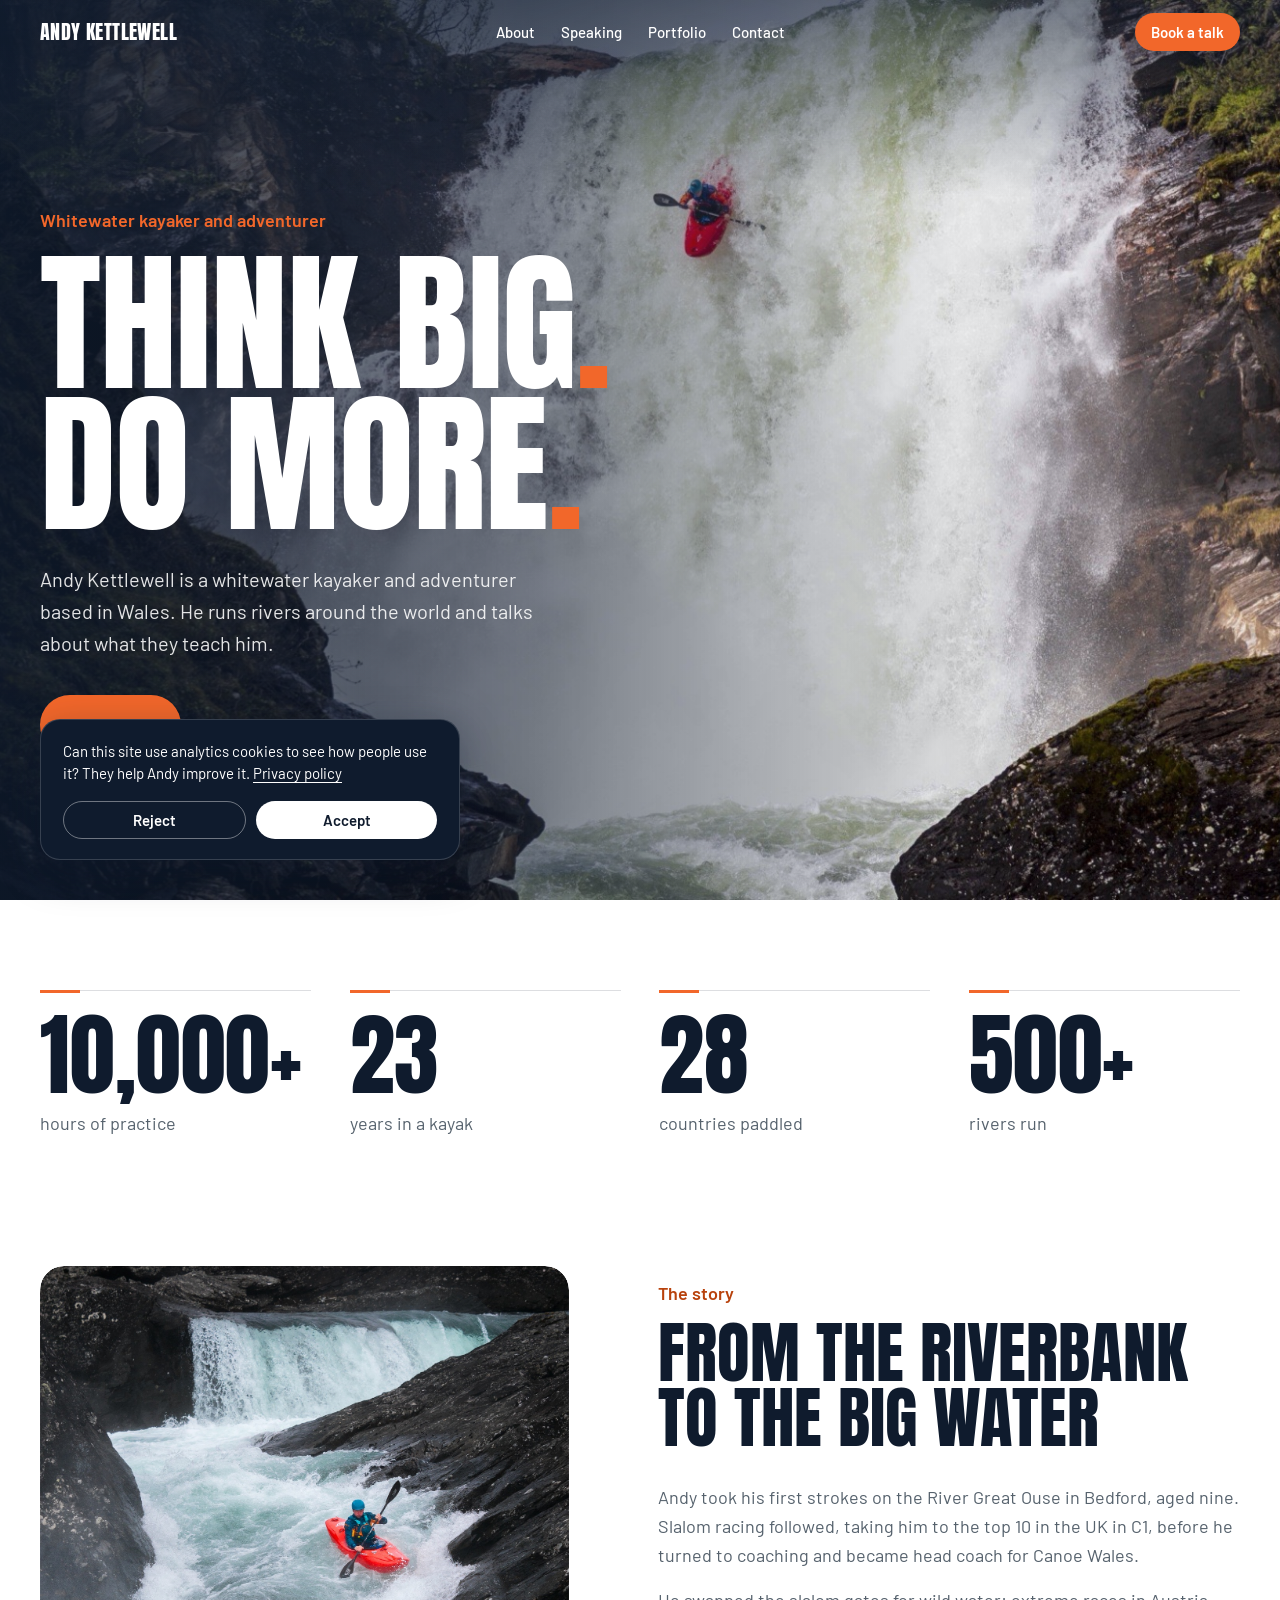
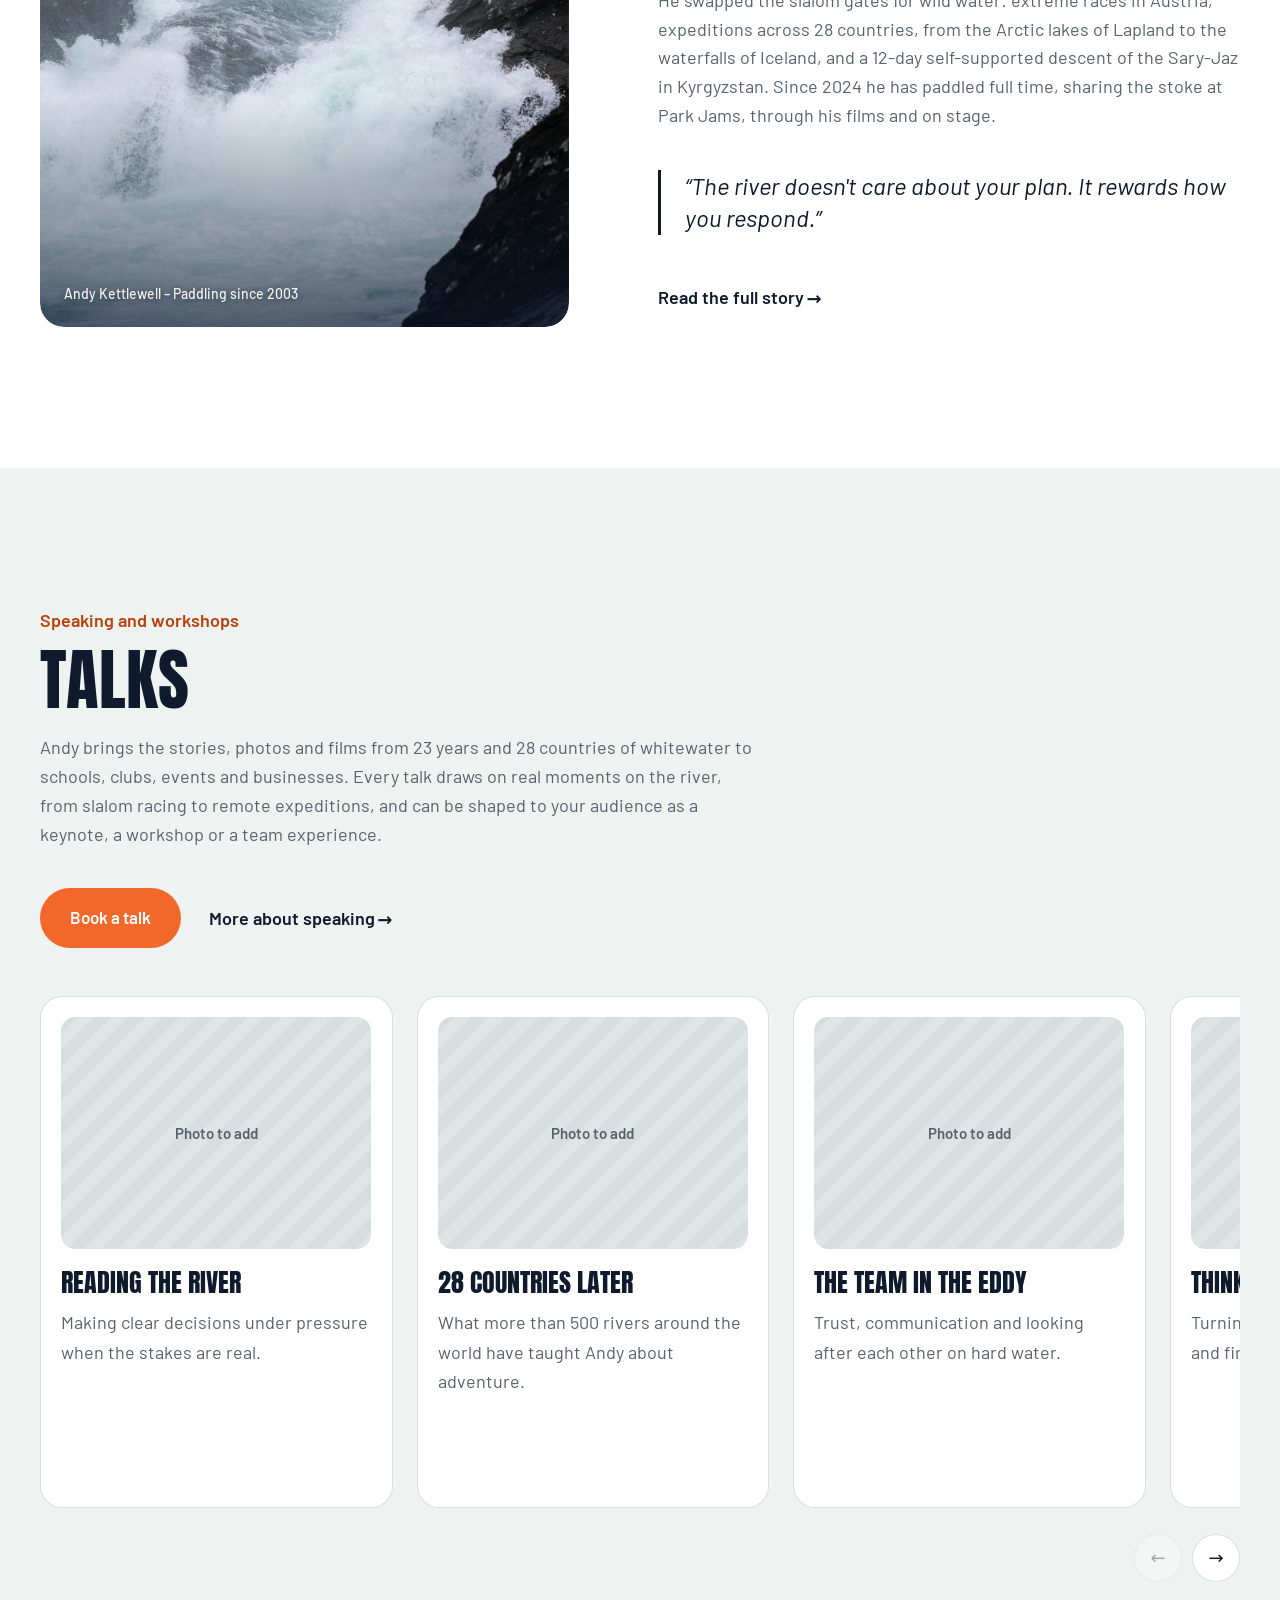
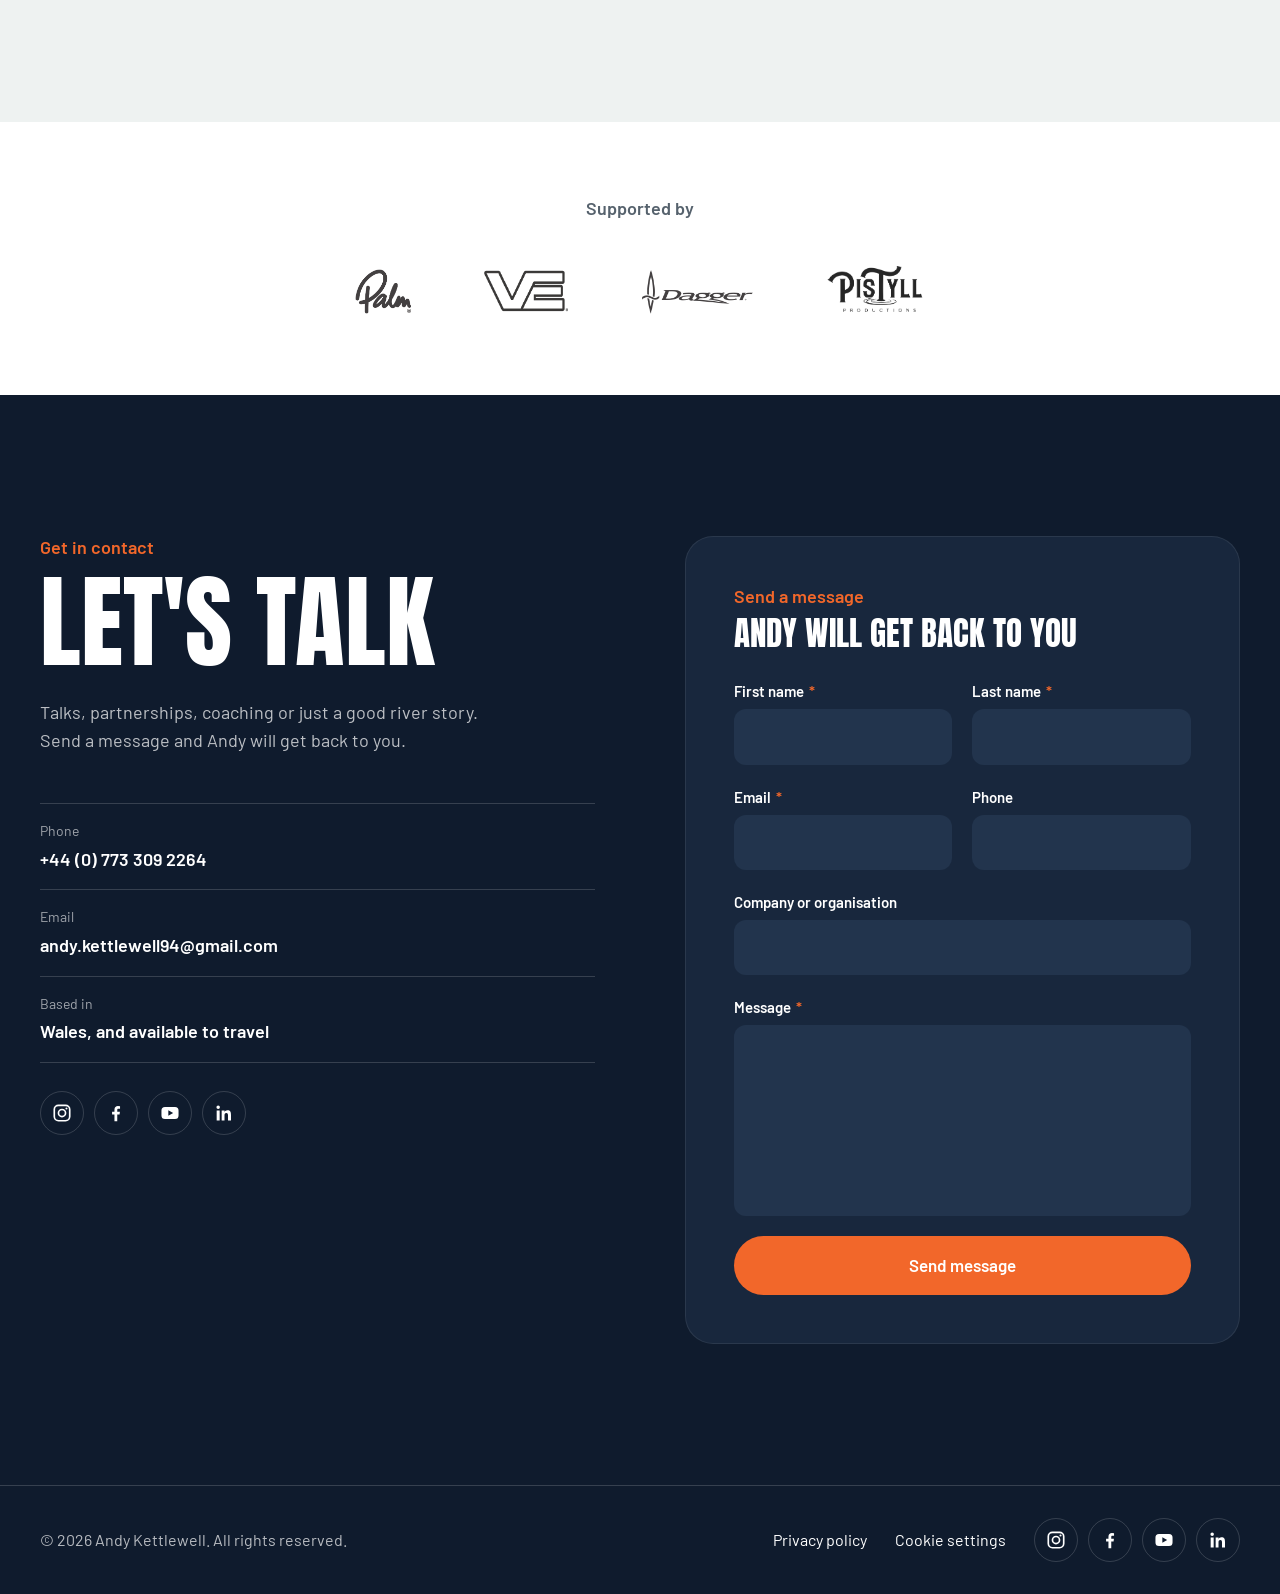
<file: index.html>
<!DOCTYPE html>
<html lang="en-GB">
<head>
  <!-- Google Tag Manager, with analytics cookies off until the visitor accepts (Consent Mode) -->
  <script>
    window.dataLayer = window.dataLayer || [];
    function gtag(){dataLayer.push(arguments);}
    gtag('consent', 'default', {
      ad_storage: 'denied', ad_user_data: 'denied', ad_personalization: 'denied',
      analytics_storage: 'denied', wait_for_update: 500
    });
    try { if (localStorage.getItem('ak-analytics-consent') === 'granted') gtag('consent', 'update', { analytics_storage: 'granted' }); } catch (e) {}
  </script>
  <script>(function(w,d,s,l,i){w[l]=w[l]||[];w[l].push({'gtm.start':
  new Date().getTime(),event:'gtm.js'});var f=d.getElementsByTagName(s)[0],
  j=d.createElement(s),dl=l!='dataLayer'?'&l='+l:'';j.async=true;j.src=
  'https://www.googletagmanager.com/gtm.js?id='+i+dl;f.parentNode.insertBefore(j,f);
  })(window,document,'script','dataLayer','GTM-M4QTMZQV');</script>
  <!-- End Google Tag Manager -->
  <meta charset="UTF-8">
  <meta name="viewport" content="width=device-width, initial-scale=1.0">
  <title>Andy Kettlewell | Whitewater kayaker and speaker</title>
  <meta name="description" content="Andy Kettlewell is a whitewater kayaker, adventurer and speaker based in Wales: 23 years, 28 countries and more than 500 rivers.">
  <meta name="theme-color" content="#0f1b2d">

  <!-- Social sharing preview -->
  <meta property="og:title" content="Andy Kettlewell | Think big. Do more.">
  <meta property="og:description" content="Whitewater kayaker, adventurer and speaker based in Wales. 23 years, 28 countries, more than 500 rivers.">
  <meta property="og:image" content="https://andykettlewell.co.uk/image/web/hero-waterfall.jpg">
  <meta property="og:url" content="https://andykettlewell.co.uk">
  <meta name="twitter:card" content="summary_large_image">

  <link rel="preconnect" href="https://fonts.googleapis.com">
  <link rel="preconnect" href="https://fonts.gstatic.com" crossorigin>
  <link href="https://fonts.googleapis.com/css2?family=Anton&family=Barlow:ital,wght@0,400;0,500;0,600;0,700;1,400&display=swap" rel="stylesheet">
  <link rel="stylesheet" href="style.css">
  <script src="scripts.js" defer></script>
</head>
<body>
  <!-- Google Tag Manager (noscript) -->
  <noscript><iframe src="https://www.googletagmanager.com/ns.html?id=GTM-M4QTMZQV" height="0" width="0" style="display:none;visibility:hidden"></iframe></noscript>
  <!-- End Google Tag Manager (noscript) -->

  <!-- ============ HEADER ============ -->
  <header class="site-header">
    <div class="container header-inner">
      <a href="#home" class="logo" aria-label="Andy Kettlewell, home">Andy Kettlewell</a>

      <nav class="nav" id="nav" aria-label="Main">
        <a href="about.html">About</a>
        <a href="speaking.html">Speaking</a>
        <a href="portfolio.html">Portfolio</a>
        <a href="#contact">Contact</a>
        <a href="#contact" class="btn btn-accent btn-sm nav-cta">Book a talk</a>
      </nav>

      <a href="#contact" class="btn btn-accent btn-sm header-cta">Book a talk</a>

      <button class="menu-toggle" aria-label="Open menu" aria-expanded="false" aria-controls="nav">
        <span></span><span></span>
      </button>
    </div>
  </header>

  <main>

    <!-- ============ HERO ============ -->
    <section class="hero" id="home">
      <picture class="hero-media">
        <source media="(max-width: 700px)" srcset="image/web/hero-waterfall-small.jpg">
        <img src="image/web/hero-waterfall.jpg" srcset="image/web/hero-waterfall-small.jpg 1400w, image/web/hero-waterfall.jpg 2560w" sizes="100vw" alt="Andy Kettlewell running a huge waterfall in a red kayak" fetchpriority="high" data-photographer="David Sodomka">
      </picture>

      <div class="container hero-content">
        <p class="kicker">Whitewater kayaker and adventurer</p>
        <h1 class="display">
          Think big<span class="dot">.</span><br>
          Do more<span class="dot">.</span>
        </h1>
        <p class="hero-lead">
          Andy Kettlewell is a whitewater kayaker and adventurer based in Wales.
          He runs rivers around the world and talks about what they teach him.
        </p>
        <div class="hero-actions">
          <a href="#talks" class="btn btn-accent">Book a talk</a>
          <a href="about.html" class="text-link">Read his story<span aria-hidden="true">→</span></a>
        </div>
      </div>
    </section>

    <!-- ============ HIGHLIGHTS ============ -->
    <section class="highlights" aria-label="Highlights">
      <div class="container">
        <ul class="stats">
          <li><strong>10,000+</strong> <span>hours of practice</span></li>
          <li><strong>23</strong> <span>years in a kayak</span></li>
          <li><strong>28</strong> <span>countries paddled</span></li>
          <li><strong>500+</strong> <span>rivers run</span></li>
        </ul>
      </div>
    </section>

    <!-- ============ STORY ============ -->
    <section class="section story" id="story">
      <div class="container story-grid">
        <figure class="story-media">
          <img src="image/web/story-atom-suit.jpg" alt="Andy paddling a red kayak through a steep rapid in a dark rocky gorge, a waterfall behind him" loading="lazy" data-photographer="Jakub Šedivý">
          <figcaption>Andy Kettlewell – Paddling since 2003</figcaption>
        </figure>

        <div class="story-copy">
          <p class="kicker">The story</p>
          <h2 class="display-md">From the riverbank to the big water</h2>

          <p>
            Andy took his first strokes on the River Great Ouse in Bedford,
            aged nine. Slalom racing followed, taking him to the top 10 in the UK in C1, 
            before he turned to coaching and became head coach for Canoe Wales.
          </p>
          <p>
            He swapped the slalom gates for wild water: extreme races in
            Austria, expeditions across 28 countries, from the
            Arctic lakes of Lapland to the
            waterfalls of Iceland, and a
            12-day self-supported descent of the
            Sary-Jaz in Kyrgyzstan. Since 2024 he has paddled full time,
            sharing the stoke at Park Jams, through his films and on stage.
          </p>
          <!-- EDIT: placeholder quote, swap for something you'd say -->
          <blockquote class="pull-quote">
            “The river doesn't care about your plan. It rewards how you respond.”
          </blockquote>
          <a href="about.html" class="text-link story-more">Read the full story<span aria-hidden="true">→</span></a>
        </div>
      </div>
    </section>

    <!-- ============ TALKS ============ -->
    <!-- EDIT: placeholder talk titles and summaries, keep in step with about.html and speaking.html -->
    <section class="talks-band" id="talks">
      <div class="container">
        <div class="talks-band-head">
          <div>
            <p class="kicker">Speaking and workshops</p>
            <h2 class="display-md">Talks</h2>
          </div>
          <p>
            Andy brings the stories, photos and films from 23 years and 28
            countries of whitewater to schools, clubs, events and businesses.
            Every talk draws on real moments on the river, from slalom racing to
            remote expeditions, and can be shaped to your audience as a keynote,
            a workshop or a team experience.
          </p>
        </div>
        <div class="talks-band-actions">
          <a href="#contact" class="btn btn-accent">Book a talk</a>
          <a href="speaking.html" class="text-link">More about speaking<span aria-hidden="true">→</span></a>
        </div>
        <div class="talk-slider">
          <div class="talk-cards" id="talk-cards" tabindex="0" aria-label="Talks, scroll sideways for more">
            <article class="talk-card">
              <!-- PHOTO: replace with <img src="image/..." alt="..." loading="lazy"> -->
              <div class="talk-card-media"><div class="ph" role="img" aria-label="Photo to come"><span>Photo to add</span></div></div>
              <h3>Reading the river</h3>
              <p>Making clear decisions under pressure when the stakes are real.</p>
            </article>
            <article class="talk-card">
              <!-- PHOTO: replace with <img src="image/..." alt="..." loading="lazy"> -->
              <div class="talk-card-media"><div class="ph" role="img" aria-label="Photo to come"><span>Photo to add</span></div></div>
              <h3>28 countries later</h3>
              <p>What more than 500 rivers around the world have taught Andy about adventure.</p>
            </article>
            <article class="talk-card">
              <!-- PHOTO: replace with <img src="image/..." alt="..." loading="lazy"> -->
              <div class="talk-card-media"><div class="ph" role="img" aria-label="Photo to come"><span>Photo to add</span></div></div>
              <h3>The team in the eddy</h3>
              <p>Trust, communication and looking after each other on hard water.</p>
            </article>
            <article class="talk-card">
              <!-- PHOTO: replace with <img src="image/..." alt="..." loading="lazy"> -->
              <div class="talk-card-media"><div class="ph" role="img" aria-label="Photo to come"><span>Photo to add</span></div></div>
              <h3>Think big, do more</h3>
              <p>Turning big ambitions into first steps, and first steps into habits.</p>
            </article>
          </div>
          <div class="slider-controls">
            <button type="button" class="slider-btn" data-dir="-1" aria-controls="talk-cards" aria-label="Previous talks">←</button>
            <button type="button" class="slider-btn" data-dir="1" aria-controls="talk-cards" aria-label="Next talks">→</button>
          </div>
        </div>
      </div>
    </section>

    <!-- ============ PARTNERS ============ -->
    <section class="partners" id="partners">
      <div class="container">
        <h2 class="minor-heading center">Supported by</h2>
        <ul class="partner-row">
          <li><a href="https://palmequipmenteurope.com" target="_blank" rel="noopener"><img src="image/logos/palm.png" alt="Palm Equipment"></a></li>
          <li><a href="https://www.vepaddles.com" target="_blank" rel="noopener"><img src="image/logos/ve.png" alt="VE Paddles"></a></li>
          <li><a href="https://www.dagger.com" target="_blank" rel="noopener"><img src="image/logos/dagger.png" alt="Dagger Kayaks"></a></li>
          <li><a href="https://www.youtube.com/@PistyllProductions" target="_blank" rel="noopener"><img src="image/logos/pistyll.png" alt="Pistyll Productions"></a></li>
        </ul>
      </div>
    </section>

    <!-- ============ CONTACT ============ -->
    <section class="section contact" id="contact">
      <div class="container contact-grid">
        <div class="contact-intro">
          <p class="kicker">Get in contact</p>
          <h2 class="display-lg">Let's talk</h2>
          <p>
            Talks, partnerships, coaching or just a good river story.<br>
            Send a message and Andy will get back to you.
          </p>

          <dl class="contact-list">
            <div>
              <dt>Phone</dt>
              <dd><a href="tel:+447733092264">+44 (0) 773 309 2264</a></dd>
            </div>
            <div>
              <dt>Email</dt>
              <dd><a href="mailto:andy.kettlewell94@gmail.com">andy.kettlewell94@gmail.com</a></dd>
            </div>
            <div>
              <dt>Based in</dt>
              <dd>Wales, and available to travel</dd>
            </div>
          </dl>

          <ul class="socials" aria-label="Social media">
            <li><a href="https://www.instagram.com/akettlewell94/" target="_blank" rel="noopener" aria-label="Instagram"><svg viewBox="0 0 24 24" aria-hidden="true"><rect x="2.75" y="2.75" width="18.5" height="18.5" rx="5" fill="none" stroke="currentColor" stroke-width="2"/><circle cx="12" cy="12" r="4.25" fill="none" stroke="currentColor" stroke-width="2"/><circle cx="17.4" cy="6.6" r="1.25" fill="currentColor"/></svg></a></li>
            <li><a href="https://www.facebook.com/AndyKettlewell1" target="_blank" rel="noopener" aria-label="Facebook"><svg viewBox="0 0 24 24" aria-hidden="true"><path fill="currentColor" d="M13.5 22v-8.2h2.8l.4-3.3h-3.2V8.4c0-.95.27-1.6 1.63-1.6h1.72V3.86A23 23 0 0 0 14.35 3.7c-2.5 0-4.2 1.52-4.2 4.32v2.48H7.3v3.3h2.85V22z"/></svg></a></li>
            <li><a href="https://www.youtube.com/@PistyllProductions" target="_blank" rel="noopener" aria-label="YouTube"><svg viewBox="0 0 24 24" aria-hidden="true"><path fill="currentColor" fill-rule="evenodd" d="M6 4.75h12A4.25 4.25 0 0 1 22.25 9v6A4.25 4.25 0 0 1 18 19.25H6A4.25 4.25 0 0 1 1.75 15V9A4.25 4.25 0 0 1 6 4.75zM10 8.6v6.8l5.8-3.4z"/></svg></a></li>
            <li><a href="https://www.linkedin.com/in/andy-kettlewell-2539121a6/" target="_blank" rel="noopener" aria-label="LinkedIn"><svg viewBox="0 0 24 24" aria-hidden="true"><path fill="currentColor" d="M3.2 9h3.6v12H3.2zM5 3a2.1 2.1 0 1 1 0 4.2A2.1 2.1 0 0 1 5 3zM9.2 9h3.45v1.65h.05c.48-.9 1.65-1.85 3.4-1.85 3.64 0 4.3 2.4 4.3 5.5V21h-3.6v-5.9c0-1.4-.03-3.2-1.95-3.2-1.95 0-2.25 1.52-2.25 3.1v6H9.2z"/></svg></a></li>
          </ul>
        </div>

        <div class="contact-panel">
          <!-- FORMSPREE: form ID mgakagqe, manage it at formspree.io -->
          <form class="contact-form" id="contact-form" action="https://formspree.io/f/mgakagqe" method="POST" novalidate>
            <input type="hidden" name="_subject" value="New message from andykettlewell.co.uk">
            <!-- spam trap: real people never see or fill this in -->
            <input type="text" name="_gotcha" class="hp" tabindex="-1" autocomplete="off" aria-hidden="true">
            <div class="form-head">
              <p class="kicker">Send a message</p>
              <h3>Andy will get back to you</h3>
            </div>
            <div class="field-row field-row-names">
              <label class="field">
                <span>First name <span class="req" aria-hidden="true">*</span></span>
                <input type="text" name="first_name" autocomplete="given-name" required>
              </label>
              <label class="field">
                <span>Last name <span class="req" aria-hidden="true">*</span></span>
                <input type="text" name="last_name" autocomplete="family-name" required>
              </label>
            </div>
            <div class="field-row">
              <label class="field">
                <span>Email <span class="req" aria-hidden="true">*</span></span>
                <input type="email" name="email" autocomplete="email" required>
              </label>
              <label class="field">
                <span>Phone</span>
                <input type="tel" name="phone" autocomplete="tel">
              </label>
            </div>
            <label class="field">
              <span>Company or organisation</span>
              <input type="text" name="company" autocomplete="organization">
            </label>
            <label class="field">
              <span>Message <span class="req" aria-hidden="true">*</span></span>
              <textarea name="message" rows="6" required></textarea>
            </label>
            <button type="submit" class="btn btn-accent btn-block" id="form-submit">Send message</button>
            <p class="form-error" id="form-error" role="alert"></p>
          </form>

          <div class="form-success" id="form-success" tabindex="-1" hidden>
            <h3>Message sent</h3>
            <p>Thanks for getting in touch. Andy will reply within 48 hours.</p>
          </div>
        </div>
      </div>
    </section>

  </main>

  <!-- ============ FOOTER ============ -->
  <footer class="site-footer">
    <div class="container footer-inner">
      <p>© <span id="year">2026</span> Andy Kettlewell. All rights reserved.</p>
      <div class="footer-end">
        <ul class="footer-links">
          <li><a href="privacy.html">Privacy policy</a></li>
          <li><a href="#" class="cookie-settings" hidden>Cookie settings</a></li>
        </ul>
        <ul class="socials footer-socials" aria-label="Social media">
          <li><a href="https://www.instagram.com/akettlewell94/" target="_blank" rel="noopener" aria-label="Instagram"><svg viewBox="0 0 24 24" aria-hidden="true"><rect x="2.75" y="2.75" width="18.5" height="18.5" rx="5" fill="none" stroke="currentColor" stroke-width="2"/><circle cx="12" cy="12" r="4.25" fill="none" stroke="currentColor" stroke-width="2"/><circle cx="17.4" cy="6.6" r="1.25" fill="currentColor"/></svg></a></li>
          <li><a href="https://www.facebook.com/AndyKettlewell1" target="_blank" rel="noopener" aria-label="Facebook"><svg viewBox="0 0 24 24" aria-hidden="true"><path fill="currentColor" d="M13.5 22v-8.2h2.8l.4-3.3h-3.2V8.4c0-.95.27-1.6 1.63-1.6h1.72V3.86A23 23 0 0 0 14.35 3.7c-2.5 0-4.2 1.52-4.2 4.32v2.48H7.3v3.3h2.85V22z"/></svg></a></li>
          <li><a href="https://www.youtube.com/@PistyllProductions" target="_blank" rel="noopener" aria-label="YouTube"><svg viewBox="0 0 24 24" aria-hidden="true"><path fill="currentColor" fill-rule="evenodd" d="M6 4.75h12A4.25 4.25 0 0 1 22.25 9v6A4.25 4.25 0 0 1 18 19.25H6A4.25 4.25 0 0 1 1.75 15V9A4.25 4.25 0 0 1 6 4.75zM10 8.6v6.8l5.8-3.4z"/></svg></a></li>
          <li><a href="https://www.linkedin.com/in/andy-kettlewell-2539121a6/" target="_blank" rel="noopener" aria-label="LinkedIn"><svg viewBox="0 0 24 24" aria-hidden="true"><path fill="currentColor" d="M3.2 9h3.6v12H3.2zM5 3a2.1 2.1 0 1 1 0 4.2A2.1 2.1 0 0 1 5 3zM9.2 9h3.45v1.65h.05c.48-.9 1.65-1.85 3.4-1.85 3.64 0 4.3 2.4 4.3 5.5V21h-3.6v-5.9c0-1.4-.03-3.2-1.95-3.2-1.95 0-2.25 1.52-2.25 3.1v6H9.2z"/></svg></a></li>
        </ul>
      </div>
    </div>
  </footer>

</body>
</html>
</file>
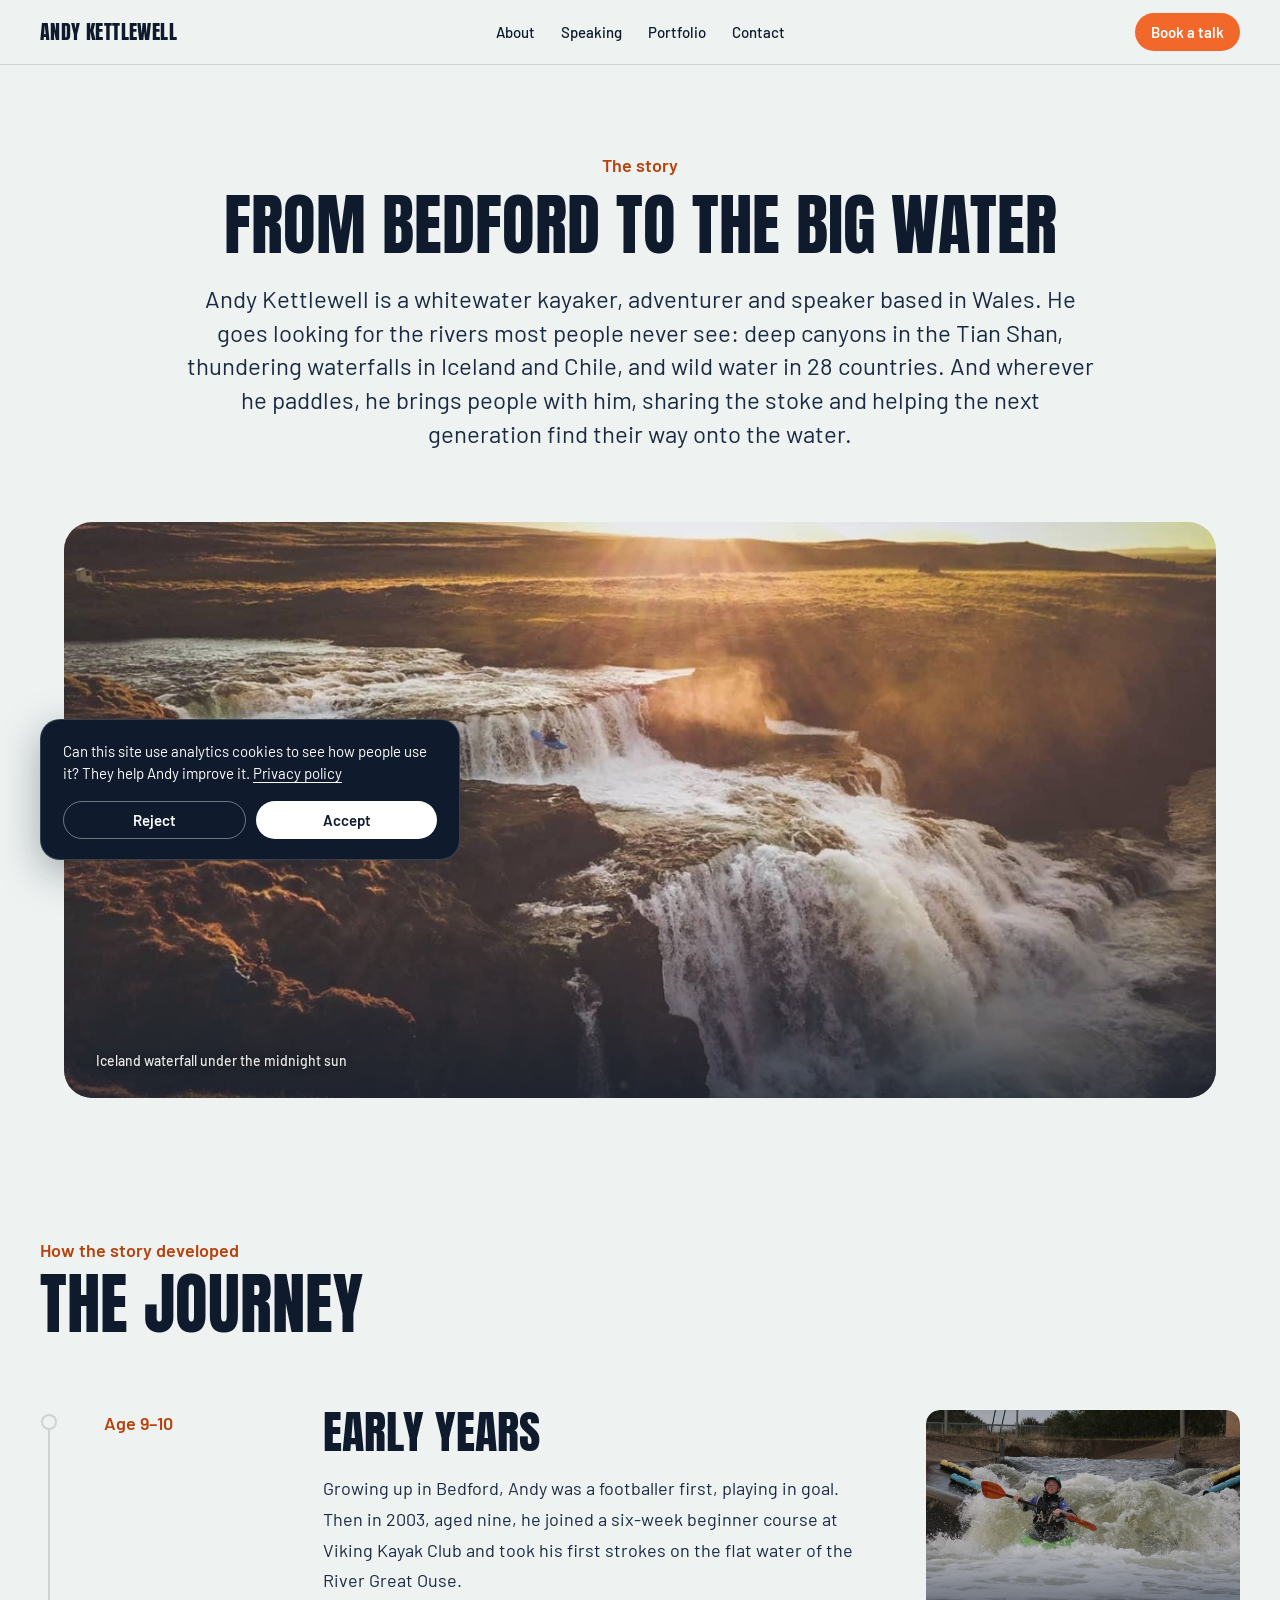
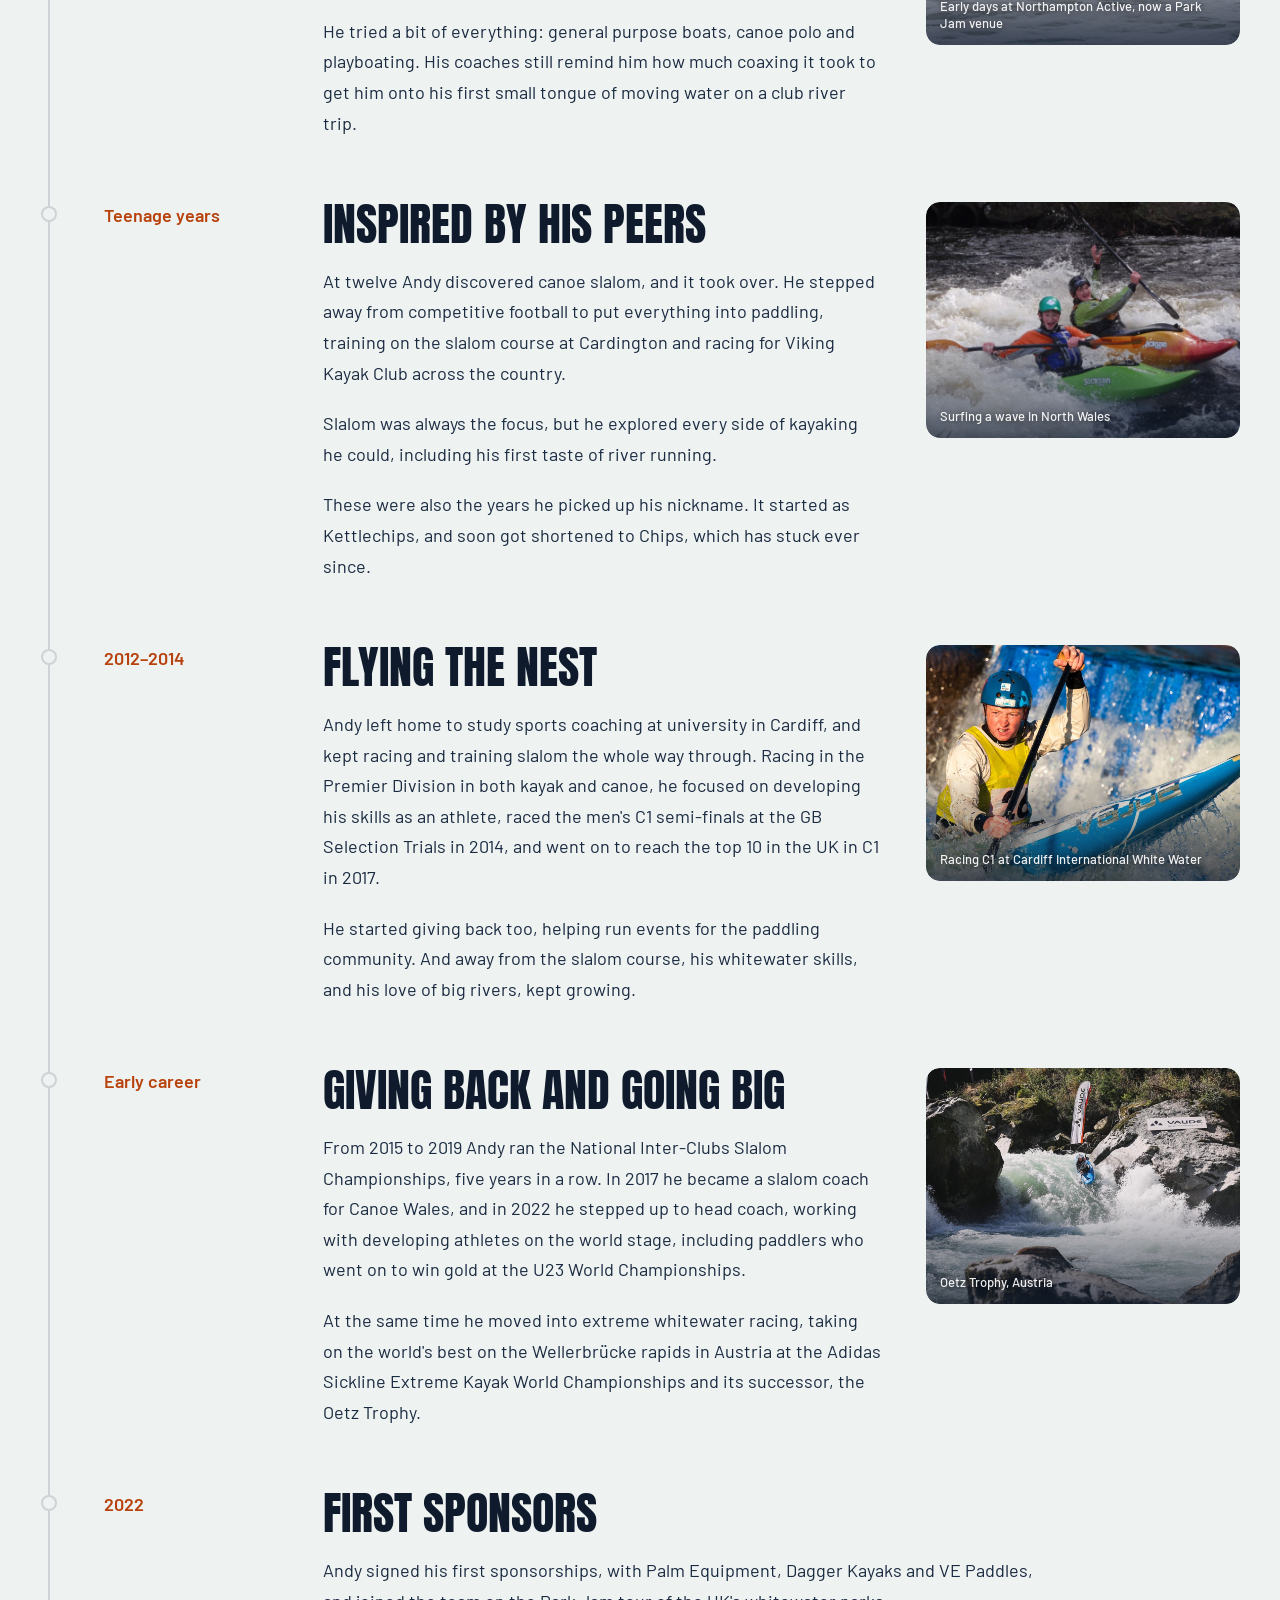
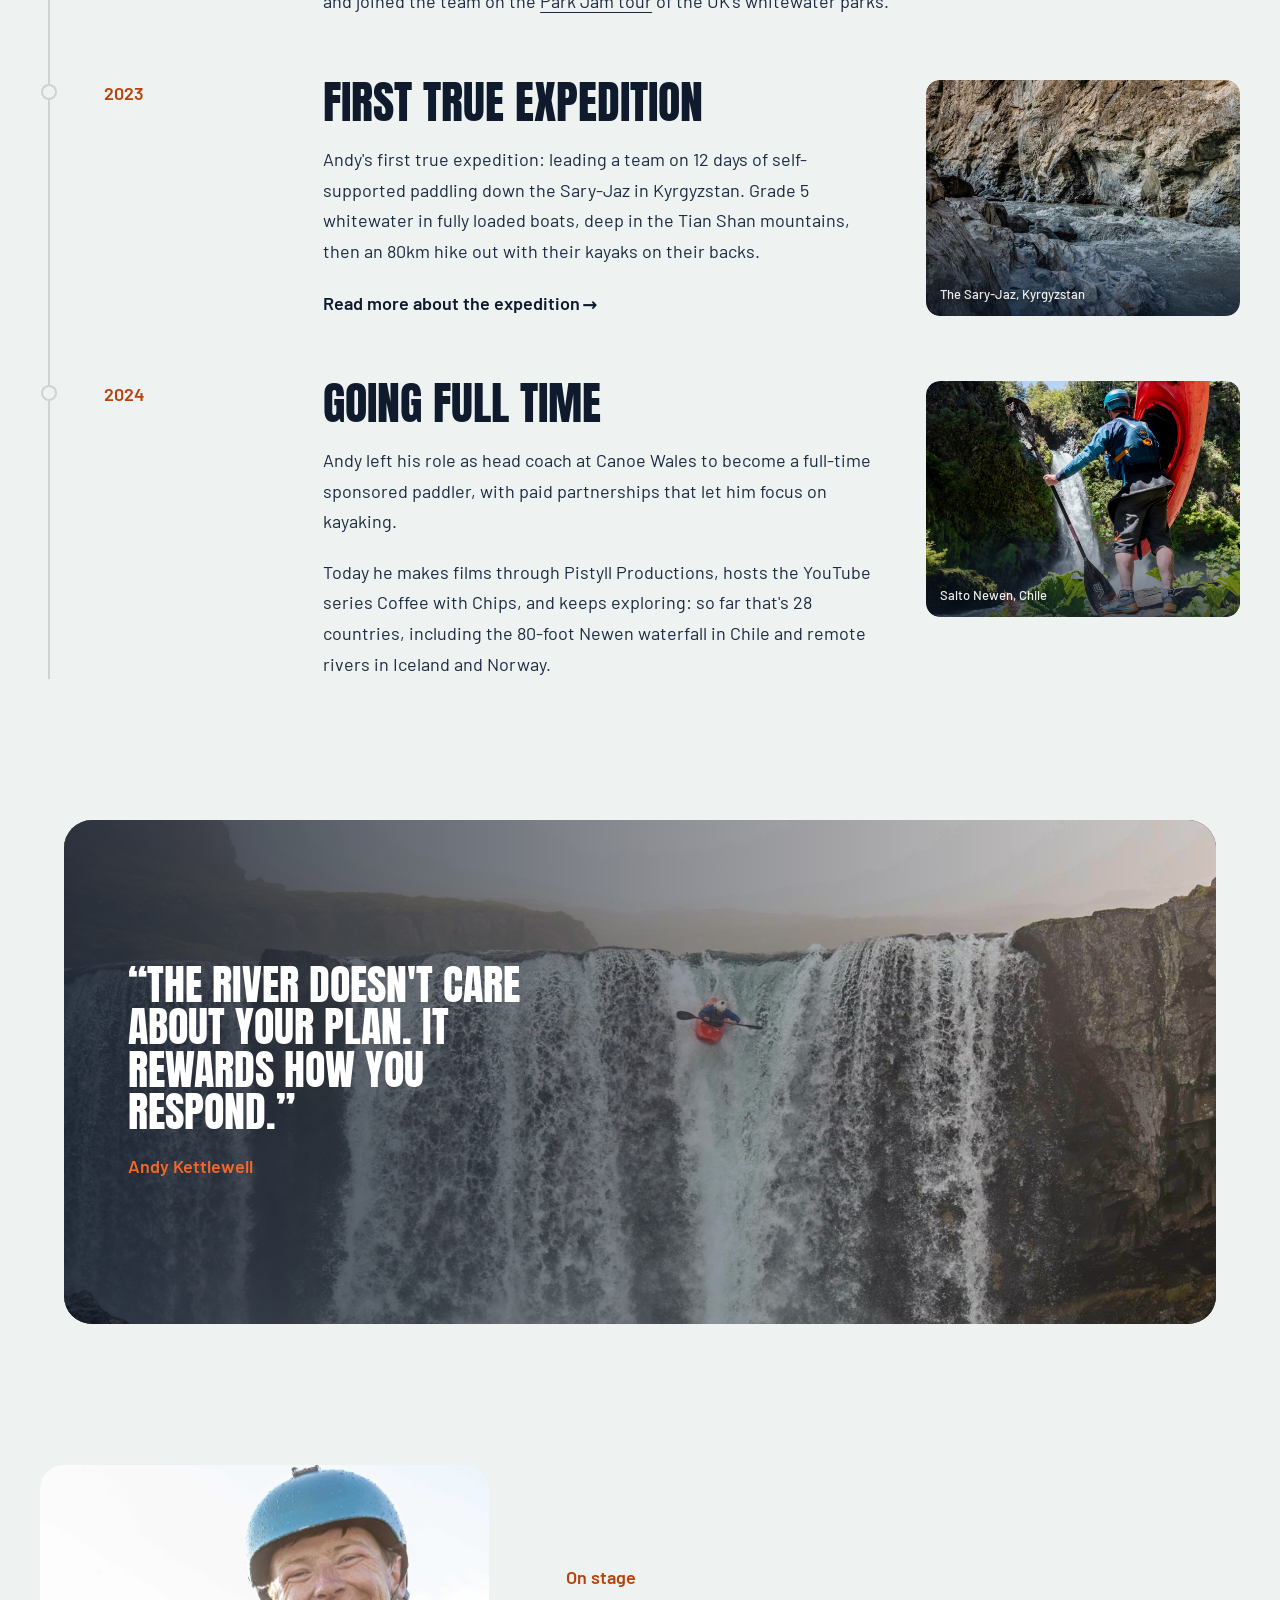
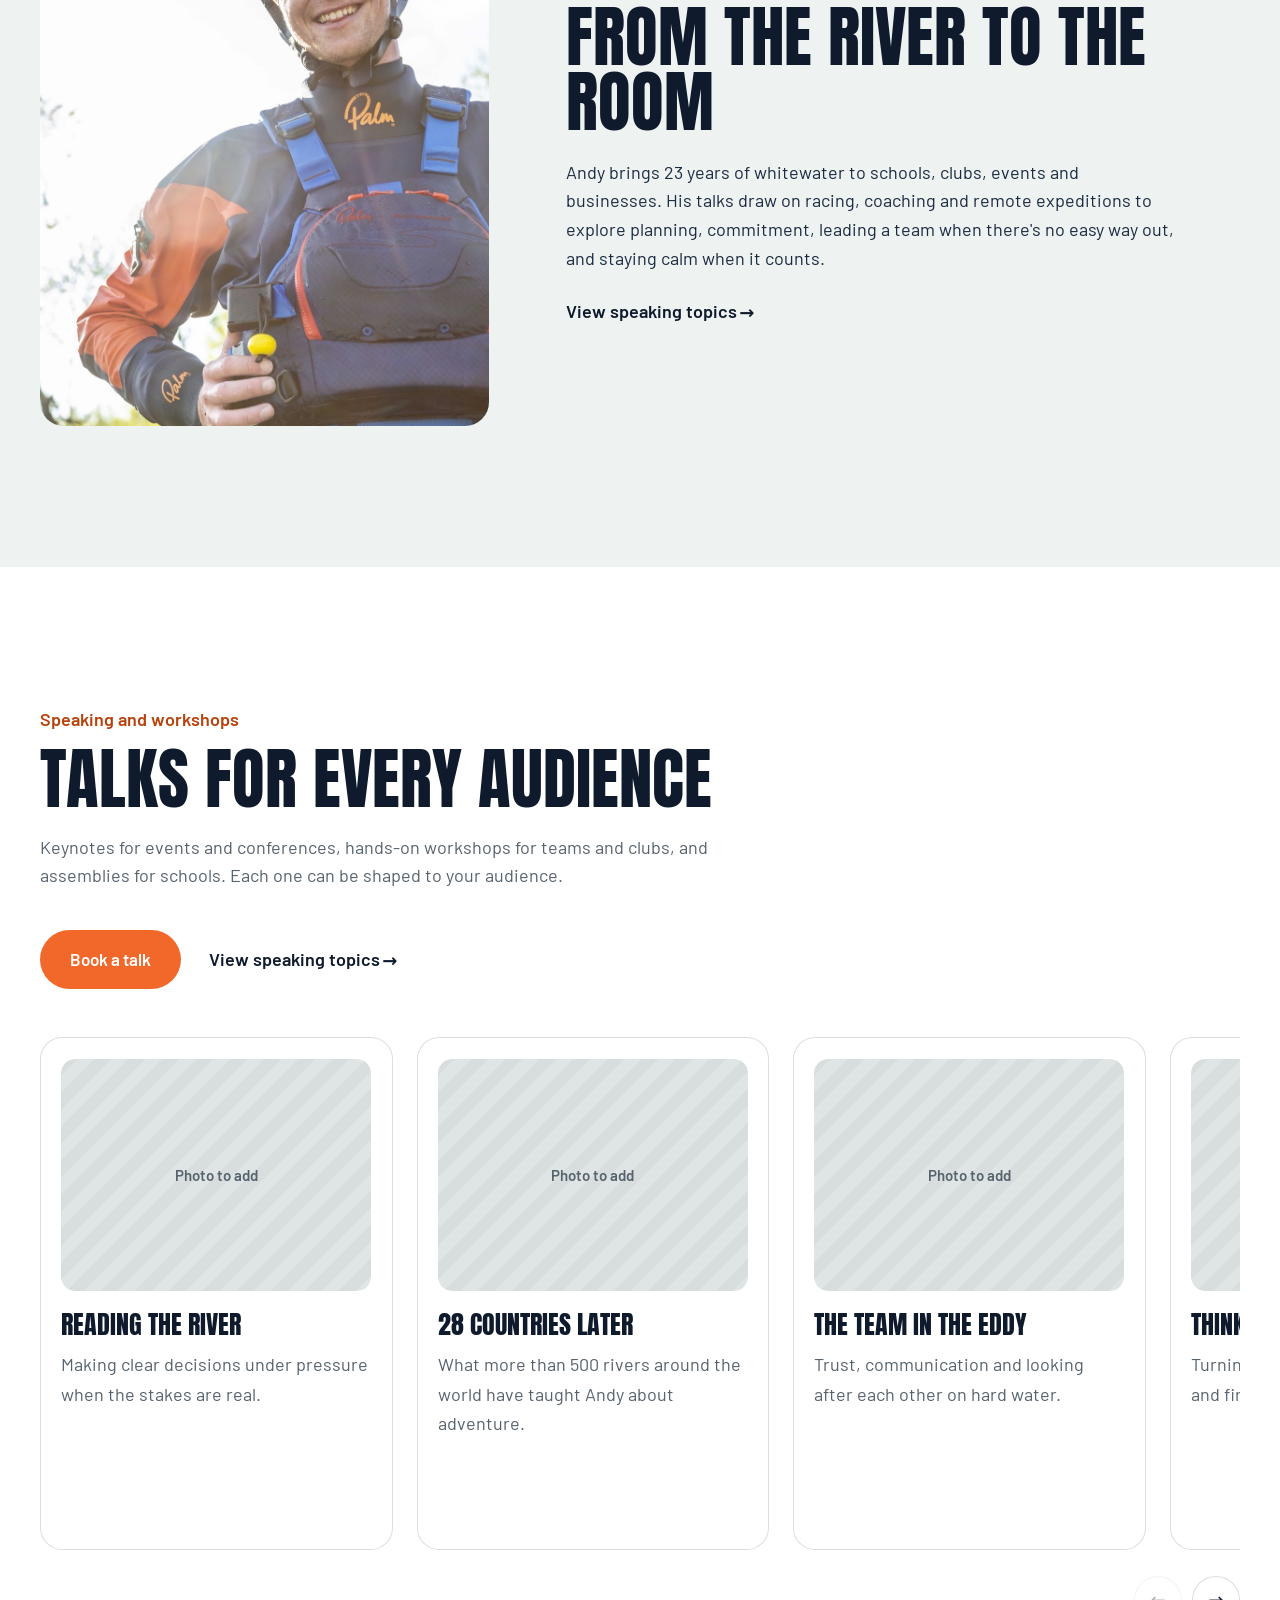
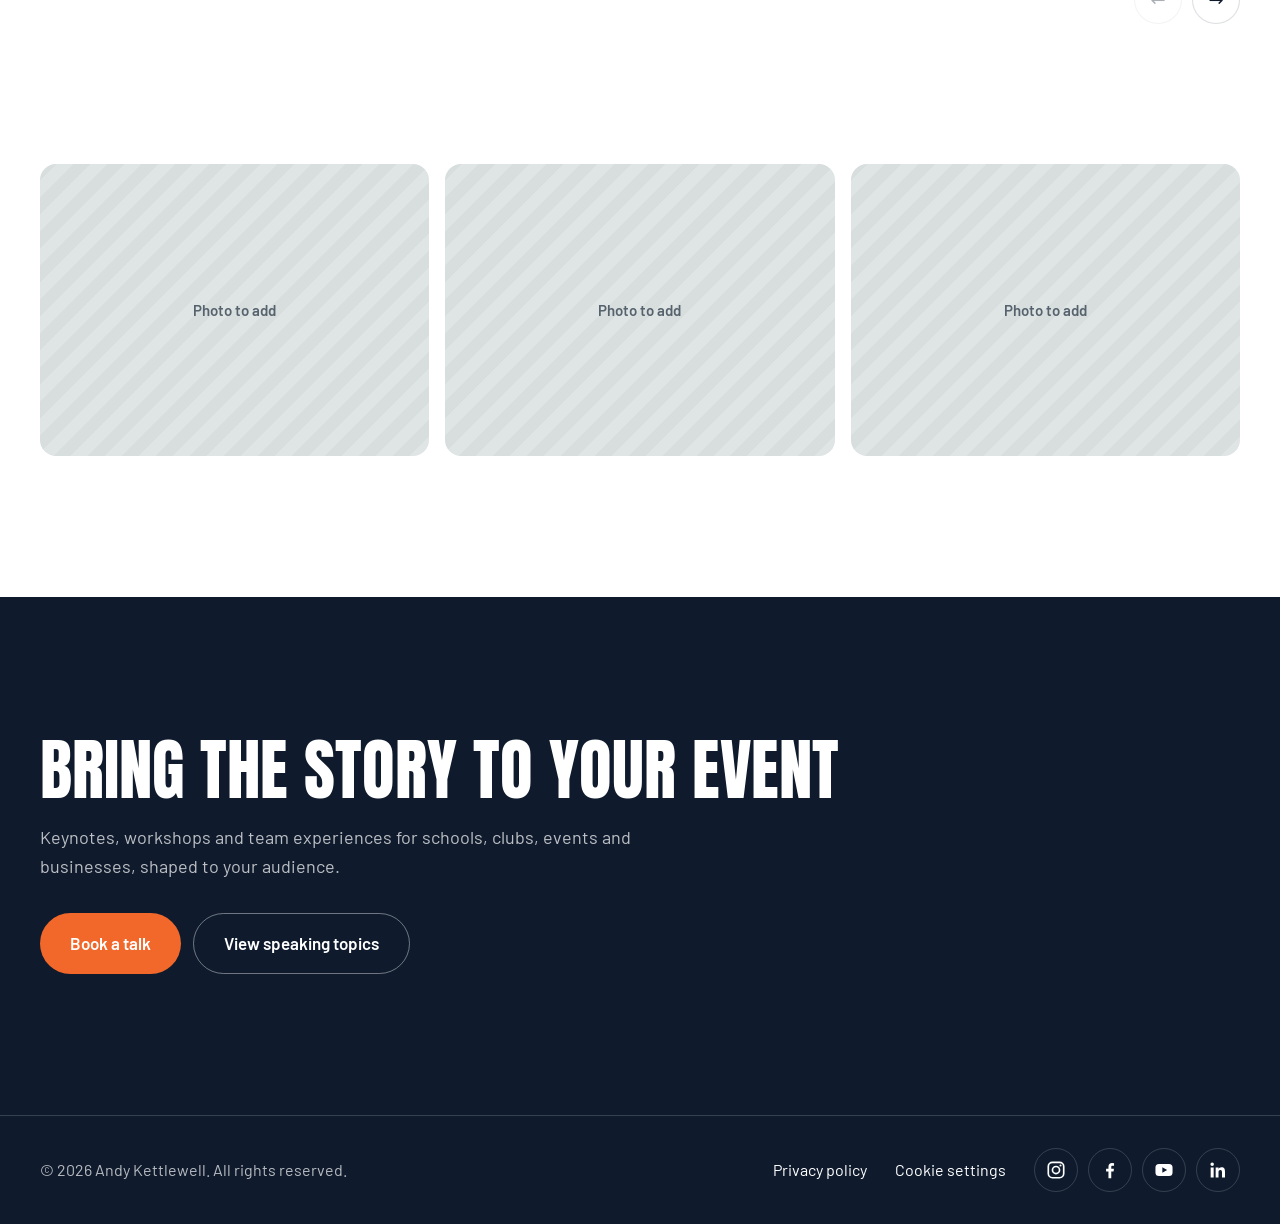
<file: about.html>
<!DOCTYPE html>
<html lang="en-GB">
<head>
  <!-- Google Tag Manager, with analytics cookies off until the visitor accepts (Consent Mode) -->
  <script>
    window.dataLayer = window.dataLayer || [];
    function gtag(){dataLayer.push(arguments);}
    gtag('consent', 'default', {
      ad_storage: 'denied', ad_user_data: 'denied', ad_personalization: 'denied',
      analytics_storage: 'denied', wait_for_update: 500
    });
    try { if (localStorage.getItem('ak-analytics-consent') === 'granted') gtag('consent', 'update', { analytics_storage: 'granted' }); } catch (e) {}
  </script>
  <script>(function(w,d,s,l,i){w[l]=w[l]||[];w[l].push({'gtm.start':
  new Date().getTime(),event:'gtm.js'});var f=d.getElementsByTagName(s)[0],
  j=d.createElement(s),dl=l!='dataLayer'?'&l='+l:'';j.async=true;j.src=
  'https://www.googletagmanager.com/gtm.js?id='+i+dl;f.parentNode.insertBefore(j,f);
  })(window,document,'script','dataLayer','GTM-M4QTMZQV');</script>
  <!-- End Google Tag Manager -->
  <meta charset="UTF-8">
  <meta name="viewport" content="width=device-width, initial-scale=1.0">
  <title>About Andy Kettlewell | Whitewater kayaker and speaker</title>
  <meta name="description" content="The story of Andy Kettlewell, a whitewater kayaker based in Wales: paddling since 2003, 28 countries and more than 500 rivers.">
  <meta name="theme-color" content="#0f1b2d">

  <meta property="og:title" content="About Andy Kettlewell">
  <meta property="og:description" content="Whitewater kayaker based in Wales. Paddling since 2003, 28 countries, more than 500 rivers.">
  <meta property="og:image" content="https://andykettlewell.co.uk/image/web/story-portrait.jpg">
  <meta property="og:url" content="https://andykettlewell.co.uk/about.html">

  <link rel="preconnect" href="https://fonts.googleapis.com">
  <link rel="preconnect" href="https://fonts.gstatic.com" crossorigin>
  <link href="https://fonts.googleapis.com/css2?family=Anton&family=Barlow:ital,wght@0,400;0,500;0,600;0,700;1,400&display=swap" rel="stylesheet">
  <link rel="stylesheet" href="style.css">
  <script src="scripts.js" defer></script>
</head>
<body>
  <!-- Google Tag Manager (noscript) -->
  <noscript><iframe src="https://www.googletagmanager.com/ns.html?id=GTM-M4QTMZQV" height="0" width="0" style="display:none;visibility:hidden"></iframe></noscript>
  <!-- End Google Tag Manager (noscript) -->

  <!-- ============ HEADER ============ -->
  <header class="site-header solid scrolled">
    <div class="container header-inner">
      <a href="index.html" class="logo" aria-label="Andy Kettlewell, home">Andy Kettlewell</a>

      <nav class="nav" id="nav" aria-label="Main">
        <a href="about.html" aria-current="page">About</a>
        <a href="speaking.html">Speaking</a>
        <a href="portfolio.html">Portfolio</a>
        <a href="index.html#contact">Contact</a>
        <a href="index.html#contact" class="btn btn-accent btn-sm nav-cta">Book a talk</a>
      </nav>

      <a href="index.html#contact" class="btn btn-accent btn-sm header-cta">Book a talk</a>

      <button class="menu-toggle" aria-label="Open menu" aria-expanded="false" aria-controls="nav">
        <span></span><span></span>
      </button>
    </div>
  </header>

  <main class="about">

    <!-- ============ INTRO ============ -->
    <section class="about-hero">
      <div class="container">
        <p class="kicker">The story</p>
        <h1 class="display-md about-title">From Bedford to the big water</h1>
        <p class="about-lead">
          Andy Kettlewell is a whitewater kayaker, adventurer and speaker based in
          Wales. He goes looking for the rivers most people never see: deep
          canyons in the Tian Shan, thundering waterfalls in Iceland and Chile,
          and wild water in 28 countries. And wherever he paddles, he brings
          people with him, sharing the stoke and helping the next generation
          find their way onto the water.
        </p>
      </div>
      <figure class="about-hero-photo">
        <img src="image/web/about-iceland.jpg" alt="Golden evening light over a wide, stepped waterfall in Iceland" data-photographer="Mirto Menghetti">
        <figcaption class="photo-overlay-caption">Iceland waterfall under the midnight sun</figcaption>
      </figure>
    </section>

    <!-- ============ JOURNEY ============ -->
    <!-- Andy's journey, told down a "river": the orange line fills as you scroll -->
    <section class="journey" aria-labelledby="journey-title">
      <div class="container">
        <p class="kicker">How the story developed</p>
        <h2 id="journey-title" class="display-md journey-title">The journey</h2>
        <div class="journey-river">
          <div class="river-line" aria-hidden="true"><span class="river-fill"></span></div>
          <ol class="journey-chapters">
          <li class="chapter" id="ch-early-years">
            <span class="chapter-node" aria-hidden="true"></span>
            <p class="chapter-when">Age 9–10</p>
            <div class="chapter-text">
              <h3>Early years</h3>
              <p>Growing up in Bedford, Andy was a footballer first, playing in goal. Then in 2003, aged nine, he joined a six-week beginner course at Viking Kayak Club and took his first strokes on the flat water of the River Great Ouse.</p>
              <p>He tried a bit of everything: general purpose boats, canoe polo and playboating. His coaches still remind him how much coaxing it took to get him onto his first small tongue of moving water on a club river trip.</p>
            </div>
            <figure class="chapter-photo">
              <img src="image/web/journey-early-years.jpg" alt="Young Andy in a green playboat in the foam of a whitewater course" loading="lazy">
              <figcaption>Early days at Northampton Active, now a Park Jam venue</figcaption>
            </figure>
          </li>

          <li class="chapter" id="ch-teenage">
            <span class="chapter-node" aria-hidden="true"></span>
            <p class="chapter-when">Teenage years</p>
            <div class="chapter-text">
              <h3>Inspired by his peers</h3>
              <p>At twelve Andy discovered canoe slalom, and it took over. He stepped away from competitive football to put everything into paddling, training on the slalom course at Cardington and racing for Viking Kayak Club across the country.</p>
              <p>Slalom was always the focus, but he explored every side of kayaking he could, including his first taste of river running.</p>
              <p>These were also the years he picked up his nickname. It started as Kettlechips, and soon got shortened to Chips, which has stuck ever since.</p>
            </div>
            <figure class="chapter-photo">
              <img src="image/web/journey-teenage.jpg" alt="Teenage Andy and a friend grinning as they surf a wave together" loading="lazy">
              <figcaption>Surfing a wave in North Wales</figcaption>
            </figure>
          </li>

          <li class="chapter" id="ch-university">
            <span class="chapter-node" aria-hidden="true"></span>
            <p class="chapter-when">2012–2014</p>
            <div class="chapter-text">
              <h3>Flying the nest</h3>
              <p>Andy left home to study sports coaching at university in Cardiff, and kept racing and training slalom the whole way through. Racing in the Premier Division in both kayak and canoe, he focused on developing his skills as an athlete, raced the men's C1 semi-finals at the GB Selection Trials in 2014, and went on to reach the top 10 in the UK in C1 in 2017.</p>
              <p>He started giving back too, helping run events for the paddling community. And away from the slalom course, his whitewater skills, and his love of big rivers, kept growing.</p>
            </div>
            <figure class="chapter-photo">
              <img src="image/web/journey-flying-the-nest.jpg" alt="Andy racing a slalom canoe through whitewater" loading="lazy">
              <figcaption>Racing C1 at Cardiff International White Water</figcaption>
            </figure>
          </li>

          <li class="chapter" id="ch-early-career">
            <span class="chapter-node" aria-hidden="true"></span>
            <p class="chapter-when">Early career</p>
            <div class="chapter-text">
              <h3>Giving back and going big</h3>
              <p>From 2015 to 2019 Andy ran the National Inter-Clubs Slalom Championships, five years in a row. In 2017 he became a slalom coach for Canoe Wales, and in 2022 he stepped up to head coach, working with developing athletes on the world stage, including paddlers who went on to win gold at the U23 World Championships.</p>
              <p>At the same time he moved into extreme whitewater racing, taking on the world's best on the Wellerbrücke rapids in Austria at the Adidas Sickline Extreme Kayak World Championships and its successor, the Oetz Trophy.</p>
            </div>
            <figure class="chapter-photo">
              <img src="image/web/journey-early-career.jpg" alt="Andy dropping into a big rapid between boulders at the Oetz Trophy" loading="lazy" data-photographer="Milos Jakobi">
              <figcaption>Oetz Trophy, Austria</figcaption>
            </figure>
          </li>

          <li class="chapter no-photo" id="ch-2022">
            <span class="chapter-node" aria-hidden="true"></span>
            <p class="chapter-when">2022</p>
            <div class="chapter-text">
              <h3>First sponsors</h3>
              <p>Andy signed his first sponsorships, with Palm Equipment, Dagger Kayaks and VE Paddles, and joined the team on the <a href="portfolio-park-jam.html">Park Jam tour</a> of the UK's whitewater parks.</p>
            </div>
          </li>

          <li class="chapter" id="ch-2023">
            <span class="chapter-node" aria-hidden="true"></span>
            <p class="chapter-when">2023</p>
            <div class="chapter-text">
              <h3>First true expedition</h3>
              <p>Andy's first true expedition: leading a team on 12 days of self-supported paddling down the Sary-Jaz in Kyrgyzstan. Grade 5 whitewater in fully loaded boats, deep in the Tian Shan mountains, then an 80km hike out with their kayaks on their backs.</p>
              <a href="portfolio-kyrgyzstan.html" class="text-link chapter-more">Read more about the expedition<span aria-hidden="true">→</span></a>
            </div>
            <figure class="chapter-photo">
              <img src="image/web/journey-saryjaz.jpg" alt="Kayakers dwarfed by towering canyon walls on the Sary-Jaz" loading="lazy" data-photographer="Aaron White">
              <figcaption>The Sary-Jaz, Kyrgyzstan</figcaption>
            </figure>
          </li>

          <li class="chapter" id="ch-2024">
            <span class="chapter-node" aria-hidden="true"></span>
            <p class="chapter-when">2024</p>
            <div class="chapter-text">
              <h3>Going full time</h3>
              <p>Andy left his role as head coach at Canoe Wales to become a full-time sponsored paddler, with paid partnerships that let him focus on kayaking.</p>
              <p>Today he makes films through Pistyll Productions, hosts the YouTube series Coffee with Chips, and keeps exploring: so far that's 28 countries, including the 80-foot Newen waterfall in Chile and remote rivers in Iceland and Norway.</p>
            </div>
            <figure class="chapter-photo">
              <img src="image/web/journey-newen.jpg" alt="Andy holding his paddle and kayak below the Salto Newen waterfall in Chile" loading="lazy" data-photographer="David Sodomka">
              <figcaption>Salto Newen, Chile</figcaption>
            </figure>
          </li>
          </ol>
        </div>
      </div>
    </section>

    <!-- ============ QUOTE ============ -->
    <!-- EDIT: placeholder quote, swap for something Andy says -->
    <section class="quote-band">
      <figure class="quote-photo">
        <img src="image/web/about-quote-waterfall.jpg" alt="" loading="lazy" data-photographer="John Haines">
        <blockquote>
          <p>“The river doesn't care about your plan. It rewards how you respond.”</p>
          <footer>Andy Kettlewell</footer>
        </blockquote>
      </figure>
    </section>

    <!-- ============ SPEAKER INTRO ============ -->
    <section class="speaker-intro">
      <div class="container speaker-grid">
        <figure class="speaker-photo">
          <img src="image/web/story-portrait.jpg" alt="Andy Kettlewell smiling on the riverbank in his paddling kit" loading="lazy" data-photographer="David Sodomka">
        </figure>
        <div>
          <p class="kicker">On stage</p>
          <h2 class="display-md">From the river to the room</h2>
          <p>
            Andy brings 23 years of whitewater to schools, clubs, events and
            businesses. His talks draw on racing, coaching and remote expeditions
            to explore planning, commitment, leading a team when there's no easy
            way out, and staying calm when it counts.
          </p>
          <a href="speaking.html" class="text-link">View speaking topics<span aria-hidden="true">→</span></a>
        </div>
      </div>
    </section>

    <!-- ============ SPEAKING & WORKSHOPS ============ -->
    <!-- EDIT: placeholder talk titles and summaries, same as the speaking page -->
    <section class="talks-band">
      <div class="container">
        <div class="talks-band-head">
          <div>
            <p class="kicker">Speaking and workshops</p>
            <h2 class="display-md">Talks for every audience</h2>
          </div>
          <p>
            Keynotes for events and conferences, hands-on workshops for teams and
            clubs, and assemblies for schools. Each one can be shaped to your
            audience.
          </p>
        </div>
        <div class="talks-band-actions">
          <a href="index.html#contact" class="btn btn-accent">Book a talk</a>
          <a href="speaking.html" class="text-link">View speaking topics<span aria-hidden="true">→</span></a>
        </div>
        <div class="talk-slider">
          <div class="talk-cards" id="talk-cards" tabindex="0" aria-label="Talks, scroll sideways for more">
          <article class="talk-card">
            <!-- PHOTO: replace with <img src="image/..." alt="..." loading="lazy"> -->
            <div class="talk-card-media"><div class="ph" role="img" aria-label="Photo to come"><span>Photo to add</span></div></div>
            <h3>Reading the river</h3>
            <p>Making clear decisions under pressure when the stakes are real.</p>
          </article>
          <article class="talk-card">
            <!-- PHOTO: replace with <img src="image/..." alt="..." loading="lazy"> -->
            <div class="talk-card-media"><div class="ph" role="img" aria-label="Photo to come"><span>Photo to add</span></div></div>
            <h3>28 countries later</h3>
            <p>What more than 500 rivers around the world have taught Andy about adventure.</p>
          </article>
          <article class="talk-card">
            <!-- PHOTO: replace with <img src="image/..." alt="..." loading="lazy"> -->
            <div class="talk-card-media"><div class="ph" role="img" aria-label="Photo to come"><span>Photo to add</span></div></div>
            <h3>The team in the eddy</h3>
            <p>Trust, communication and looking after each other on hard water.</p>
          </article>
          <article class="talk-card">
            <!-- PHOTO: replace with <img src="image/..." alt="..." loading="lazy"> -->
            <div class="talk-card-media"><div class="ph" role="img" aria-label="Photo to come"><span>Photo to add</span></div></div>
            <h3>Think big, do more</h3>
            <p>Turning big ambitions into first steps, and first steps into habits.</p>
          </article>
          </div>
          <div class="slider-controls">
            <button type="button" class="slider-btn" data-dir="-1" aria-controls="talk-cards" aria-label="Previous talks">←</button>
            <button type="button" class="slider-btn" data-dir="1" aria-controls="talk-cards" aria-label="Next talks">→</button>
          </div>
        </div>
      </div>
    </section>

    <!-- ============ ON STAGE PHOTOS ============ -->
    <!-- PHOTOS: replace each placeholder with <img src="image/..." alt="..." loading="lazy"> -->
    <section class="stage-gallery" aria-label="Andy speaking on stage">
      <div class="container">
        <div class="stage-grid">
          <figure class="stage-item"><div class="ph" role="img" aria-label="Photo to come"><span>Photo to add</span></div></figure>
          <figure class="stage-item"><div class="ph" role="img" aria-label="Photo to come"><span>Photo to add</span></div></figure>
          <figure class="stage-item"><div class="ph" role="img" aria-label="Photo to come"><span>Photo to add</span></div></figure>
        </div>
      </div>
    </section>

    <!-- ============ CALL TO ACTION ============ -->
    <section class="about-cta about-cta-dark">
      <div class="container">
        <h2 class="display-md">Bring the story to your event</h2>
        <p>Keynotes, workshops and team experiences for schools, clubs, events and businesses, shaped to your audience.</p>
        <div class="cta-actions">
          <a href="index.html#contact" class="btn btn-accent">Book a talk</a>
          <a href="speaking.html" class="btn btn-ghost">View speaking topics</a>
        </div>
      </div>
    </section>

  </main>

  <!-- ============ FOOTER ============ -->
  <footer class="site-footer">
    <div class="container footer-inner">
      <p>© <span id="year">2026</span> Andy Kettlewell. All rights reserved.</p>
      <div class="footer-end">
        <ul class="footer-links">
          <li><a href="privacy.html">Privacy policy</a></li>
          <li><a href="#" class="cookie-settings" hidden>Cookie settings</a></li>
        </ul>
        <ul class="socials footer-socials" aria-label="Social media">
          <li><a href="https://www.instagram.com/akettlewell94/" target="_blank" rel="noopener" aria-label="Instagram"><svg viewBox="0 0 24 24" aria-hidden="true"><rect x="2.75" y="2.75" width="18.5" height="18.5" rx="5" fill="none" stroke="currentColor" stroke-width="2"/><circle cx="12" cy="12" r="4.25" fill="none" stroke="currentColor" stroke-width="2"/><circle cx="17.4" cy="6.6" r="1.25" fill="currentColor"/></svg></a></li>
          <li><a href="https://www.facebook.com/AndyKettlewell1" target="_blank" rel="noopener" aria-label="Facebook"><svg viewBox="0 0 24 24" aria-hidden="true"><path fill="currentColor" d="M13.5 22v-8.2h2.8l.4-3.3h-3.2V8.4c0-.95.27-1.6 1.63-1.6h1.72V3.86A23 23 0 0 0 14.35 3.7c-2.5 0-4.2 1.52-4.2 4.32v2.48H7.3v3.3h2.85V22z"/></svg></a></li>
          <li><a href="https://www.youtube.com/@PistyllProductions" target="_blank" rel="noopener" aria-label="YouTube"><svg viewBox="0 0 24 24" aria-hidden="true"><path fill="currentColor" fill-rule="evenodd" d="M6 4.75h12A4.25 4.25 0 0 1 22.25 9v6A4.25 4.25 0 0 1 18 19.25H6A4.25 4.25 0 0 1 1.75 15V9A4.25 4.25 0 0 1 6 4.75zM10 8.6v6.8l5.8-3.4z"/></svg></a></li>
          <li><a href="https://www.linkedin.com/in/andy-kettlewell-2539121a6/" target="_blank" rel="noopener" aria-label="LinkedIn"><svg viewBox="0 0 24 24" aria-hidden="true"><path fill="currentColor" d="M3.2 9h3.6v12H3.2zM5 3a2.1 2.1 0 1 1 0 4.2A2.1 2.1 0 0 1 5 3zM9.2 9h3.45v1.65h.05c.48-.9 1.65-1.85 3.4-1.85 3.64 0 4.3 2.4 4.3 5.5V21h-3.6v-5.9c0-1.4-.03-3.2-1.95-3.2-1.95 0-2.25 1.52-2.25 3.1v6H9.2z"/></svg></a></li>
        </ul>
      </div>
    </div>
  </footer>

</body>
</html>
</file>
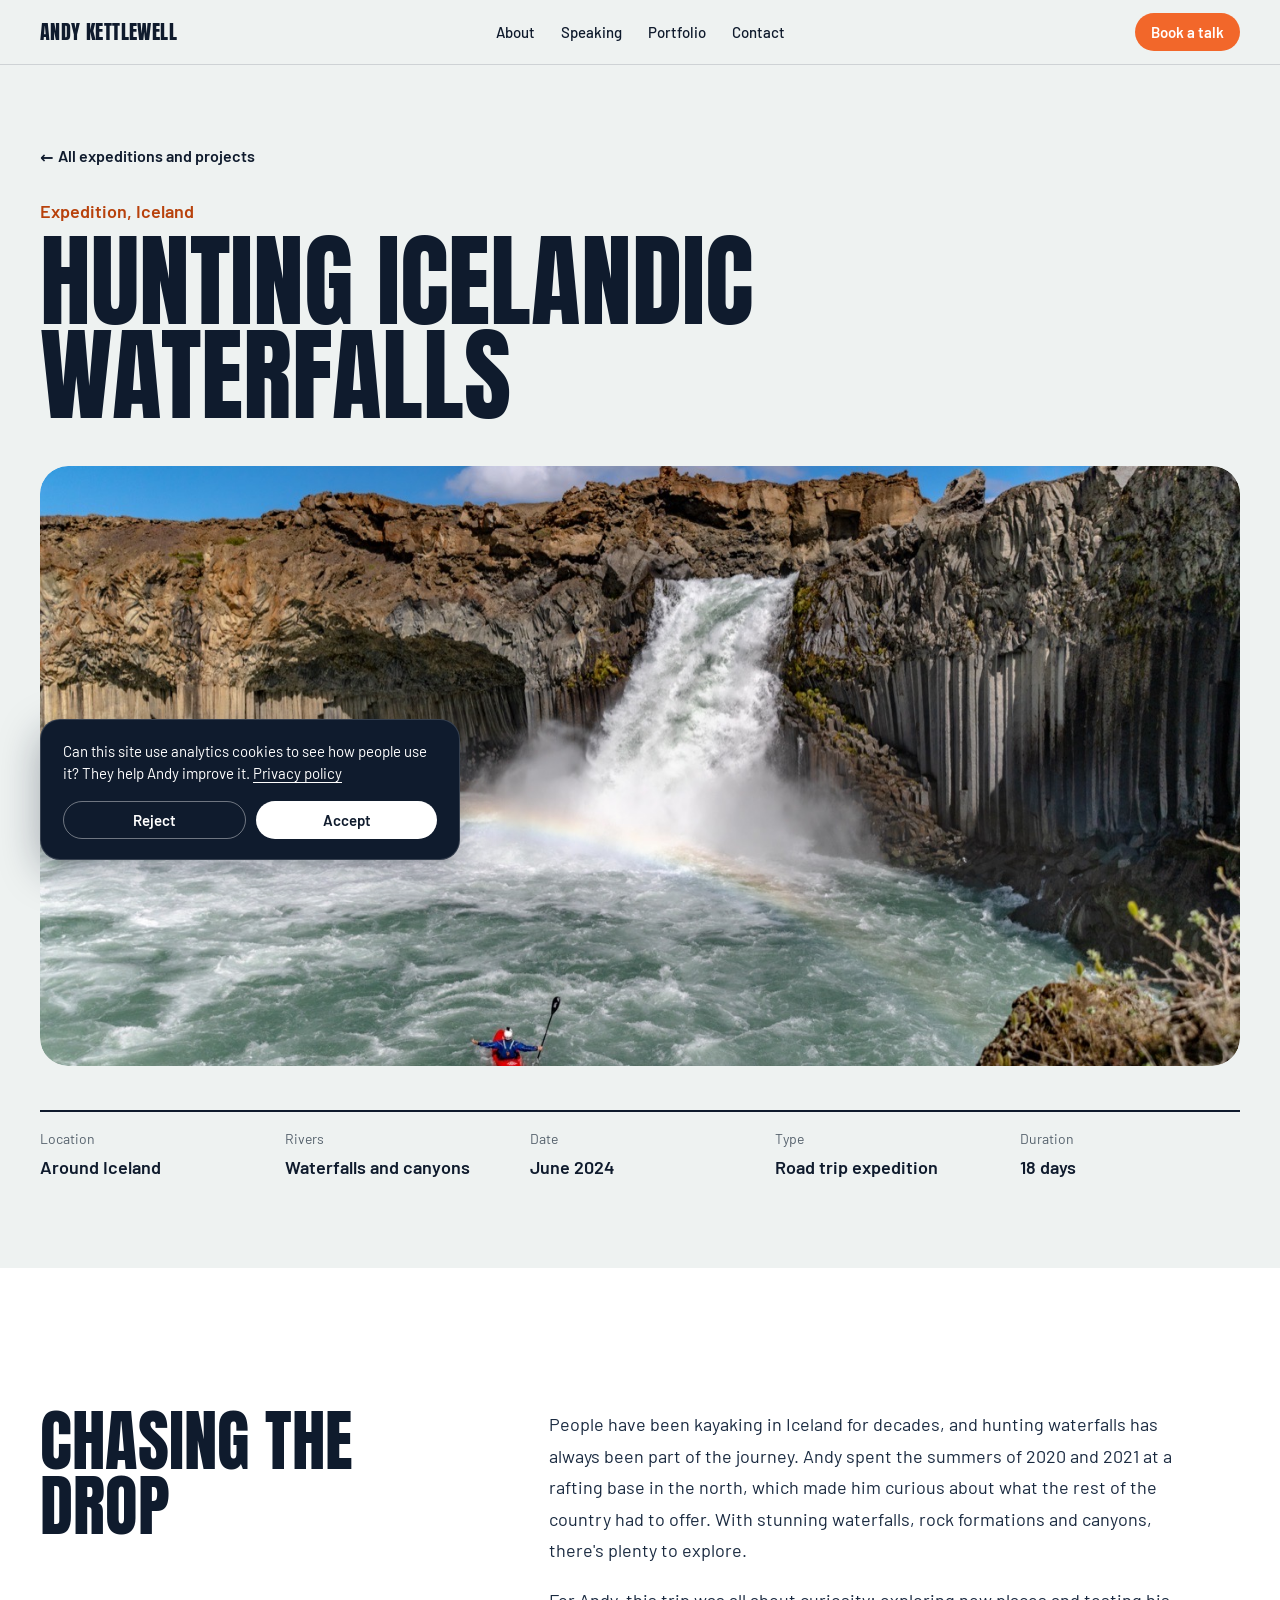
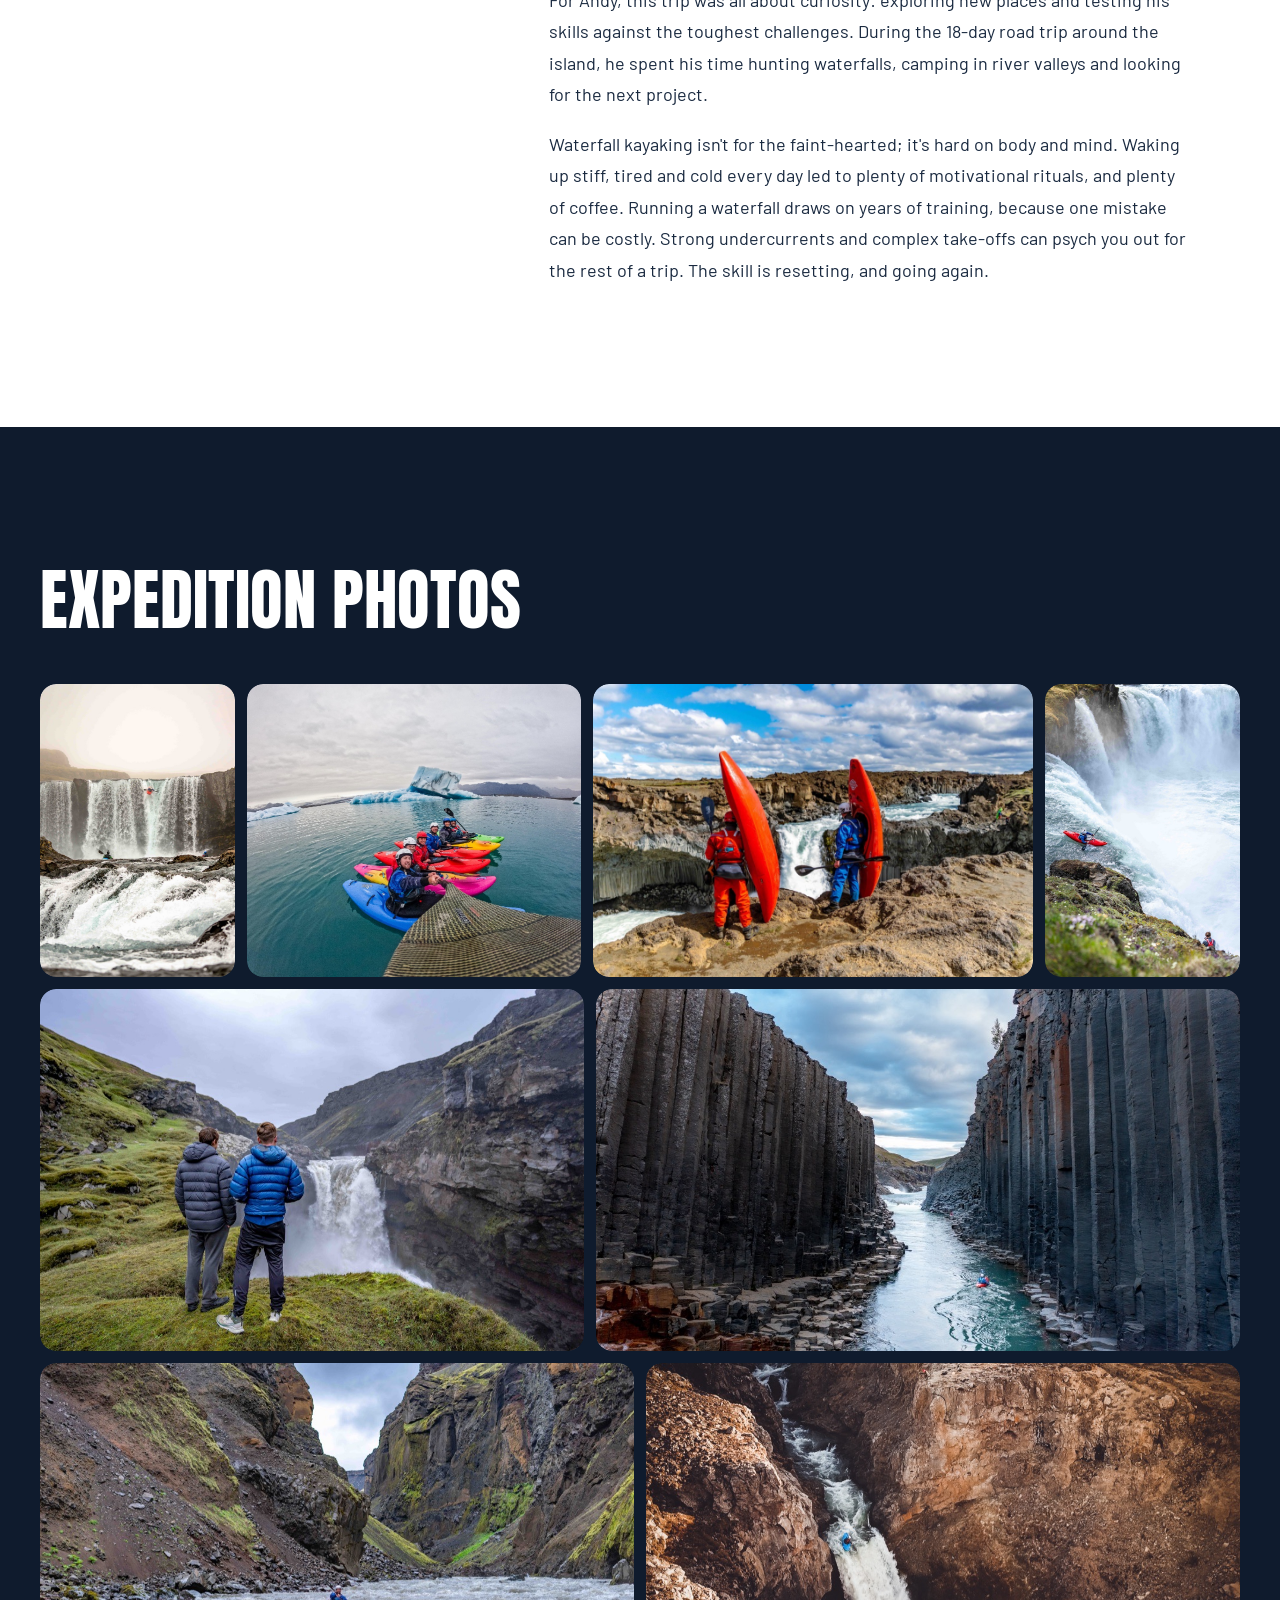
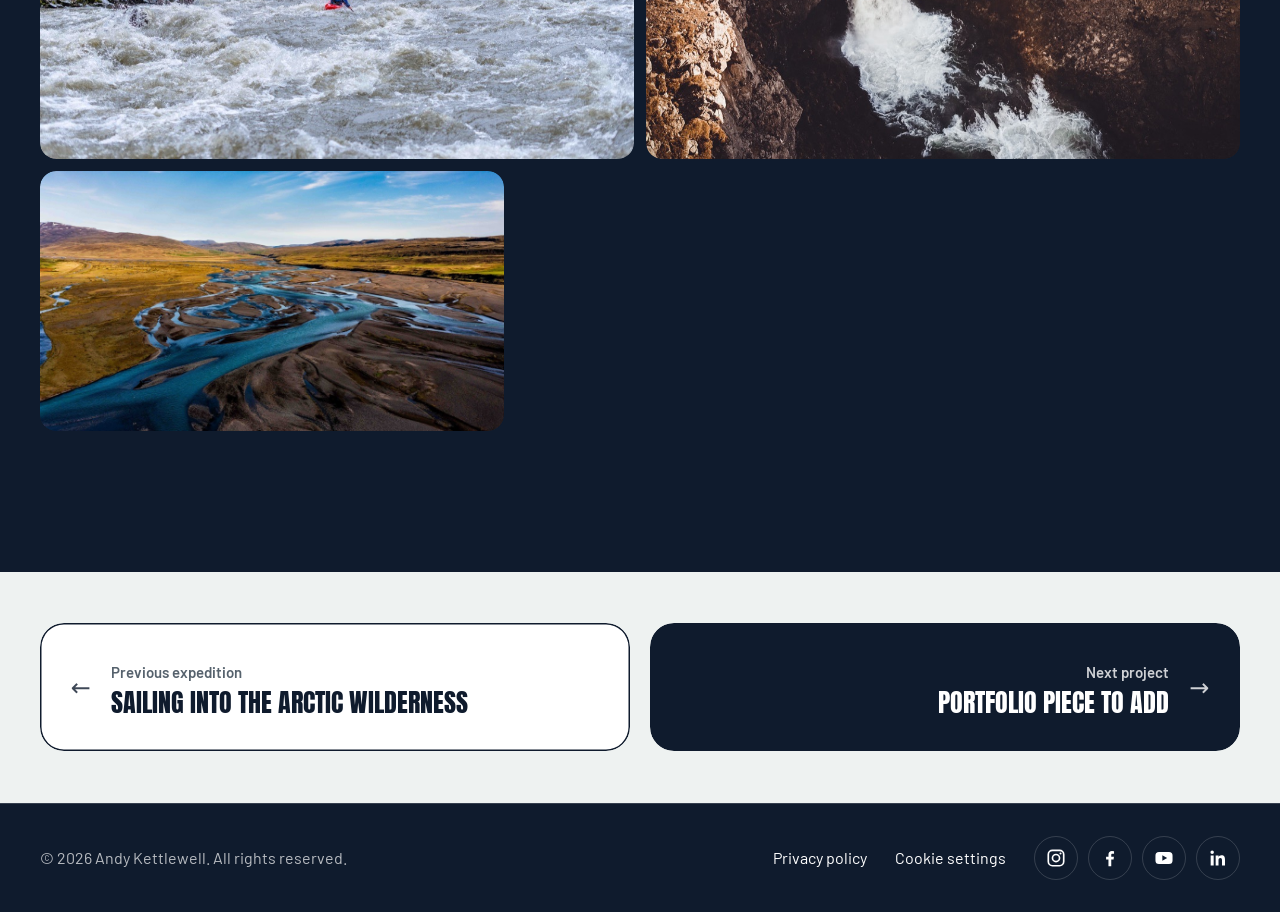
<file: portfolio-iceland.html>
<!DOCTYPE html>
<html lang="en-GB">
<head>
  <!-- Google Tag Manager, with analytics cookies off until the visitor accepts (Consent Mode) -->
  <script>
    window.dataLayer = window.dataLayer || [];
    function gtag(){dataLayer.push(arguments);}
    gtag('consent', 'default', {
      ad_storage: 'denied', ad_user_data: 'denied', ad_personalization: 'denied',
      analytics_storage: 'denied', wait_for_update: 500
    });
    try { if (localStorage.getItem('ak-analytics-consent') === 'granted') gtag('consent', 'update', { analytics_storage: 'granted' }); } catch (e) {}
  </script>
  <script>(function(w,d,s,l,i){w[l]=w[l]||[];w[l].push({'gtm.start':
  new Date().getTime(),event:'gtm.js'});var f=d.getElementsByTagName(s)[0],
  j=d.createElement(s),dl=l!='dataLayer'?'&l='+l:'';j.async=true;j.src=
  'https://www.googletagmanager.com/gtm.js?id='+i+dl;f.parentNode.insertBefore(j,f);
  })(window,document,'script','dataLayer','GTM-M4QTMZQV');</script>
  <!-- End Google Tag Manager -->
  <meta charset="UTF-8">
  <meta name="viewport" content="width=device-width, initial-scale=1.0">
  <title>Hunting Icelandic waterfalls | Andy Kettlewell</title>
  <meta name="description" content="An 18-day road trip around Iceland, camping in river valleys and hunting the next waterfall.">
  <meta name="theme-color" content="#0f1b2d">

  <meta property="og:title" content="Hunting Icelandic waterfalls | Andy Kettlewell">
  <meta property="og:description" content="An 18-day road trip around Iceland, camping in river valleys and hunting the next waterfall.">
  <meta property="og:image" content="https://andykettlewell.co.uk/image/web/portfolio/iceland-cover.jpg">
  <meta property="og:url" content="https://andykettlewell.co.uk/portfolio-iceland.html">

  <link rel="preconnect" href="https://fonts.googleapis.com">
  <link rel="preconnect" href="https://fonts.gstatic.com" crossorigin>
  <link href="https://fonts.googleapis.com/css2?family=Anton&family=Barlow:ital,wght@0,400;0,500;0,600;0,700;1,400&display=swap" rel="stylesheet">
  <link rel="stylesheet" href="style.css">
  <script src="scripts.js" defer></script>
</head>
<body>
  <!-- Google Tag Manager (noscript) -->
  <noscript><iframe src="https://www.googletagmanager.com/ns.html?id=GTM-M4QTMZQV" height="0" width="0" style="display:none;visibility:hidden"></iframe></noscript>
  <!-- End Google Tag Manager (noscript) -->

  <!-- ============ HEADER ============ -->
  <header class="site-header solid scrolled">
    <div class="container header-inner">
      <a href="index.html" class="logo" aria-label="Andy Kettlewell, home">Andy Kettlewell</a>

      <nav class="nav" id="nav" aria-label="Main">
        <a href="about.html">About</a>
        <a href="speaking.html">Speaking</a>
        <a href="portfolio.html" aria-current="page">Portfolio</a>
        <a href="index.html#contact">Contact</a>
        <a href="index.html#contact" class="btn btn-accent btn-sm nav-cta">Book a talk</a>
      </nav>

      <a href="index.html#contact" class="btn btn-accent btn-sm header-cta">Book a talk</a>

      <button class="menu-toggle" aria-label="Open menu" aria-expanded="false" aria-controls="nav">
        <span></span><span></span>
      </button>
    </div>
  </header>

  <main class="piece">
    <!-- EDIT: add a Links stat (e.g. film or article) in STATS when you have one -->

    <!-- ============ TITLE AND COVER ============ -->
    <section class="piece-intro">
      <div class="container">
        <a href="portfolio.html" class="text-link back-link"><span aria-hidden="true">←</span>All expeditions and projects</a>
        <p class="kicker">Expedition, Iceland</p>
        <h1 class="display-lg">Hunting Icelandic waterfalls</h1>
      </div>
    </section>
    <div class="container">
      <figure class="piece-cover"><img src="image/web/portfolio/iceland-cover-1400.jpg" srcset="image/web/portfolio/iceland-cover-1400.jpg 1400w, image/web/portfolio/iceland-cover.jpg 2400w" sizes="(min-width: 1400px) 1300px, 100vw" alt="A kayaker below a waterfall framed by basalt columns" data-photographer="John Haines"></figure>
    </div>

    <!-- ============ KEY FACTS ============ -->
    <div class="container">
      <dl class="piece-stats">
          <div><dt>Location</dt><dd>Around Iceland</dd></div>
          <div><dt>Rivers</dt><dd>Waterfalls and canyons</dd></div>
          <div><dt>Date</dt><dd>June 2024</dd></div>
          <div><dt>Type</dt><dd>Road trip expedition</dd></div>
          <div><dt>Duration</dt><dd>18 days</dd></div>
      </dl>
    </div>

    <!-- ============ SUMMARY ============ -->
    <section class="piece-story">
      <div class="container piece-summary">
        <h2 class="display-md">Chasing the drop</h2>
        <div class="piece-summary-text">
          <p>People have been kayaking in Iceland for decades, and hunting waterfalls has always been part of the journey. Andy spent the summers of 2020 and 2021 at a rafting base in the north, which made him curious about what the rest of the country had to offer. With stunning waterfalls, rock formations and canyons, there's plenty to explore.</p>
          <p>For Andy, this trip was all about curiosity: exploring new places and testing his skills against the toughest challenges. During the 18-day road trip around the island, he spent his time hunting waterfalls, camping in river valleys and looking for the next project.</p>
          <p>Waterfall kayaking isn't for the faint-hearted; it's hard on body and mind. Waking up stiff, tired and cold every day led to plenty of motivational rituals, and plenty of coffee. Running a waterfall draws on years of training, because one mistake can be costly. Strong undercurrents and complex take-offs can psych you out for the rest of a trip. The skill is resetting, and going again.</p>
        </div>
      </div>
    </section>

    <!-- ============ PHOTOS ============ -->
    <!-- Click any photo to view it full screen. Photographer credits are kept in data-photographer. -->
    <section class="piece-gallery" aria-labelledby="gallery-title">
      <div class="container">
        <h2 id="gallery-title" class="display-md pg-title">Expedition photos</h2>
        <div class="pg-grid">
          <figure class="pg-item" style="--r: 0.666"><a href="image/web/portfolio/full/iceland-1.jpg" class="pg-open" aria-label="View larger: A kayaker dropping a huge waterfall"><img src="image/web/portfolio/iceland-1.jpg" alt="A kayaker dropping a huge waterfall" loading="lazy" data-photographer="John Haines"></a></figure>
          <figure class="pg-item" style="--r: 1.143"><a href="image/web/portfolio/full/iceland-2.jpg" class="pg-open" aria-label="View larger: Paddlers in colourful kayaks among icebergs"><img src="image/web/portfolio/iceland-2.jpg" alt="Paddlers in colourful kayaks among icebergs" loading="lazy" data-photographer="John Haines"></a></figure>
          <figure class="pg-item" style="--r: 1.502"><a href="image/web/portfolio/full/iceland-3.jpg" class="pg-open" aria-label="View larger: Two paddlers holding red kayaks above a waterfall"><img src="image/web/portfolio/iceland-3.jpg" alt="Two paddlers holding red kayaks above a waterfall" loading="lazy" data-photographer="John Haines"></a></figure>
          <figure class="pg-item" style="--r: 0.666"><a href="image/web/portfolio/full/iceland-4.jpg" class="pg-open" aria-label="View larger: A kayaker in a red boat plunging down a thundering waterfall"><img src="image/web/portfolio/iceland-4.jpg" alt="A kayaker in a red boat plunging down a thundering waterfall" loading="lazy" data-photographer="John Haines"></a></figure>
          <figure class="pg-item" style="--r: 1.502"><a href="image/web/portfolio/full/iceland-5.jpg" class="pg-open" aria-label="View larger: Two paddlers looking out at a waterfall in a green valley"><img src="image/web/portfolio/iceland-5.jpg" alt="Two paddlers looking out at a waterfall in a green valley" loading="lazy" data-photographer="John Haines"></a></figure>
          <figure class="pg-item" style="--r: 1.779"><a href="image/web/portfolio/full/iceland-6.jpg" class="pg-open" aria-label="View larger: A river running through a canyon of basalt columns"><img src="image/web/portfolio/iceland-6.jpg" alt="A river running through a canyon of basalt columns" loading="lazy" data-photographer="John Haines"></a></figure>
          <figure class="pg-item" style="--r: 1.502"><a href="image/web/portfolio/full/iceland-7.jpg" class="pg-open" aria-label="View larger: A kayaker on a big rapid in a steep valley"><img src="image/web/portfolio/iceland-7.jpg" alt="A kayaker on a big rapid in a steep valley" loading="lazy" data-photographer="John Haines"></a></figure>
          <figure class="pg-item" style="--r: 1.502"><a href="image/web/portfolio/full/iceland-8.jpg" class="pg-open" aria-label="View larger: A waterfall pouring into a rocky gorge"><img src="image/web/portfolio/iceland-8.jpg" alt="A waterfall pouring into a rocky gorge" loading="lazy" data-photographer="Mirto Menghetti"></a></figure>
          <figure class="pg-item" style="--r: 1.779"><a href="image/web/portfolio/full/iceland-9.jpg" class="pg-open" aria-label="View larger: Aerial view of braided blue rivers across the highlands"><img src="image/web/portfolio/iceland-9.jpg" alt="Aerial view of braided blue rivers across the highlands" loading="lazy" data-photographer="John Haines"></a></figure>
        </div>
      </div>
    </section>

    <!-- ============ MORE EXPEDITIONS ============ -->
    <nav class="piece-nav" aria-label="More expeditions and projects">
      <div class="container">
        <div class="pnav-grid">
        <a href="portfolio-lapland.html" class="pnav-card pnav-prev">
          <span class="pnav-text">
            <span class="pnav-label">Previous expedition</span>
            <strong>Sailing into the Arctic wilderness</strong>
          </span>
          <span class="pnav-arrow" aria-hidden="true">←</span>
        </a>
        <a href="portfolio-piece-5.html" class="pnav-card pnav-next">
          <span class="pnav-text">
            <span class="pnav-label">Next project</span>
            <strong>Portfolio piece to add</strong>
          </span>
          <span class="pnav-arrow" aria-hidden="true">→</span>
        </a>
        </div>
      </div>
    </nav>


  </main>

  <!-- ============ FOOTER ============ -->
  <footer class="site-footer">
    <div class="container footer-inner">
      <p>© <span id="year">2026</span> Andy Kettlewell. All rights reserved.</p>
      <div class="footer-end">
        <ul class="footer-links">
          <li><a href="privacy.html">Privacy policy</a></li>
          <li><a href="#" class="cookie-settings" hidden>Cookie settings</a></li>
        </ul>
        <ul class="socials footer-socials" aria-label="Social media">
          <li><a href="https://www.instagram.com/akettlewell94/" target="_blank" rel="noopener" aria-label="Instagram"><svg viewBox="0 0 24 24" aria-hidden="true"><rect x="2.75" y="2.75" width="18.5" height="18.5" rx="5" fill="none" stroke="currentColor" stroke-width="2"/><circle cx="12" cy="12" r="4.25" fill="none" stroke="currentColor" stroke-width="2"/><circle cx="17.4" cy="6.6" r="1.25" fill="currentColor"/></svg></a></li>
          <li><a href="https://www.facebook.com/AndyKettlewell1" target="_blank" rel="noopener" aria-label="Facebook"><svg viewBox="0 0 24 24" aria-hidden="true"><path fill="currentColor" d="M13.5 22v-8.2h2.8l.4-3.3h-3.2V8.4c0-.95.27-1.6 1.63-1.6h1.72V3.86A23 23 0 0 0 14.35 3.7c-2.5 0-4.2 1.52-4.2 4.32v2.48H7.3v3.3h2.85V22z"/></svg></a></li>
          <li><a href="https://www.youtube.com/@PistyllProductions" target="_blank" rel="noopener" aria-label="YouTube"><svg viewBox="0 0 24 24" aria-hidden="true"><path fill="currentColor" fill-rule="evenodd" d="M6 4.75h12A4.25 4.25 0 0 1 22.25 9v6A4.25 4.25 0 0 1 18 19.25H6A4.25 4.25 0 0 1 1.75 15V9A4.25 4.25 0 0 1 6 4.75zM10 8.6v6.8l5.8-3.4z"/></svg></a></li>
          <li><a href="https://www.linkedin.com/in/andy-kettlewell-2539121a6/" target="_blank" rel="noopener" aria-label="LinkedIn"><svg viewBox="0 0 24 24" aria-hidden="true"><path fill="currentColor" d="M3.2 9h3.6v12H3.2zM5 3a2.1 2.1 0 1 1 0 4.2A2.1 2.1 0 0 1 5 3zM9.2 9h3.45v1.65h.05c.48-.9 1.65-1.85 3.4-1.85 3.64 0 4.3 2.4 4.3 5.5V21h-3.6v-5.9c0-1.4-.03-3.2-1.95-3.2-1.95 0-2.25 1.52-2.25 3.1v6H9.2z"/></svg></a></li>
        </ul>
      </div>
    </div>
  </footer>

</body>
</html>
</file>
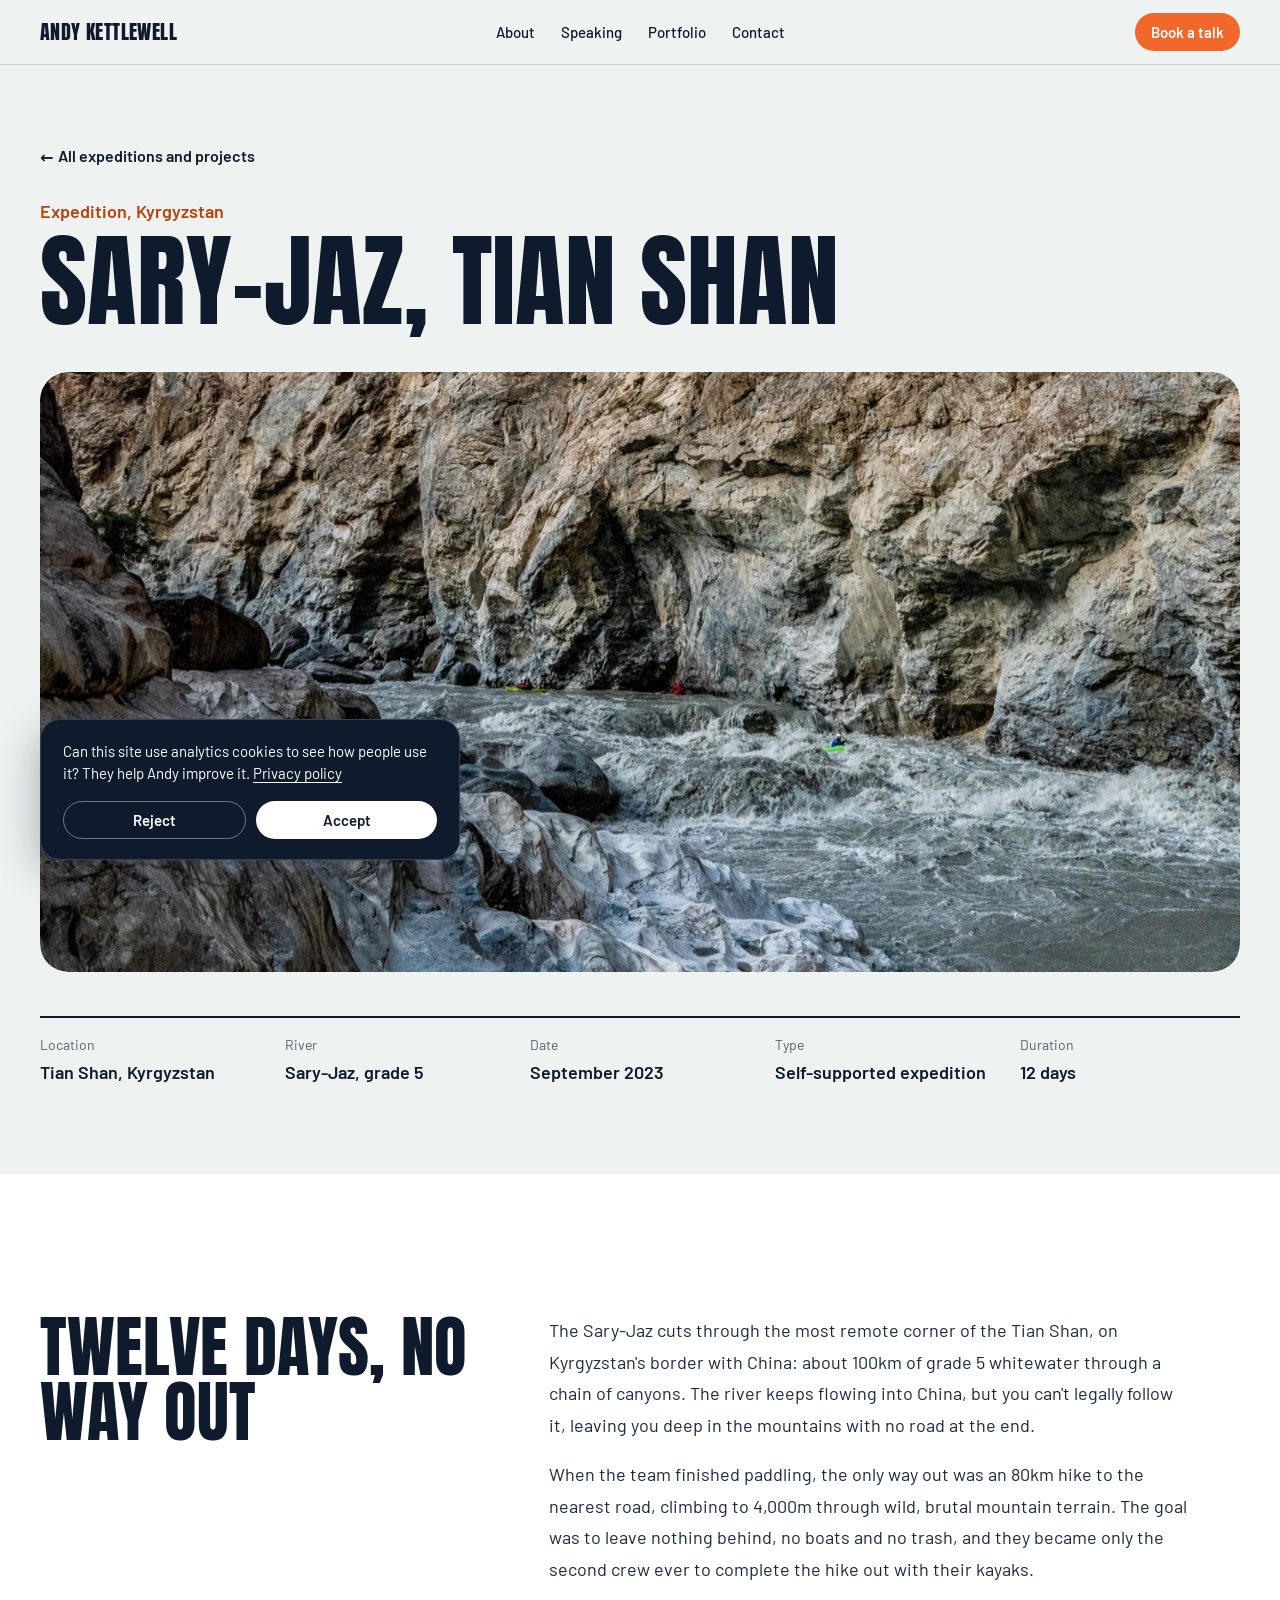
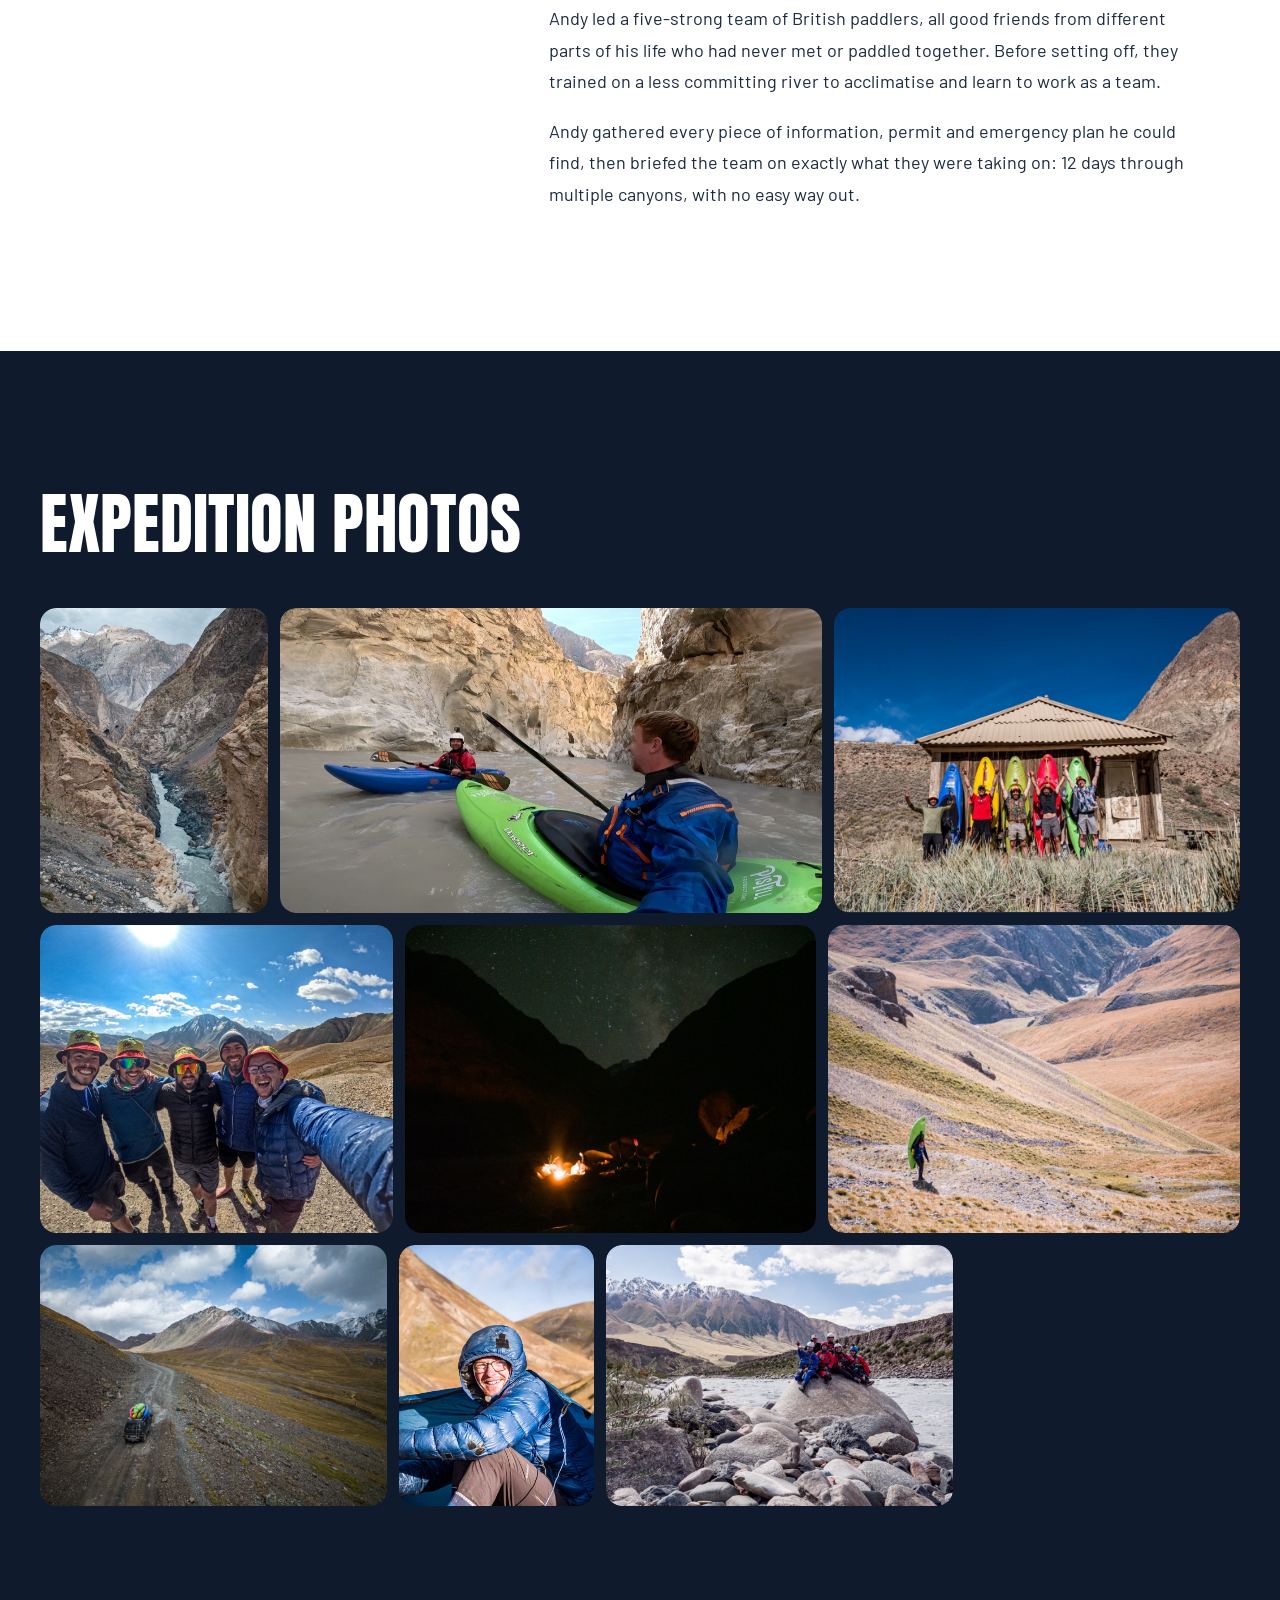
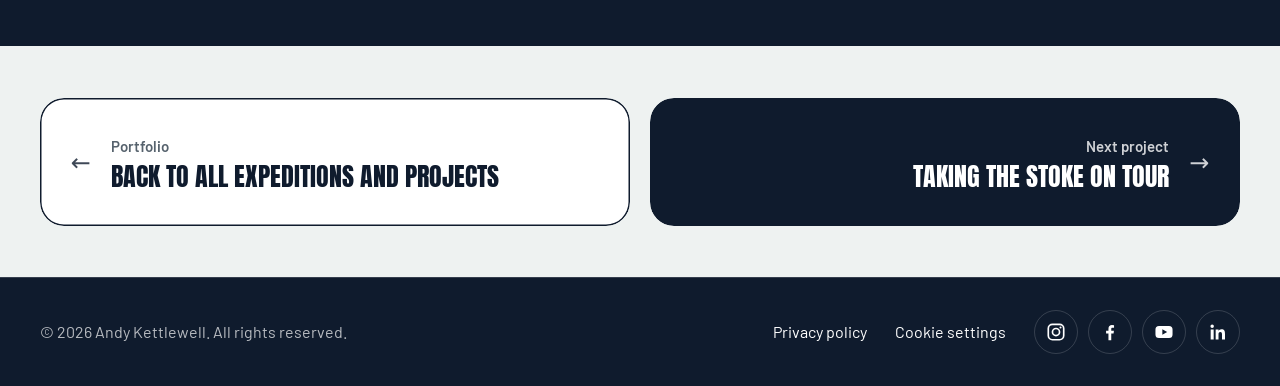
<file: portfolio-kyrgyzstan.html>
<!DOCTYPE html>
<html lang="en-GB">
<head>
  <!-- Google Tag Manager, with analytics cookies off until the visitor accepts (Consent Mode) -->
  <script>
    window.dataLayer = window.dataLayer || [];
    function gtag(){dataLayer.push(arguments);}
    gtag('consent', 'default', {
      ad_storage: 'denied', ad_user_data: 'denied', ad_personalization: 'denied',
      analytics_storage: 'denied', wait_for_update: 500
    });
    try { if (localStorage.getItem('ak-analytics-consent') === 'granted') gtag('consent', 'update', { analytics_storage: 'granted' }); } catch (e) {}
  </script>
  <script>(function(w,d,s,l,i){w[l]=w[l]||[];w[l].push({'gtm.start':
  new Date().getTime(),event:'gtm.js'});var f=d.getElementsByTagName(s)[0],
  j=d.createElement(s),dl=l!='dataLayer'?'&l='+l:'';j.async=true;j.src=
  'https://www.googletagmanager.com/gtm.js?id='+i+dl;f.parentNode.insertBefore(j,f);
  })(window,document,'script','dataLayer','GTM-M4QTMZQV');</script>
  <!-- End Google Tag Manager -->
  <meta charset="UTF-8">
  <meta name="viewport" content="width=device-width, initial-scale=1.0">
  <title>Sary-Jaz, Tian Shan | Andy Kettlewell</title>
  <meta name="description" content="Leading a team down 100km of remote grade 5 whitewater in the Tian Shan mountains, then hiking 80km out to the nearest road.">
  <meta name="theme-color" content="#0f1b2d">

  <meta property="og:title" content="Sary-Jaz, Tian Shan | Andy Kettlewell">
  <meta property="og:description" content="Leading a team down 100km of remote grade 5 whitewater in the Tian Shan mountains, then hiking 80km out to the nearest road.">
  <meta property="og:image" content="https://andykettlewell.co.uk/image/web/portfolio/kyrgyzstan-cover.jpg">
  <meta property="og:url" content="https://andykettlewell.co.uk/portfolio-kyrgyzstan.html">

  <link rel="preconnect" href="https://fonts.googleapis.com">
  <link rel="preconnect" href="https://fonts.gstatic.com" crossorigin>
  <link href="https://fonts.googleapis.com/css2?family=Anton&family=Barlow:ital,wght@0,400;0,500;0,600;0,700;1,400&display=swap" rel="stylesheet">
  <link rel="stylesheet" href="style.css">
  <script src="scripts.js" defer></script>
</head>
<body>
  <!-- Google Tag Manager (noscript) -->
  <noscript><iframe src="https://www.googletagmanager.com/ns.html?id=GTM-M4QTMZQV" height="0" width="0" style="display:none;visibility:hidden"></iframe></noscript>
  <!-- End Google Tag Manager (noscript) -->

  <!-- ============ HEADER ============ -->
  <header class="site-header solid scrolled">
    <div class="container header-inner">
      <a href="index.html" class="logo" aria-label="Andy Kettlewell, home">Andy Kettlewell</a>

      <nav class="nav" id="nav" aria-label="Main">
        <a href="about.html">About</a>
        <a href="speaking.html">Speaking</a>
        <a href="portfolio.html" aria-current="page">Portfolio</a>
        <a href="index.html#contact">Contact</a>
        <a href="index.html#contact" class="btn btn-accent btn-sm nav-cta">Book a talk</a>
      </nav>

      <a href="index.html#contact" class="btn btn-accent btn-sm header-cta">Book a talk</a>

      <button class="menu-toggle" aria-label="Open menu" aria-expanded="false" aria-controls="nav">
        <span></span><span></span>
      </button>
    </div>
  </header>

  <main class="piece">
    <!-- EDIT: add a Links stat (e.g. film or article) in STATS when you have one -->

    <!-- ============ TITLE AND COVER ============ -->
    <section class="piece-intro">
      <div class="container">
        <a href="portfolio.html" class="text-link back-link"><span aria-hidden="true">←</span>All expeditions and projects</a>
        <p class="kicker">Expedition, Kyrgyzstan</p>
        <h1 class="display-lg">Sary-Jaz, Tian Shan</h1>
      </div>
    </section>
    <div class="container">
      <figure class="piece-cover"><img src="image/web/portfolio/kyrgyzstan-cover-1400.jpg" srcset="image/web/portfolio/kyrgyzstan-cover-1400.jpg 1400w, image/web/portfolio/kyrgyzstan-cover.jpg 2400w" sizes="(min-width: 1400px) 1300px, 100vw" alt="Whitewater rushing through a narrow grey canyon on the Sary-Jaz" data-photographer="Pistyll Productions"></figure>
    </div>

    <!-- ============ KEY FACTS ============ -->
    <div class="container">
      <dl class="piece-stats">
          <div><dt>Location</dt><dd>Tian Shan, Kyrgyzstan</dd></div>
          <div><dt>River</dt><dd>Sary-Jaz, grade 5</dd></div>
          <div><dt>Date</dt><dd>September 2023</dd></div>
          <div><dt>Type</dt><dd>Self-supported expedition</dd></div>
          <div><dt>Duration</dt><dd>12 days</dd></div>
      </dl>
    </div>

    <!-- ============ SUMMARY ============ -->
    <section class="piece-story">
      <div class="container piece-summary">
        <h2 class="display-md">Twelve days, no way out</h2>
        <div class="piece-summary-text">
          <p>The Sary-Jaz cuts through the most remote corner of the Tian Shan, on Kyrgyzstan's border with China: about 100km of grade 5 whitewater through a chain of canyons. The river keeps flowing into China, but you can't legally follow it, leaving you deep in the mountains with no road at the end.</p>
          <p>When the team finished paddling, the only way out was an 80km hike to the nearest road, climbing to 4,000m through wild, brutal mountain terrain. The goal was to leave nothing behind, no boats and no trash, and they became only the second crew ever to complete the hike out with their kayaks.</p>
          <p>Andy led a five-strong team of British paddlers, all good friends from different parts of his life who had never met or paddled together. Before setting off, they trained on a less committing river to acclimatise and learn to work as a team.</p>
          <p>Andy gathered every piece of information, permit and emergency plan he could find, then briefed the team on exactly what they were taking on: 12 days through multiple canyons, with no easy way out.</p>
        </div>
      </div>
    </section>

    <!-- ============ PHOTOS ============ -->
    <!-- Click any photo to view it full screen. Photographer credits are kept in data-photographer. -->
    <section class="piece-gallery" aria-labelledby="gallery-title">
      <div class="container">
        <h2 id="gallery-title" class="display-md pg-title">Expedition photos</h2>
        <div class="pg-grid">
          <figure class="pg-item" style="--r: 0.75"><a href="image/web/portfolio/full/kyrgyzstan-1.jpg" class="pg-open" aria-label="View larger: Looking down into the deep canyon of the Sary-Jaz from above"><img src="image/web/portfolio/kyrgyzstan-1.jpg" alt="Looking down into the deep canyon of the Sary-Jaz from above" loading="lazy" data-photographer="Pistyll Productions"></a></figure>
          <figure class="pg-item" style="--r: 1.779"><a href="image/web/portfolio/full/kyrgyzstan-2.jpg" class="pg-open" aria-label="View larger: A paddler in a green kayak resting in the Sary-Jaz canyon"><img src="image/web/portfolio/kyrgyzstan-2.jpg" alt="A paddler in a green kayak resting in the Sary-Jaz canyon" loading="lazy" data-photographer="Pistyll Productions"></a></figure>
          <figure class="pg-item" style="--r: 1.333"><a href="image/web/portfolio/full/kyrgyzstan-3.jpg" class="pg-open" aria-label="View larger: The team lined up with their kayaks outside a mountain hut"><img src="image/web/portfolio/kyrgyzstan-3.jpg" alt="The team lined up with their kayaks outside a mountain hut" loading="lazy" data-photographer="Pistyll Productions"></a></figure>
          <figure class="pg-item" style="--r: 1.143"><a href="image/web/portfolio/full/kyrgyzstan-4.jpg" class="pg-open" aria-label="View larger: The five-strong team grinning for a selfie in the Tian Shan"><img src="image/web/portfolio/kyrgyzstan-4.jpg" alt="The five-strong team grinning for a selfie in the Tian Shan" loading="lazy" data-photographer="Pistyll Productions"></a></figure>
          <figure class="pg-item" style="--r: 1.333"><a href="image/web/portfolio/full/kyrgyzstan-5.jpg" class="pg-open" aria-label="View larger: A campfire under a sky full of stars in the canyon"><img src="image/web/portfolio/kyrgyzstan-5.jpg" alt="A campfire under a sky full of stars in the canyon" loading="lazy" data-photographer="Pistyll Productions"></a></figure>
          <figure class="pg-item" style="--r: 1.333"><a href="image/web/portfolio/full/kyrgyzstan-6.jpg" class="pg-open" aria-label="View larger: A paddler carrying a kayak across a vast mountain hillside"><img src="image/web/portfolio/kyrgyzstan-6.jpg" alt="A paddler carrying a kayak across a vast mountain hillside" loading="lazy" data-photographer="Pistyll Productions"></a></figure>
          <figure class="pg-item" style="--r: 1.333"><a href="image/web/portfolio/full/kyrgyzstan-7.jpg" class="pg-open" aria-label="View larger: A loaded vehicle on a dirt track heading into the mountains"><img src="image/web/portfolio/kyrgyzstan-7.jpg" alt="A loaded vehicle on a dirt track heading into the mountains" loading="lazy" data-photographer="Pistyll Productions"></a></figure>
          <figure class="pg-item" style="--r: 0.75"><a href="image/web/portfolio/full/kyrgyzstan-8.jpg" class="pg-open" aria-label="View larger: A team member wrapped up in a down jacket, smiling"><img src="image/web/portfolio/kyrgyzstan-8.jpg" alt="A team member wrapped up in a down jacket, smiling" loading="lazy" data-photographer="Pistyll Productions"></a></figure>
          <figure class="pg-item" style="--r: 1.333"><a href="image/web/portfolio/full/kyrgyzstan-9.jpg" class="pg-open" aria-label="View larger: The team sitting on a boulder beside the river, snowy peaks behind"><img src="image/web/portfolio/kyrgyzstan-9.jpg" alt="The team sitting on a boulder beside the river, snowy peaks behind" loading="lazy" data-photographer="Pistyll Productions"></a></figure>
        </div>
      </div>
    </section>

    <!-- ============ MORE EXPEDITIONS ============ -->
    <nav class="piece-nav" aria-label="More expeditions and projects">
      <div class="container">
        <div class="pnav-grid">
        <a href="portfolio.html" class="pnav-card pnav-home pnav-prev">
          <span class="pnav-text">
            <span class="pnav-label">Portfolio</span>
            <strong>Back to all expeditions and projects</strong>
          </span>
          <span class="pnav-arrow" aria-hidden="true">←</span>
        </a>
        <a href="portfolio-park-jam.html" class="pnav-card pnav-next">
          <span class="pnav-text">
            <span class="pnav-label">Next project</span>
            <strong>Taking the stoke on tour</strong>
          </span>
          <span class="pnav-arrow" aria-hidden="true">→</span>
        </a>
        </div>
      </div>
    </nav>


  </main>

  <!-- ============ FOOTER ============ -->
  <footer class="site-footer">
    <div class="container footer-inner">
      <p>© <span id="year">2026</span> Andy Kettlewell. All rights reserved.</p>
      <div class="footer-end">
        <ul class="footer-links">
          <li><a href="privacy.html">Privacy policy</a></li>
          <li><a href="#" class="cookie-settings" hidden>Cookie settings</a></li>
        </ul>
        <ul class="socials footer-socials" aria-label="Social media">
          <li><a href="https://www.instagram.com/akettlewell94/" target="_blank" rel="noopener" aria-label="Instagram"><svg viewBox="0 0 24 24" aria-hidden="true"><rect x="2.75" y="2.75" width="18.5" height="18.5" rx="5" fill="none" stroke="currentColor" stroke-width="2"/><circle cx="12" cy="12" r="4.25" fill="none" stroke="currentColor" stroke-width="2"/><circle cx="17.4" cy="6.6" r="1.25" fill="currentColor"/></svg></a></li>
          <li><a href="https://www.facebook.com/AndyKettlewell1" target="_blank" rel="noopener" aria-label="Facebook"><svg viewBox="0 0 24 24" aria-hidden="true"><path fill="currentColor" d="M13.5 22v-8.2h2.8l.4-3.3h-3.2V8.4c0-.95.27-1.6 1.63-1.6h1.72V3.86A23 23 0 0 0 14.35 3.7c-2.5 0-4.2 1.52-4.2 4.32v2.48H7.3v3.3h2.85V22z"/></svg></a></li>
          <li><a href="https://www.youtube.com/@PistyllProductions" target="_blank" rel="noopener" aria-label="YouTube"><svg viewBox="0 0 24 24" aria-hidden="true"><path fill="currentColor" fill-rule="evenodd" d="M6 4.75h12A4.25 4.25 0 0 1 22.25 9v6A4.25 4.25 0 0 1 18 19.25H6A4.25 4.25 0 0 1 1.75 15V9A4.25 4.25 0 0 1 6 4.75zM10 8.6v6.8l5.8-3.4z"/></svg></a></li>
          <li><a href="https://www.linkedin.com/in/andy-kettlewell-2539121a6/" target="_blank" rel="noopener" aria-label="LinkedIn"><svg viewBox="0 0 24 24" aria-hidden="true"><path fill="currentColor" d="M3.2 9h3.6v12H3.2zM5 3a2.1 2.1 0 1 1 0 4.2A2.1 2.1 0 0 1 5 3zM9.2 9h3.45v1.65h.05c.48-.9 1.65-1.85 3.4-1.85 3.64 0 4.3 2.4 4.3 5.5V21h-3.6v-5.9c0-1.4-.03-3.2-1.95-3.2-1.95 0-2.25 1.52-2.25 3.1v6H9.2z"/></svg></a></li>
        </ul>
      </div>
    </div>
  </footer>

</body>
</html>
</file>
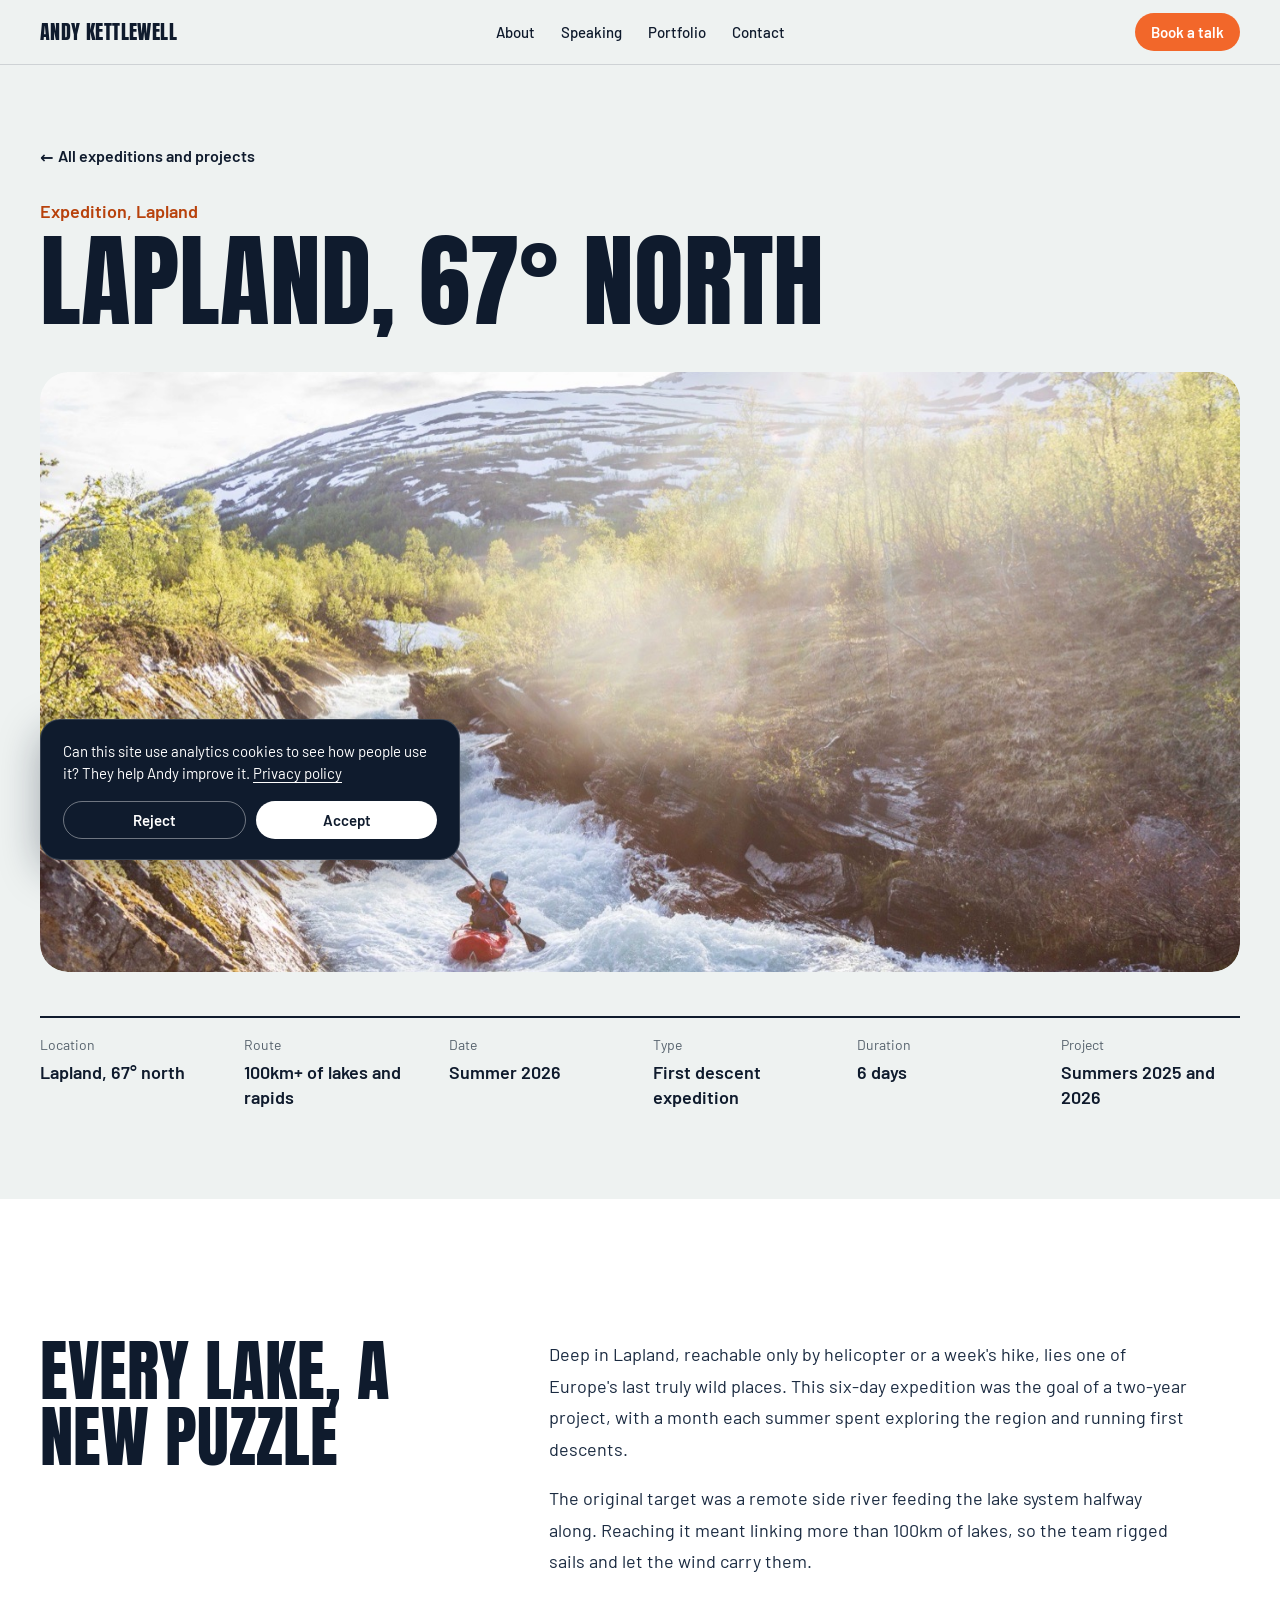
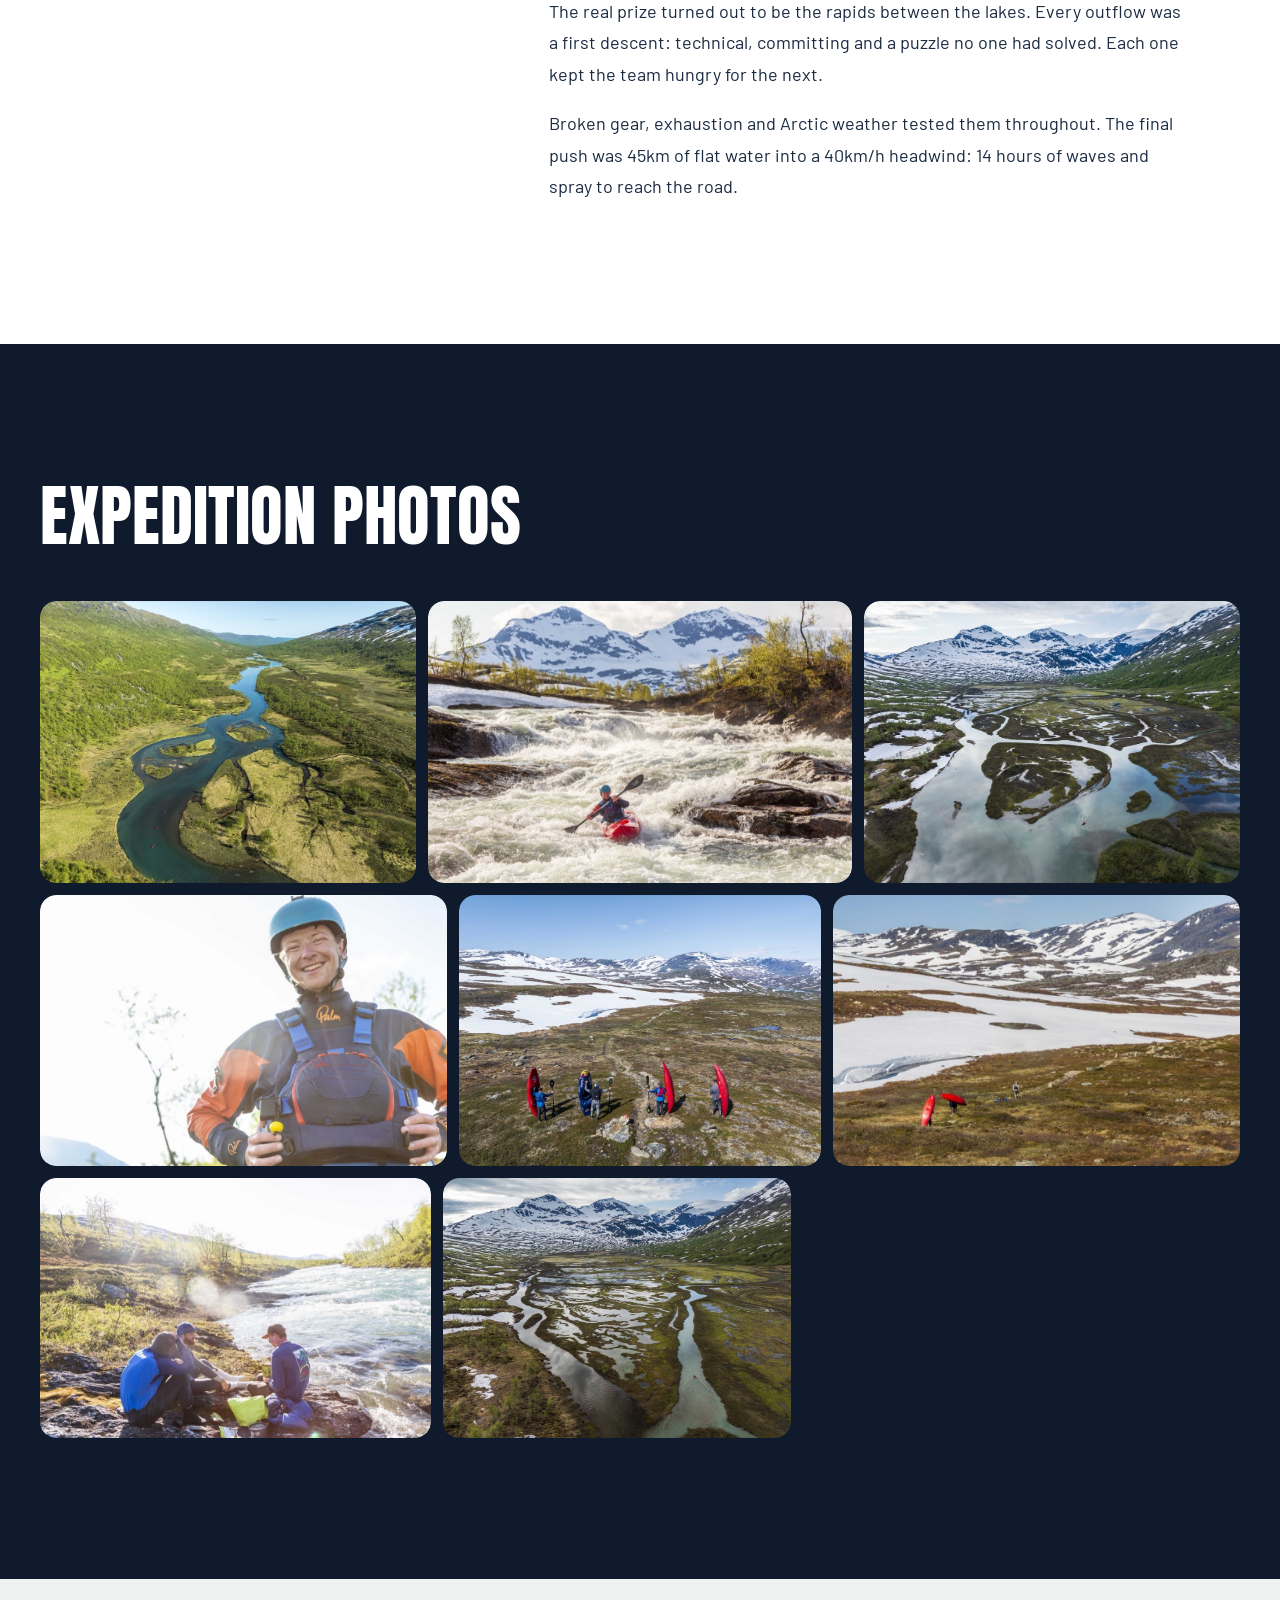
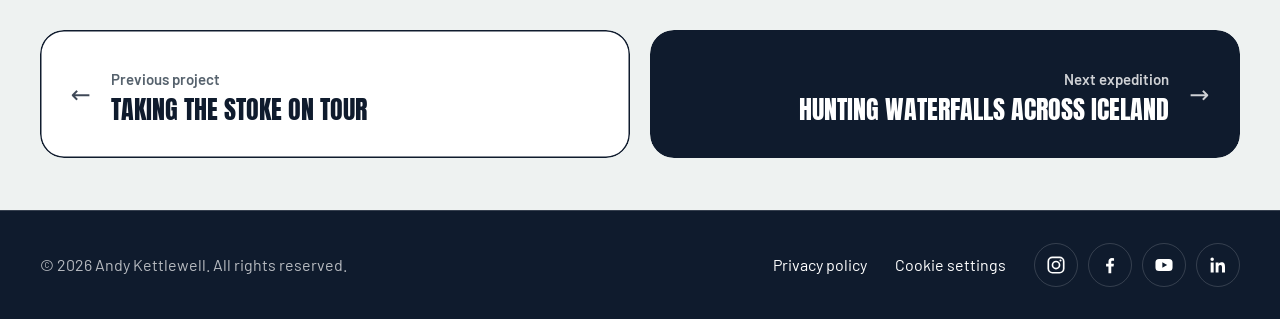
<file: portfolio-lapland.html>
<!DOCTYPE html>
<html lang="en-GB">
<head>
  <!-- Google Tag Manager, with analytics cookies off until the visitor accepts (Consent Mode) -->
  <script>
    window.dataLayer = window.dataLayer || [];
    function gtag(){dataLayer.push(arguments);}
    gtag('consent', 'default', {
      ad_storage: 'denied', ad_user_data: 'denied', ad_personalization: 'denied',
      analytics_storage: 'denied', wait_for_update: 500
    });
    try { if (localStorage.getItem('ak-analytics-consent') === 'granted') gtag('consent', 'update', { analytics_storage: 'granted' }); } catch (e) {}
  </script>
  <script>(function(w,d,s,l,i){w[l]=w[l]||[];w[l].push({'gtm.start':
  new Date().getTime(),event:'gtm.js'});var f=d.getElementsByTagName(s)[0],
  j=d.createElement(s),dl=l!='dataLayer'?'&l='+l:'';j.async=true;j.src=
  'https://www.googletagmanager.com/gtm.js?id='+i+dl;f.parentNode.insertBefore(j,f);
  })(window,document,'script','dataLayer','GTM-M4QTMZQV');</script>
  <!-- End Google Tag Manager -->
  <meta charset="UTF-8">
  <meta name="viewport" content="width=device-width, initial-scale=1.0">
  <title>Lapland, 67° north | Andy Kettlewell</title>
  <meta name="description" content="The goal of a two-year project: six days and more than 100km of first descents through one of Europe&#x27;s last wild places.">
  <meta name="theme-color" content="#0f1b2d">

  <meta property="og:title" content="Lapland, 67° north | Andy Kettlewell">
  <meta property="og:description" content="The goal of a two-year project: six days and more than 100km of first descents through one of Europe&#x27;s last wild places.">
  <meta property="og:image" content="https://andykettlewell.co.uk/image/web/portfolio/lapland-cover.jpg">
  <meta property="og:url" content="https://andykettlewell.co.uk/portfolio-lapland.html">

  <link rel="preconnect" href="https://fonts.googleapis.com">
  <link rel="preconnect" href="https://fonts.gstatic.com" crossorigin>
  <link href="https://fonts.googleapis.com/css2?family=Anton&family=Barlow:ital,wght@0,400;0,500;0,600;0,700;1,400&display=swap" rel="stylesheet">
  <link rel="stylesheet" href="style.css">
  <script src="scripts.js" defer></script>
</head>
<body>
  <!-- Google Tag Manager (noscript) -->
  <noscript><iframe src="https://www.googletagmanager.com/ns.html?id=GTM-M4QTMZQV" height="0" width="0" style="display:none;visibility:hidden"></iframe></noscript>
  <!-- End Google Tag Manager (noscript) -->

  <!-- ============ HEADER ============ -->
  <header class="site-header solid scrolled">
    <div class="container header-inner">
      <a href="index.html" class="logo" aria-label="Andy Kettlewell, home">Andy Kettlewell</a>

      <nav class="nav" id="nav" aria-label="Main">
        <a href="about.html">About</a>
        <a href="speaking.html">Speaking</a>
        <a href="portfolio.html" aria-current="page">Portfolio</a>
        <a href="index.html#contact">Contact</a>
        <a href="index.html#contact" class="btn btn-accent btn-sm nav-cta">Book a talk</a>
      </nav>

      <a href="index.html#contact" class="btn btn-accent btn-sm header-cta">Book a talk</a>

      <button class="menu-toggle" aria-label="Open menu" aria-expanded="false" aria-controls="nav">
        <span></span><span></span>
      </button>
    </div>
  </header>

  <main class="piece">
    <!-- EDIT: add a Links stat (e.g. film or article) in STATS when you have one -->

    <!-- ============ TITLE AND COVER ============ -->
    <section class="piece-intro">
      <div class="container">
        <a href="portfolio.html" class="text-link back-link"><span aria-hidden="true">←</span>All expeditions and projects</a>
        <p class="kicker">Expedition, Lapland</p>
        <h1 class="display-lg">Lapland, 67° north</h1>
      </div>
    </section>
    <div class="container">
      <figure class="piece-cover"><img src="image/web/portfolio/lapland-cover-1400.jpg" srcset="image/web/portfolio/lapland-cover-1400.jpg 1400w, image/web/portfolio/lapland-cover.jpg 2400w" sizes="(min-width: 1400px) 1300px, 100vw" alt="A kayaker running a rapid in low Arctic sun" data-photographer="David Sodomka"></figure>
    </div>

    <!-- ============ KEY FACTS ============ -->
    <div class="container">
      <dl class="piece-stats">
          <div><dt>Location</dt><dd>Lapland, 67° north</dd></div>
          <div><dt>Route</dt><dd>100km+ of lakes and rapids</dd></div>
          <div><dt>Date</dt><dd>Summer 2026</dd></div>
          <div><dt>Type</dt><dd>First descent expedition</dd></div>
          <div><dt>Duration</dt><dd>6 days</dd></div>
          <div><dt>Project</dt><dd>Summers 2025 and 2026</dd></div>
      </dl>
    </div>

    <!-- ============ SUMMARY ============ -->
    <section class="piece-story">
      <div class="container piece-summary">
        <h2 class="display-md">Every lake, a new puzzle</h2>
        <div class="piece-summary-text">
          <p>Deep in Lapland, reachable only by helicopter or a week's hike, lies one of Europe's last truly wild places. This six-day expedition was the goal of a two-year project, with a month each summer spent exploring the region and running first descents.</p>
          <p>The original target was a remote side river feeding the lake system halfway along. Reaching it meant linking more than 100km of lakes, so the team rigged sails and let the wind carry them.</p>
          <p>The real prize turned out to be the rapids between the lakes. Every outflow was a first descent: technical, committing and a puzzle no one had solved. Each one kept the team hungry for the next.</p>
          <p>Broken gear, exhaustion and Arctic weather tested them throughout. The final push was 45km of flat water into a 40km/h headwind: 14 hours of waves and spray to reach the road.</p>
        </div>
      </div>
    </section>

    <!-- ============ PHOTOS ============ -->
    <!-- Click any photo to view it full screen. Photographer credits are kept in data-photographer. -->
    <section class="piece-gallery" aria-labelledby="gallery-title">
      <div class="container">
        <h2 id="gallery-title" class="display-md pg-title">Expedition photos</h2>
        <div class="pg-grid">
          <figure class="pg-item" style="--r: 1.335"><a href="image/web/portfolio/full/lapland-1.jpg" class="pg-open" aria-label="View larger: Aerial view of a river winding through a green Arctic valley"><img src="image/web/portfolio/lapland-1.jpg" alt="Aerial view of a river winding through a green Arctic valley" loading="lazy" data-photographer="David Sodomka"></a></figure>
          <figure class="pg-item" style="--r: 1.502"><a href="image/web/portfolio/full/lapland-2.jpg" class="pg-open" aria-label="View larger: A kayaker in rapids with snowy mountains behind"><img src="image/web/portfolio/lapland-2.jpg" alt="A kayaker in rapids with snowy mountains behind" loading="lazy" data-photographer="David Sodomka"></a></figure>
          <figure class="pg-item" style="--r: 1.335"><a href="image/web/portfolio/full/lapland-3.jpg" class="pg-open" aria-label="View larger: Aerial view of braided lakes beneath snow-capped peaks"><img src="image/web/portfolio/lapland-3.jpg" alt="Aerial view of braided lakes beneath snow-capped peaks" loading="lazy" data-photographer="David Sodomka"></a></figure>
          <figure class="pg-item" style="--r: 1.502"><a href="image/web/portfolio/full/lapland-4.jpg" class="pg-open" aria-label="View larger: Andy grinning in his Palm paddling kit"><img src="image/web/portfolio/lapland-4.jpg" alt="Andy grinning in his Palm paddling kit" loading="lazy" data-photographer="David Sodomka"></a></figure>
          <figure class="pg-item" style="--r: 1.335"><a href="image/web/portfolio/full/lapland-5.jpg" class="pg-open" aria-label="View larger: The team and their red kayaks on the open tundra"><img src="image/web/portfolio/lapland-5.jpg" alt="The team and their red kayaks on the open tundra" loading="lazy" data-photographer="David Sodomka"></a></figure>
          <figure class="pg-item" style="--r: 1.502"><a href="image/web/portfolio/full/lapland-6.jpg" class="pg-open" aria-label="View larger: A kayak on the snowy tundra under the mountains"><img src="image/web/portfolio/lapland-6.jpg" alt="A kayak on the snowy tundra under the mountains" loading="lazy" data-photographer="David Sodomka"></a></figure>
          <figure class="pg-item" style="--r: 1.502"><a href="image/web/portfolio/full/lapland-7.jpg" class="pg-open" aria-label="View larger: Two paddlers cooking at camp beside the river"><img src="image/web/portfolio/lapland-7.jpg" alt="Two paddlers cooking at camp beside the river" loading="lazy" data-photographer="David Sodomka"></a></figure>
          <figure class="pg-item" style="--r: 1.335"><a href="image/web/portfolio/full/lapland-8.jpg" class="pg-open" aria-label="View larger: Aerial view of a valley of lakes and channels"><img src="image/web/portfolio/lapland-8.jpg" alt="Aerial view of a valley of lakes and channels" loading="lazy" data-photographer="David Sodomka"></a></figure>
        </div>
      </div>
    </section>

    <!-- ============ MORE EXPEDITIONS ============ -->
    <nav class="piece-nav" aria-label="More expeditions and projects">
      <div class="container">
        <div class="pnav-grid">
        <a href="portfolio-park-jam.html" class="pnav-card pnav-prev">
          <span class="pnav-text">
            <span class="pnav-label">Previous project</span>
            <strong>Taking the stoke on tour</strong>
          </span>
          <span class="pnav-arrow" aria-hidden="true">←</span>
        </a>
        <a href="portfolio-iceland.html" class="pnav-card pnav-next">
          <span class="pnav-text">
            <span class="pnav-label">Next expedition</span>
            <strong>Hunting waterfalls across Iceland</strong>
          </span>
          <span class="pnav-arrow" aria-hidden="true">→</span>
        </a>
        </div>
      </div>
    </nav>


  </main>

  <!-- ============ FOOTER ============ -->
  <footer class="site-footer">
    <div class="container footer-inner">
      <p>© <span id="year">2026</span> Andy Kettlewell. All rights reserved.</p>
      <div class="footer-end">
        <ul class="footer-links">
          <li><a href="privacy.html">Privacy policy</a></li>
          <li><a href="#" class="cookie-settings" hidden>Cookie settings</a></li>
        </ul>
        <ul class="socials footer-socials" aria-label="Social media">
          <li><a href="https://www.instagram.com/akettlewell94/" target="_blank" rel="noopener" aria-label="Instagram"><svg viewBox="0 0 24 24" aria-hidden="true"><rect x="2.75" y="2.75" width="18.5" height="18.5" rx="5" fill="none" stroke="currentColor" stroke-width="2"/><circle cx="12" cy="12" r="4.25" fill="none" stroke="currentColor" stroke-width="2"/><circle cx="17.4" cy="6.6" r="1.25" fill="currentColor"/></svg></a></li>
          <li><a href="https://www.facebook.com/AndyKettlewell1" target="_blank" rel="noopener" aria-label="Facebook"><svg viewBox="0 0 24 24" aria-hidden="true"><path fill="currentColor" d="M13.5 22v-8.2h2.8l.4-3.3h-3.2V8.4c0-.95.27-1.6 1.63-1.6h1.72V3.86A23 23 0 0 0 14.35 3.7c-2.5 0-4.2 1.52-4.2 4.32v2.48H7.3v3.3h2.85V22z"/></svg></a></li>
          <li><a href="https://www.youtube.com/@PistyllProductions" target="_blank" rel="noopener" aria-label="YouTube"><svg viewBox="0 0 24 24" aria-hidden="true"><path fill="currentColor" fill-rule="evenodd" d="M6 4.75h12A4.25 4.25 0 0 1 22.25 9v6A4.25 4.25 0 0 1 18 19.25H6A4.25 4.25 0 0 1 1.75 15V9A4.25 4.25 0 0 1 6 4.75zM10 8.6v6.8l5.8-3.4z"/></svg></a></li>
          <li><a href="https://www.linkedin.com/in/andy-kettlewell-2539121a6/" target="_blank" rel="noopener" aria-label="LinkedIn"><svg viewBox="0 0 24 24" aria-hidden="true"><path fill="currentColor" d="M3.2 9h3.6v12H3.2zM5 3a2.1 2.1 0 1 1 0 4.2A2.1 2.1 0 0 1 5 3zM9.2 9h3.45v1.65h.05c.48-.9 1.65-1.85 3.4-1.85 3.64 0 4.3 2.4 4.3 5.5V21h-3.6v-5.9c0-1.4-.03-3.2-1.95-3.2-1.95 0-2.25 1.52-2.25 3.1v6H9.2z"/></svg></a></li>
        </ul>
      </div>
    </div>
  </footer>

</body>
</html>
</file>
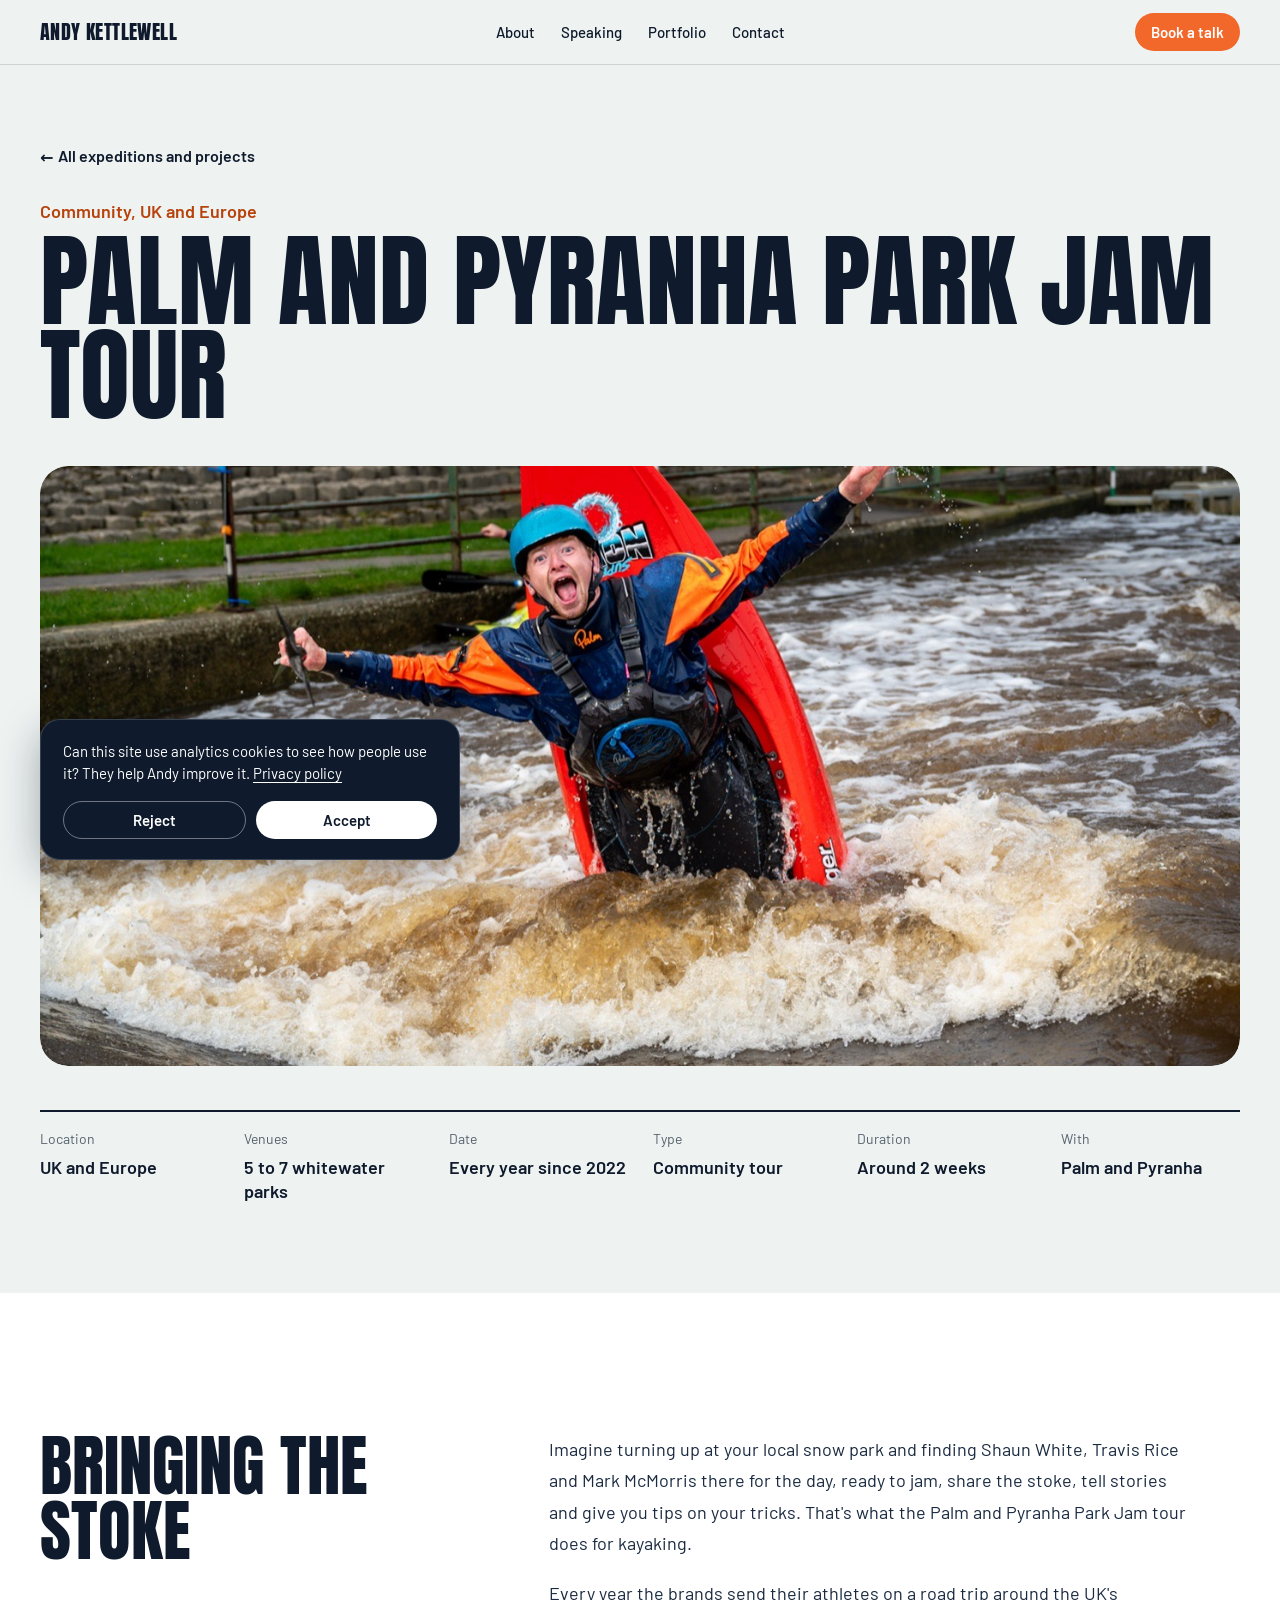
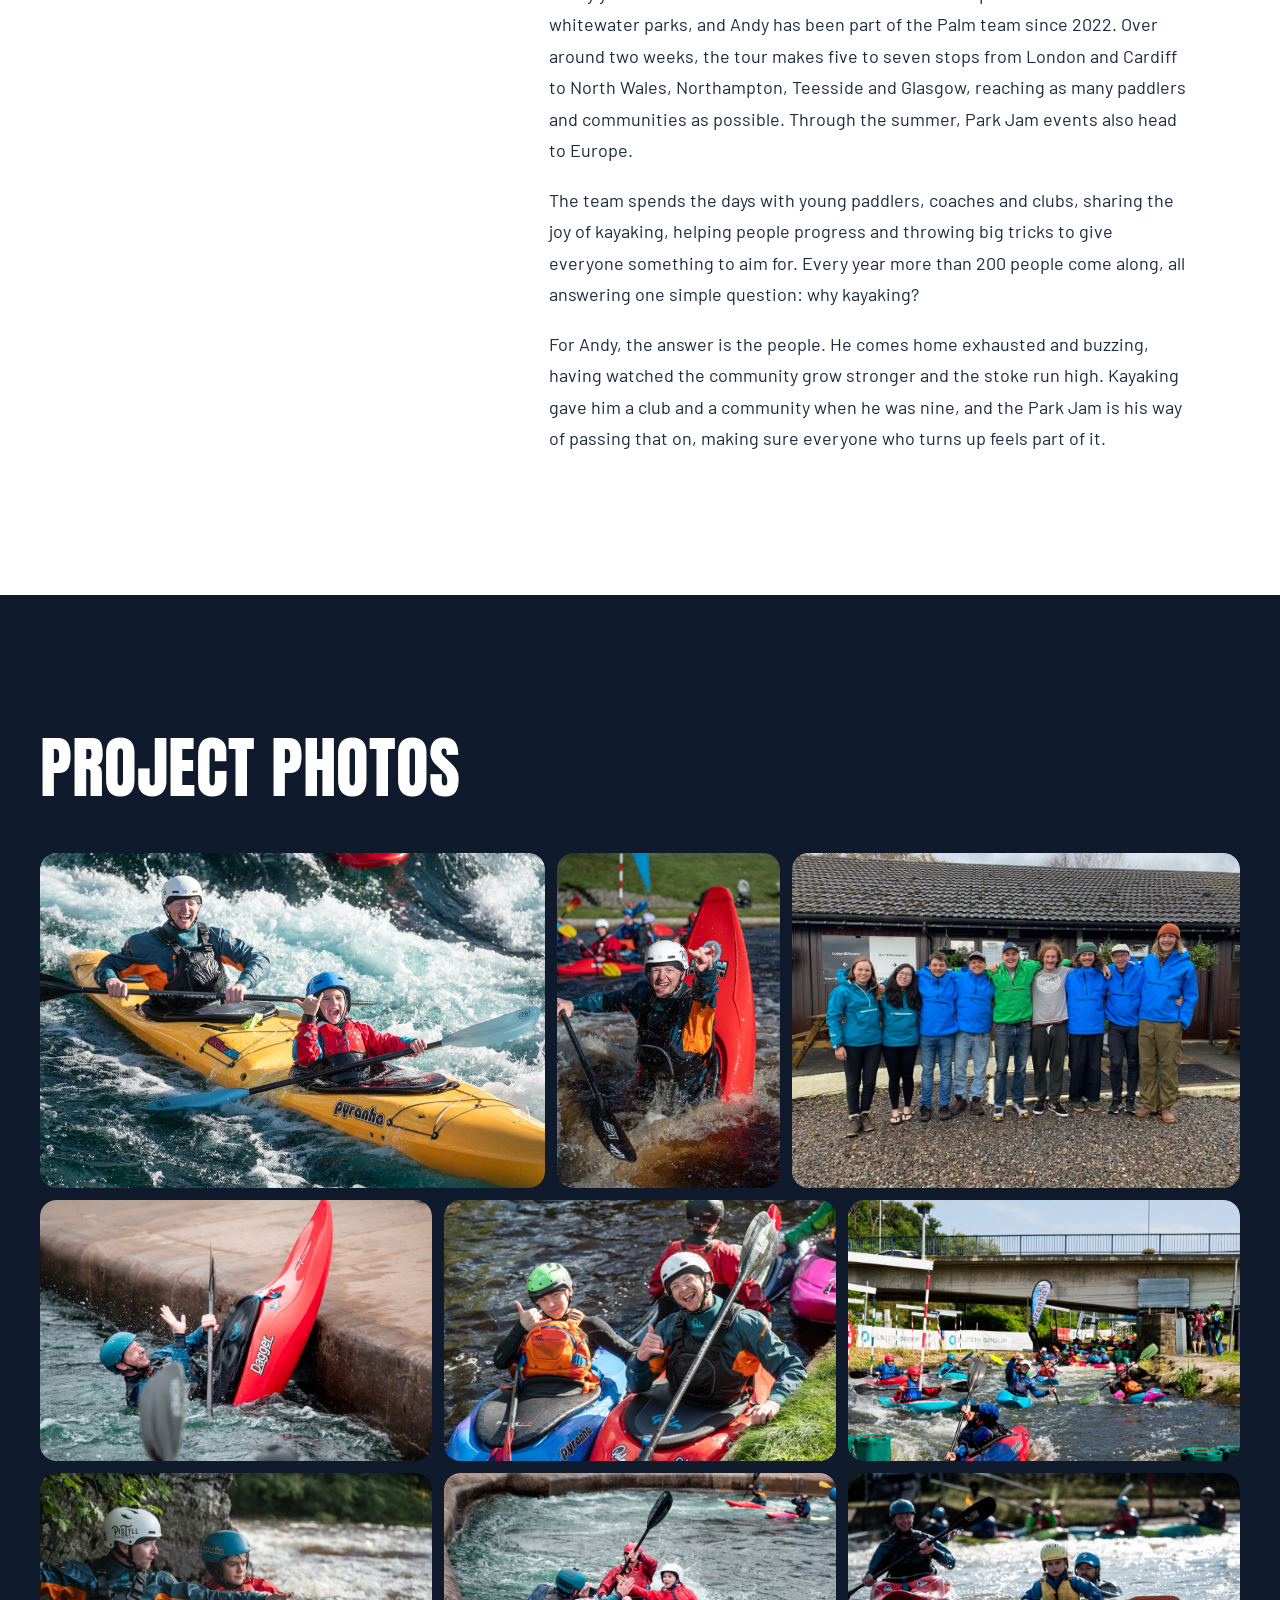
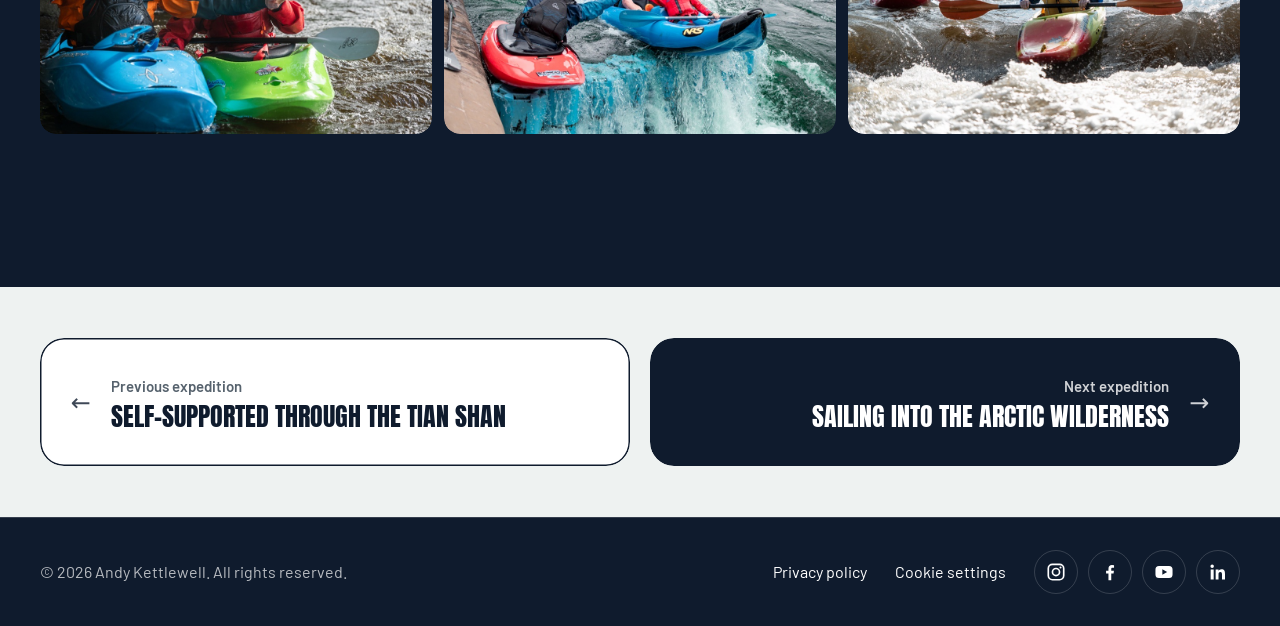
<file: portfolio-park-jam.html>
<!DOCTYPE html>
<html lang="en-GB">
<head>
  <!-- Google Tag Manager, with analytics cookies off until the visitor accepts (Consent Mode) -->
  <script>
    window.dataLayer = window.dataLayer || [];
    function gtag(){dataLayer.push(arguments);}
    gtag('consent', 'default', {
      ad_storage: 'denied', ad_user_data: 'denied', ad_personalization: 'denied',
      analytics_storage: 'denied', wait_for_update: 500
    });
    try { if (localStorage.getItem('ak-analytics-consent') === 'granted') gtag('consent', 'update', { analytics_storage: 'granted' }); } catch (e) {}
  </script>
  <script>(function(w,d,s,l,i){w[l]=w[l]||[];w[l].push({'gtm.start':
  new Date().getTime(),event:'gtm.js'});var f=d.getElementsByTagName(s)[0],
  j=d.createElement(s),dl=l!='dataLayer'?'&l='+l:'';j.async=true;j.src=
  'https://www.googletagmanager.com/gtm.js?id='+i+dl;f.parentNode.insertBefore(j,f);
  })(window,document,'script','dataLayer','GTM-M4QTMZQV');</script>
  <!-- End Google Tag Manager -->
  <meta charset="UTF-8">
  <meta name="viewport" content="width=device-width, initial-scale=1.0">
  <title>Palm and Pyranha Park Jam tour | Andy Kettlewell</title>
  <meta name="description" content="Two weeks every year touring whitewater parks across the UK with the Palm team, sharing the stoke, coaching skills and throwing tricks for people to aim for.">
  <meta name="theme-color" content="#0f1b2d">

  <meta property="og:title" content="Palm and Pyranha Park Jam tour | Andy Kettlewell">
  <meta property="og:description" content="Two weeks every year touring whitewater parks across the UK with the Palm team, sharing the stoke, coaching skills and throwing tricks for people to aim for.">
  <meta property="og:image" content="https://andykettlewell.co.uk/image/web/portfolio/park-jam-cover.jpg">
  <meta property="og:url" content="https://andykettlewell.co.uk/portfolio-park-jam.html">

  <link rel="preconnect" href="https://fonts.googleapis.com">
  <link rel="preconnect" href="https://fonts.gstatic.com" crossorigin>
  <link href="https://fonts.googleapis.com/css2?family=Anton&family=Barlow:ital,wght@0,400;0,500;0,600;0,700;1,400&display=swap" rel="stylesheet">
  <link rel="stylesheet" href="style.css">
  <script src="scripts.js" defer></script>
</head>
<body>
  <!-- Google Tag Manager (noscript) -->
  <noscript><iframe src="https://www.googletagmanager.com/ns.html?id=GTM-M4QTMZQV" height="0" width="0" style="display:none;visibility:hidden"></iframe></noscript>
  <!-- End Google Tag Manager (noscript) -->

  <!-- ============ HEADER ============ -->
  <header class="site-header solid scrolled">
    <div class="container header-inner">
      <a href="index.html" class="logo" aria-label="Andy Kettlewell, home">Andy Kettlewell</a>

      <nav class="nav" id="nav" aria-label="Main">
        <a href="about.html">About</a>
        <a href="speaking.html">Speaking</a>
        <a href="portfolio.html" aria-current="page">Portfolio</a>
        <a href="index.html#contact">Contact</a>
        <a href="index.html#contact" class="btn btn-accent btn-sm nav-cta">Book a talk</a>
      </nav>

      <a href="index.html#contact" class="btn btn-accent btn-sm header-cta">Book a talk</a>

      <button class="menu-toggle" aria-label="Open menu" aria-expanded="false" aria-controls="nav">
        <span></span><span></span>
      </button>
    </div>
  </header>

  <main class="piece">
    <!-- EDIT: add a Links stat (e.g. film or article) in STATS when you have one -->

    <!-- ============ TITLE AND COVER ============ -->
    <section class="piece-intro">
      <div class="container">
        <a href="portfolio.html" class="text-link back-link"><span aria-hidden="true">←</span>All expeditions and projects</a>
        <p class="kicker">Community, UK and Europe</p>
        <h1 class="display-lg">Palm and Pyranha Park Jam tour</h1>
      </div>
    </section>
    <div class="container">
      <figure class="piece-cover"><img src="image/web/portfolio/park-jam-cover-1400.jpg" srcset="image/web/portfolio/park-jam-cover-1400.jpg 1400w, image/web/portfolio/park-jam-cover.jpg 2400w" sizes="(min-width: 1400px) 1300px, 100vw" alt="A paddler celebrating with an arm raised on a wave at a whitewater park" data-photographer="Tom Clare"></figure>
    </div>

    <!-- ============ KEY FACTS ============ -->
    <div class="container">
      <dl class="piece-stats">
          <div><dt>Location</dt><dd>UK and Europe</dd></div>
          <div><dt>Venues</dt><dd>5 to 7 whitewater parks</dd></div>
          <div><dt>Date</dt><dd>Every year since 2022</dd></div>
          <div><dt>Type</dt><dd>Community tour</dd></div>
          <div><dt>Duration</dt><dd>Around 2 weeks</dd></div>
          <div><dt>With</dt><dd>Palm and Pyranha</dd></div>
      </dl>
    </div>

    <!-- ============ SUMMARY ============ -->
    <section class="piece-story">
      <div class="container piece-summary">
        <h2 class="display-md">Bringing the stoke</h2>
        <div class="piece-summary-text">
          <p>Imagine turning up at your local snow park and finding Shaun White, Travis Rice and Mark McMorris there for the day, ready to jam, share the stoke, tell stories and give you tips on your tricks. That's what the Palm and Pyranha Park Jam tour does for kayaking.</p>
          <p>Every year the brands send their athletes on a road trip around the UK's whitewater parks, and Andy has been part of the Palm team since 2022. Over around two weeks, the tour makes five to seven stops from London and Cardiff to North Wales, Northampton, Teesside and Glasgow, reaching as many paddlers and communities as possible. Through the summer, Park Jam events also head to Europe.</p>
          <p>The team spends the days with young paddlers, coaches and clubs, sharing the joy of kayaking, helping people progress and throwing big tricks to give everyone something to aim for. Every year more than 200 people come along, all answering one simple question: why kayaking?</p>
          <p>For Andy, the answer is the people. He comes home exhausted and buzzing, having watched the community grow stronger and the stoke run high. Kayaking gave him a club and a community when he was nine, and the Park Jam is his way of passing that on, making sure everyone who turns up feels part of it.</p>
        </div>
      </div>
    </section>

    <!-- ============ PHOTOS ============ -->
    <!-- Click any photo to view it full screen. Photographer credits are kept in data-photographer. -->
    <section class="piece-gallery" aria-labelledby="gallery-title">
      <div class="container">
        <h2 id="gallery-title" class="display-md pg-title">Project photos</h2>
        <div class="pg-grid">
          <figure class="pg-item" style="--r: 1.504"><a href="image/web/portfolio/full/park-jam-1.jpg" class="pg-open" aria-label="View larger: A coach and a young paddler grinning in a yellow tandem kayak on whitewater"><img src="image/web/portfolio/park-jam-1.jpg" alt="A coach and a young paddler grinning in a yellow tandem kayak on whitewater" loading="lazy" data-photographer="Tom Clare"></a></figure>
          <figure class="pg-item" style="--r: 0.665"><a href="image/web/portfolio/full/park-jam-2.jpg" class="pg-open" aria-label="View larger: A grinning paddler with his kayak standing on end"><img src="image/web/portfolio/park-jam-2.jpg" alt="A grinning paddler with his kayak standing on end" loading="lazy" data-photographer="Tom Clare"></a></figure>
          <figure class="pg-item" style="--r: 1.333"><a href="image/web/portfolio/full/park-jam-3.jpg" class="pg-open" aria-label="View larger: The Park Jam team lined up arm in arm outside a whitewater centre"><img src="image/web/portfolio/park-jam-3.jpg" alt="The Park Jam team lined up arm in arm outside a whitewater centre" loading="lazy"></a></figure>
          <figure class="pg-item" style="--r: 1.504"><a href="image/web/portfolio/full/park-jam-4.jpg" class="pg-open" aria-label="View larger: A paddler throwing a vertical trick against a concrete wall"><img src="image/web/portfolio/park-jam-4.jpg" alt="A paddler throwing a vertical trick against a concrete wall" loading="lazy" data-photographer="Tom Clare"></a></figure>
          <figure class="pg-item" style="--r: 1.504"><a href="image/web/portfolio/full/park-jam-5.jpg" class="pg-open" aria-label="View larger: Young paddlers smiling in their boats at the bank"><img src="image/web/portfolio/park-jam-5.jpg" alt="Young paddlers smiling in their boats at the bank" loading="lazy" data-photographer="Tom Clare"></a></figure>
          <figure class="pg-item" style="--r: 1.502"><a href="image/web/portfolio/full/park-jam-6.jpg" class="pg-open" aria-label="View larger: Crowds of paddlers on the water at a whitewater park"><img src="image/web/portfolio/park-jam-6.jpg" alt="Crowds of paddlers on the water at a whitewater park" loading="lazy" data-photographer="M.G.Karsten"></a></figure>
          <figure class="pg-item" style="--r: 1.504"><a href="image/web/portfolio/full/park-jam-7.jpg" class="pg-open" aria-label="View larger: A coach pointing out a line to a young paddler beside the river"><img src="image/web/portfolio/park-jam-7.jpg" alt="A coach pointing out a line to a young paddler beside the river" loading="lazy" data-photographer="Tom Clare"></a></figure>
          <figure class="pg-item" style="--r: 1.504"><a href="image/web/portfolio/full/park-jam-8.jpg" class="pg-open" aria-label="View larger: A coach and a young paddler side by side on a wave"><img src="image/web/portfolio/park-jam-8.jpg" alt="A coach and a young paddler side by side on a wave" loading="lazy" data-photographer="Tom Clare"></a></figure>
          <figure class="pg-item" style="--r: 1.504"><a href="image/web/portfolio/full/park-jam-9.jpg" class="pg-open" aria-label="View larger: A young paddler surfing a wave with coaches and paddlers all around"><img src="image/web/portfolio/park-jam-9.jpg" alt="A young paddler surfing a wave with coaches and paddlers all around" loading="lazy" data-photographer="Tom Clare"></a></figure>
        </div>
      </div>
    </section>

    <!-- ============ MORE EXPEDITIONS ============ -->
    <nav class="piece-nav" aria-label="More expeditions and projects">
      <div class="container">
        <div class="pnav-grid">
        <a href="portfolio-kyrgyzstan.html" class="pnav-card pnav-prev">
          <span class="pnav-text">
            <span class="pnav-label">Previous expedition</span>
            <strong>Self-supported through the Tian Shan</strong>
          </span>
          <span class="pnav-arrow" aria-hidden="true">←</span>
        </a>
        <a href="portfolio-lapland.html" class="pnav-card pnav-next">
          <span class="pnav-text">
            <span class="pnav-label">Next expedition</span>
            <strong>Sailing into the Arctic wilderness</strong>
          </span>
          <span class="pnav-arrow" aria-hidden="true">→</span>
        </a>
        </div>
      </div>
    </nav>


  </main>

  <!-- ============ FOOTER ============ -->
  <footer class="site-footer">
    <div class="container footer-inner">
      <p>© <span id="year">2026</span> Andy Kettlewell. All rights reserved.</p>
      <div class="footer-end">
        <ul class="footer-links">
          <li><a href="privacy.html">Privacy policy</a></li>
          <li><a href="#" class="cookie-settings" hidden>Cookie settings</a></li>
        </ul>
        <ul class="socials footer-socials" aria-label="Social media">
          <li><a href="https://www.instagram.com/akettlewell94/" target="_blank" rel="noopener" aria-label="Instagram"><svg viewBox="0 0 24 24" aria-hidden="true"><rect x="2.75" y="2.75" width="18.5" height="18.5" rx="5" fill="none" stroke="currentColor" stroke-width="2"/><circle cx="12" cy="12" r="4.25" fill="none" stroke="currentColor" stroke-width="2"/><circle cx="17.4" cy="6.6" r="1.25" fill="currentColor"/></svg></a></li>
          <li><a href="https://www.facebook.com/AndyKettlewell1" target="_blank" rel="noopener" aria-label="Facebook"><svg viewBox="0 0 24 24" aria-hidden="true"><path fill="currentColor" d="M13.5 22v-8.2h2.8l.4-3.3h-3.2V8.4c0-.95.27-1.6 1.63-1.6h1.72V3.86A23 23 0 0 0 14.35 3.7c-2.5 0-4.2 1.52-4.2 4.32v2.48H7.3v3.3h2.85V22z"/></svg></a></li>
          <li><a href="https://www.youtube.com/@PistyllProductions" target="_blank" rel="noopener" aria-label="YouTube"><svg viewBox="0 0 24 24" aria-hidden="true"><path fill="currentColor" fill-rule="evenodd" d="M6 4.75h12A4.25 4.25 0 0 1 22.25 9v6A4.25 4.25 0 0 1 18 19.25H6A4.25 4.25 0 0 1 1.75 15V9A4.25 4.25 0 0 1 6 4.75zM10 8.6v6.8l5.8-3.4z"/></svg></a></li>
          <li><a href="https://www.linkedin.com/in/andy-kettlewell-2539121a6/" target="_blank" rel="noopener" aria-label="LinkedIn"><svg viewBox="0 0 24 24" aria-hidden="true"><path fill="currentColor" d="M3.2 9h3.6v12H3.2zM5 3a2.1 2.1 0 1 1 0 4.2A2.1 2.1 0 0 1 5 3zM9.2 9h3.45v1.65h.05c.48-.9 1.65-1.85 3.4-1.85 3.64 0 4.3 2.4 4.3 5.5V21h-3.6v-5.9c0-1.4-.03-3.2-1.95-3.2-1.95 0-2.25 1.52-2.25 3.1v6H9.2z"/></svg></a></li>
        </ul>
      </div>
    </div>
  </footer>

</body>
</html>
</file>
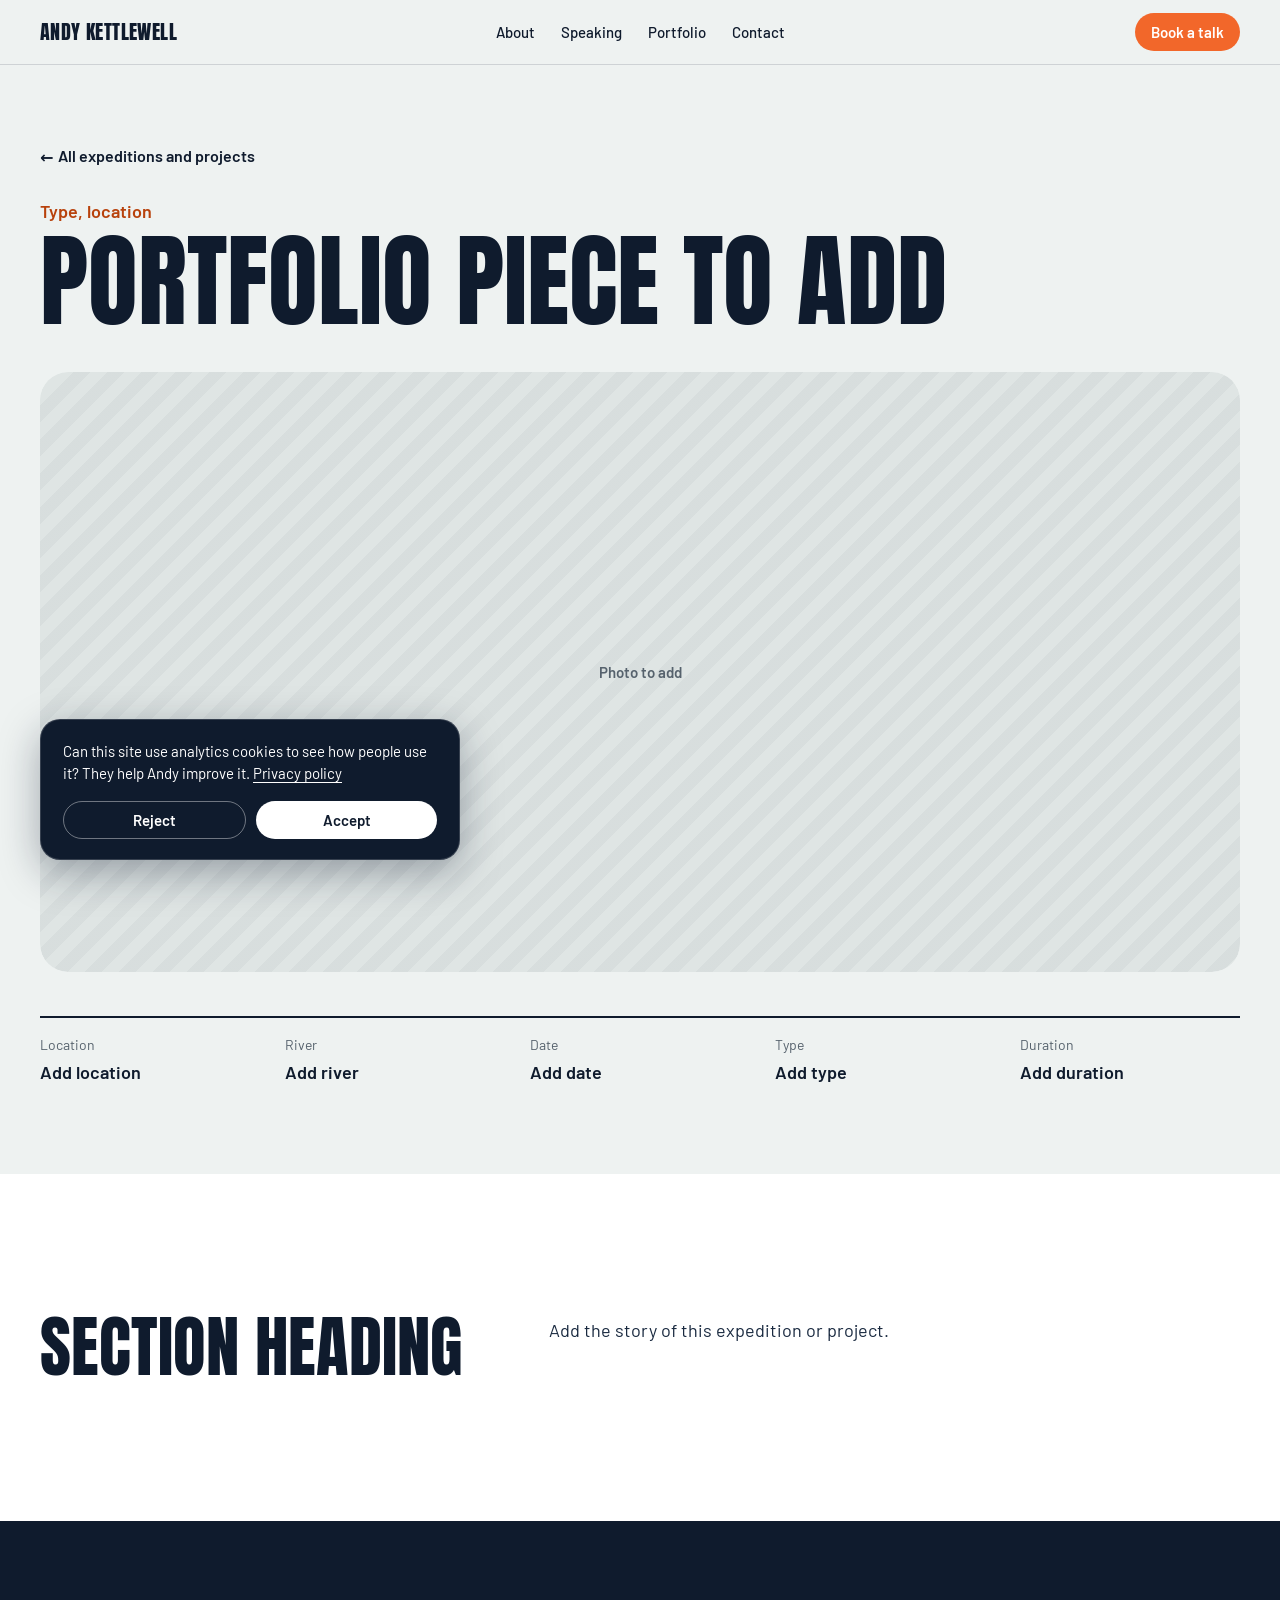
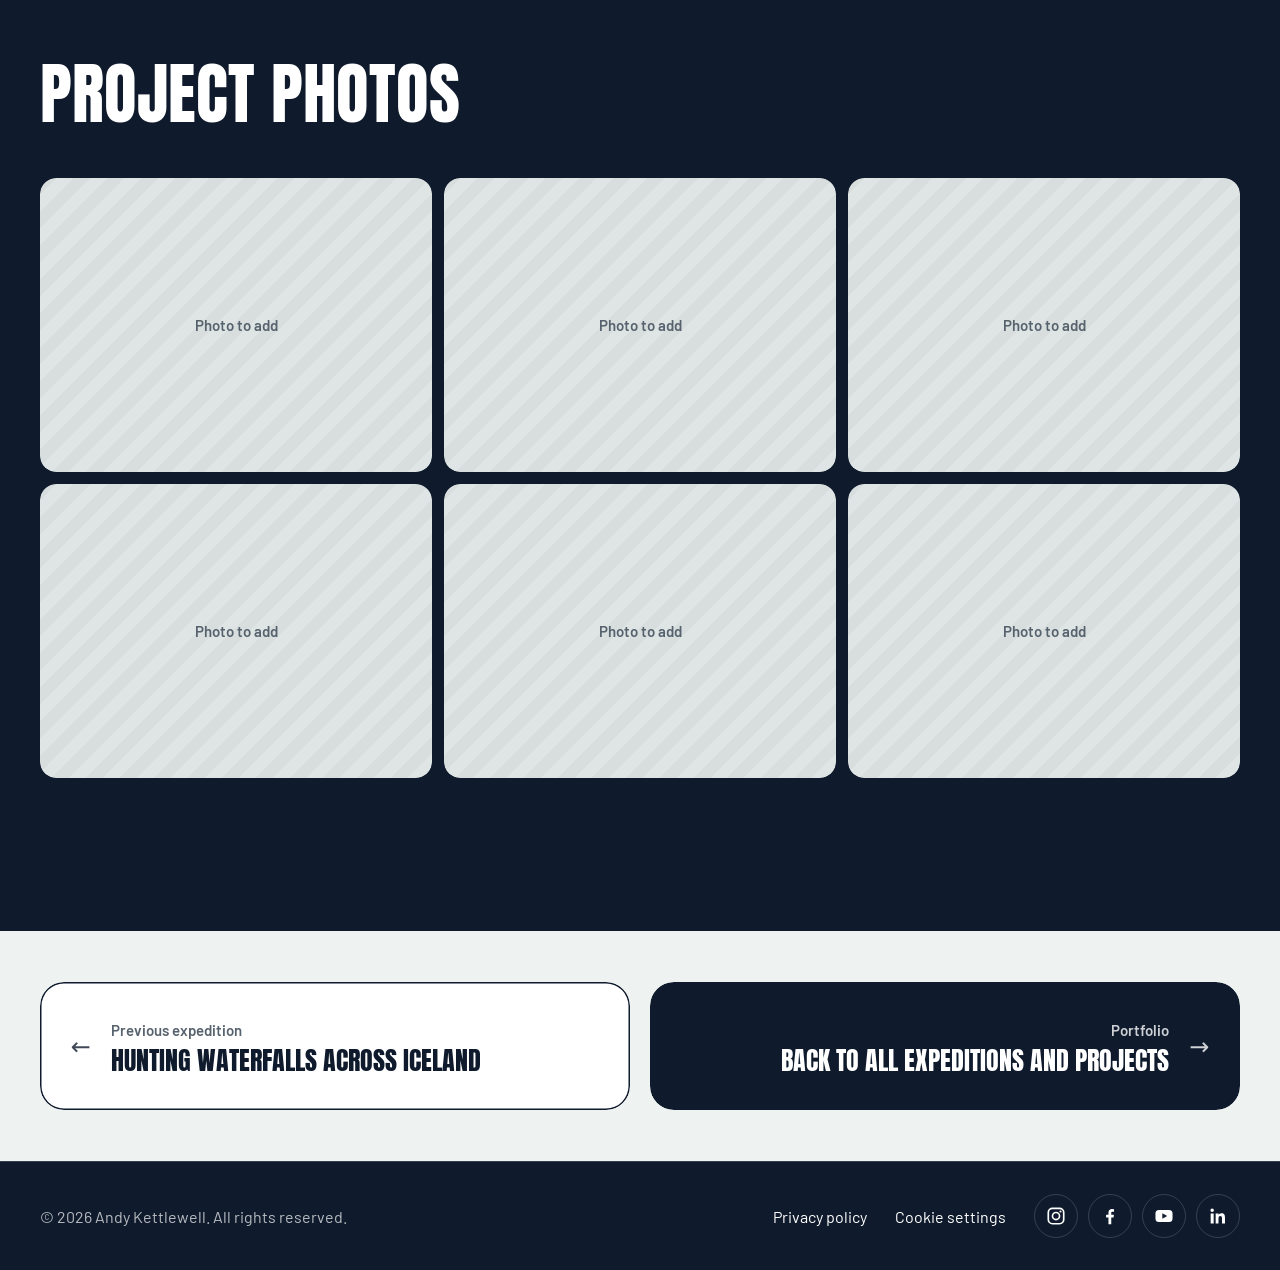
<file: portfolio-piece-5.html>
<!DOCTYPE html>
<html lang="en-GB">
<head>
  <!-- Google Tag Manager, with analytics cookies off until the visitor accepts (Consent Mode) -->
  <script>
    window.dataLayer = window.dataLayer || [];
    function gtag(){dataLayer.push(arguments);}
    gtag('consent', 'default', {
      ad_storage: 'denied', ad_user_data: 'denied', ad_personalization: 'denied',
      analytics_storage: 'denied', wait_for_update: 500
    });
    try { if (localStorage.getItem('ak-analytics-consent') === 'granted') gtag('consent', 'update', { analytics_storage: 'granted' }); } catch (e) {}
  </script>
  <script>(function(w,d,s,l,i){w[l]=w[l]||[];w[l].push({'gtm.start':
  new Date().getTime(),event:'gtm.js'});var f=d.getElementsByTagName(s)[0],
  j=d.createElement(s),dl=l!='dataLayer'?'&l='+l:'';j.async=true;j.src=
  'https://www.googletagmanager.com/gtm.js?id='+i+dl;f.parentNode.insertBefore(j,f);
  })(window,document,'script','dataLayer','GTM-M4QTMZQV');</script>
  <!-- End Google Tag Manager -->
  <meta charset="UTF-8">
  <meta name="viewport" content="width=device-width, initial-scale=1.0">
  <title>Portfolio piece to add | Andy Kettlewell</title>
  <meta name="description" content="Add a one-line summary of this expedition or project.">
  <meta name="theme-color" content="#0f1b2d">

  <meta property="og:title" content="Portfolio piece to add | Andy Kettlewell">
  <meta property="og:description" content="Add a one-line summary of this expedition or project.">
  <meta property="og:image" content="https://andykettlewell.co.uk/image/web/hero-waterfall.jpg">
  <meta property="og:url" content="https://andykettlewell.co.uk/portfolio-piece-5.html">

  <link rel="preconnect" href="https://fonts.googleapis.com">
  <link rel="preconnect" href="https://fonts.gstatic.com" crossorigin>
  <link href="https://fonts.googleapis.com/css2?family=Anton&family=Barlow:ital,wght@0,400;0,500;0,600;0,700;1,400&display=swap" rel="stylesheet">
  <link rel="stylesheet" href="style.css">
  <script src="scripts.js" defer></script>
</head>
<body>
  <!-- Google Tag Manager (noscript) -->
  <noscript><iframe src="https://www.googletagmanager.com/ns.html?id=GTM-M4QTMZQV" height="0" width="0" style="display:none;visibility:hidden"></iframe></noscript>
  <!-- End Google Tag Manager (noscript) -->

  <!-- ============ HEADER ============ -->
  <header class="site-header solid scrolled">
    <div class="container header-inner">
      <a href="index.html" class="logo" aria-label="Andy Kettlewell, home">Andy Kettlewell</a>

      <nav class="nav" id="nav" aria-label="Main">
        <a href="about.html">About</a>
        <a href="speaking.html">Speaking</a>
        <a href="portfolio.html" aria-current="page">Portfolio</a>
        <a href="index.html#contact">Contact</a>
        <a href="index.html#contact" class="btn btn-accent btn-sm nav-cta">Book a talk</a>
      </nav>

      <a href="index.html#contact" class="btn btn-accent btn-sm header-cta">Book a talk</a>

      <button class="menu-toggle" aria-label="Open menu" aria-expanded="false" aria-controls="nav">
        <span></span><span></span>
      </button>
    </div>
  </header>

  <main class="piece">
    <!-- EDIT: placeholder page, fill in the details of your fifth portfolio piece -->

    <!-- ============ TITLE AND COVER ============ -->
    <section class="piece-intro">
      <div class="container">
        <a href="portfolio.html" class="text-link back-link"><span aria-hidden="true">←</span>All expeditions and projects</a>
        <p class="kicker">Type, location</p>
        <h1 class="display-lg">Portfolio piece to add</h1>
      </div>
    </section>
    <div class="container">
      <figure class="piece-cover"><div class="ph" role="img" aria-label="Photo to come"><span>Photo to add</span></div></figure>
    </div>

    <!-- ============ KEY FACTS ============ -->
    <div class="container">
      <dl class="piece-stats">
          <div><dt>Location</dt><dd>Add location</dd></div>
          <div><dt>River</dt><dd>Add river</dd></div>
          <div><dt>Date</dt><dd>Add date</dd></div>
          <div><dt>Type</dt><dd>Add type</dd></div>
          <div><dt>Duration</dt><dd>Add duration</dd></div>
      </dl>
    </div>

    <!-- ============ SUMMARY ============ -->
    <section class="piece-story">
      <div class="container piece-summary">
        <h2 class="display-md">Section heading</h2>
        <div class="piece-summary-text">
          <p>Add the story of this expedition or project.</p>
        </div>
      </div>
    </section>

    <!-- ============ PHOTOS ============ -->
    <!-- Click any photo to view it full screen. Photographer credits are kept in data-photographer. -->
    <section class="piece-gallery" aria-labelledby="gallery-title">
      <div class="container">
        <h2 id="gallery-title" class="display-md pg-title">Project photos</h2>
        <div class="pg-grid">
          <figure class="pg-item pg-ph"><div class="ph" role="img" aria-label="Photo to come"><span>Photo to add</span></div></figure>
          <figure class="pg-item pg-ph"><div class="ph" role="img" aria-label="Photo to come"><span>Photo to add</span></div></figure>
          <figure class="pg-item pg-ph"><div class="ph" role="img" aria-label="Photo to come"><span>Photo to add</span></div></figure>
          <figure class="pg-item pg-ph"><div class="ph" role="img" aria-label="Photo to come"><span>Photo to add</span></div></figure>
          <figure class="pg-item pg-ph"><div class="ph" role="img" aria-label="Photo to come"><span>Photo to add</span></div></figure>
          <figure class="pg-item pg-ph"><div class="ph" role="img" aria-label="Photo to come"><span>Photo to add</span></div></figure>
        </div>
      </div>
    </section>

    <!-- ============ MORE EXPEDITIONS ============ -->
    <nav class="piece-nav" aria-label="More expeditions and projects">
      <div class="container">
        <div class="pnav-grid">
        <a href="portfolio-iceland.html" class="pnav-card pnav-prev">
          <span class="pnav-text">
            <span class="pnav-label">Previous expedition</span>
            <strong>Hunting waterfalls across Iceland</strong>
          </span>
          <span class="pnav-arrow" aria-hidden="true">←</span>
        </a>
        <a href="portfolio.html" class="pnav-card pnav-home pnav-next">
          <span class="pnav-text">
            <span class="pnav-label">Portfolio</span>
            <strong>Back to all expeditions and projects</strong>
          </span>
          <span class="pnav-arrow" aria-hidden="true">→</span>
        </a>
        </div>
      </div>
    </nav>


  </main>

  <!-- ============ FOOTER ============ -->
  <footer class="site-footer">
    <div class="container footer-inner">
      <p>© <span id="year">2026</span> Andy Kettlewell. All rights reserved.</p>
      <div class="footer-end">
        <ul class="footer-links">
          <li><a href="privacy.html">Privacy policy</a></li>
          <li><a href="#" class="cookie-settings" hidden>Cookie settings</a></li>
        </ul>
        <ul class="socials footer-socials" aria-label="Social media">
          <li><a href="https://www.instagram.com/akettlewell94/" target="_blank" rel="noopener" aria-label="Instagram"><svg viewBox="0 0 24 24" aria-hidden="true"><rect x="2.75" y="2.75" width="18.5" height="18.5" rx="5" fill="none" stroke="currentColor" stroke-width="2"/><circle cx="12" cy="12" r="4.25" fill="none" stroke="currentColor" stroke-width="2"/><circle cx="17.4" cy="6.6" r="1.25" fill="currentColor"/></svg></a></li>
          <li><a href="https://www.facebook.com/AndyKettlewell1" target="_blank" rel="noopener" aria-label="Facebook"><svg viewBox="0 0 24 24" aria-hidden="true"><path fill="currentColor" d="M13.5 22v-8.2h2.8l.4-3.3h-3.2V8.4c0-.95.27-1.6 1.63-1.6h1.72V3.86A23 23 0 0 0 14.35 3.7c-2.5 0-4.2 1.52-4.2 4.32v2.48H7.3v3.3h2.85V22z"/></svg></a></li>
          <li><a href="https://www.youtube.com/@PistyllProductions" target="_blank" rel="noopener" aria-label="YouTube"><svg viewBox="0 0 24 24" aria-hidden="true"><path fill="currentColor" fill-rule="evenodd" d="M6 4.75h12A4.25 4.25 0 0 1 22.25 9v6A4.25 4.25 0 0 1 18 19.25H6A4.25 4.25 0 0 1 1.75 15V9A4.25 4.25 0 0 1 6 4.75zM10 8.6v6.8l5.8-3.4z"/></svg></a></li>
          <li><a href="https://www.linkedin.com/in/andy-kettlewell-2539121a6/" target="_blank" rel="noopener" aria-label="LinkedIn"><svg viewBox="0 0 24 24" aria-hidden="true"><path fill="currentColor" d="M3.2 9h3.6v12H3.2zM5 3a2.1 2.1 0 1 1 0 4.2A2.1 2.1 0 0 1 5 3zM9.2 9h3.45v1.65h.05c.48-.9 1.65-1.85 3.4-1.85 3.64 0 4.3 2.4 4.3 5.5V21h-3.6v-5.9c0-1.4-.03-3.2-1.95-3.2-1.95 0-2.25 1.52-2.25 3.1v6H9.2z"/></svg></a></li>
        </ul>
      </div>
    </div>
  </footer>

</body>
</html>
</file>
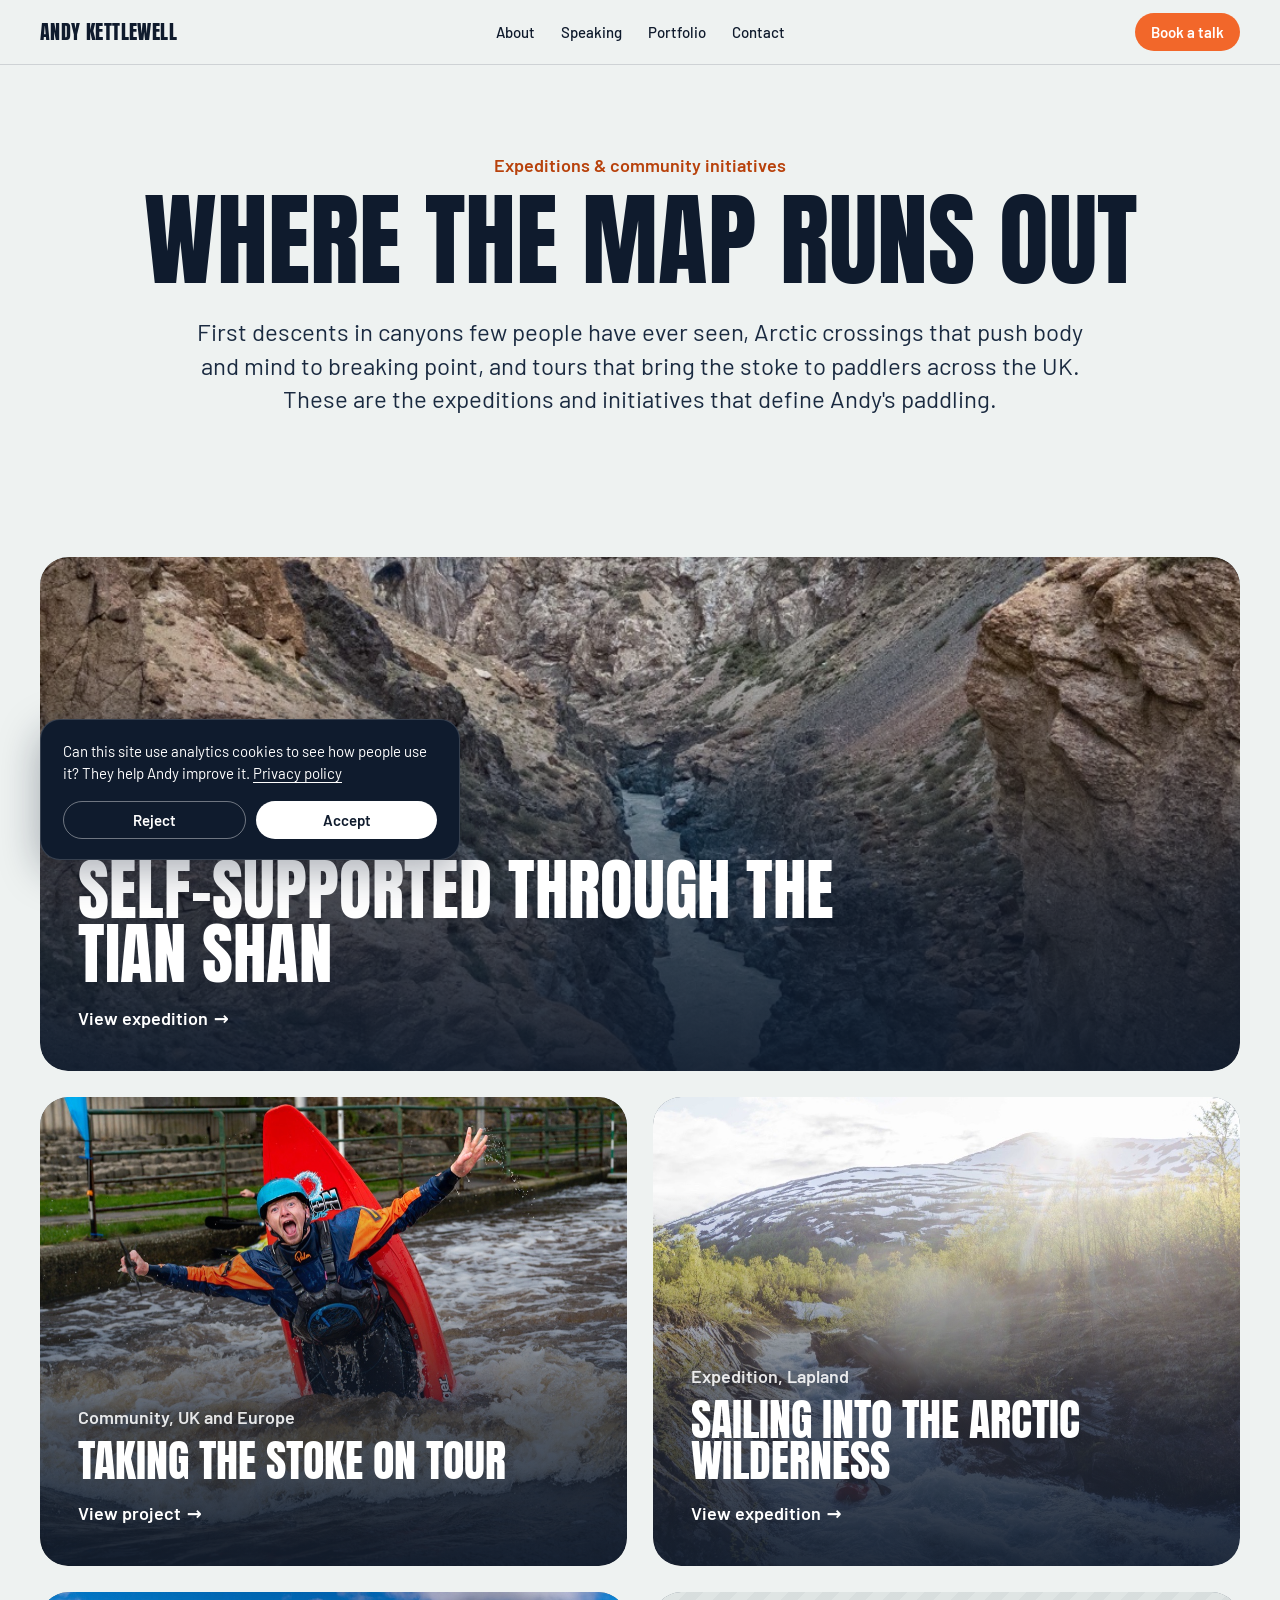
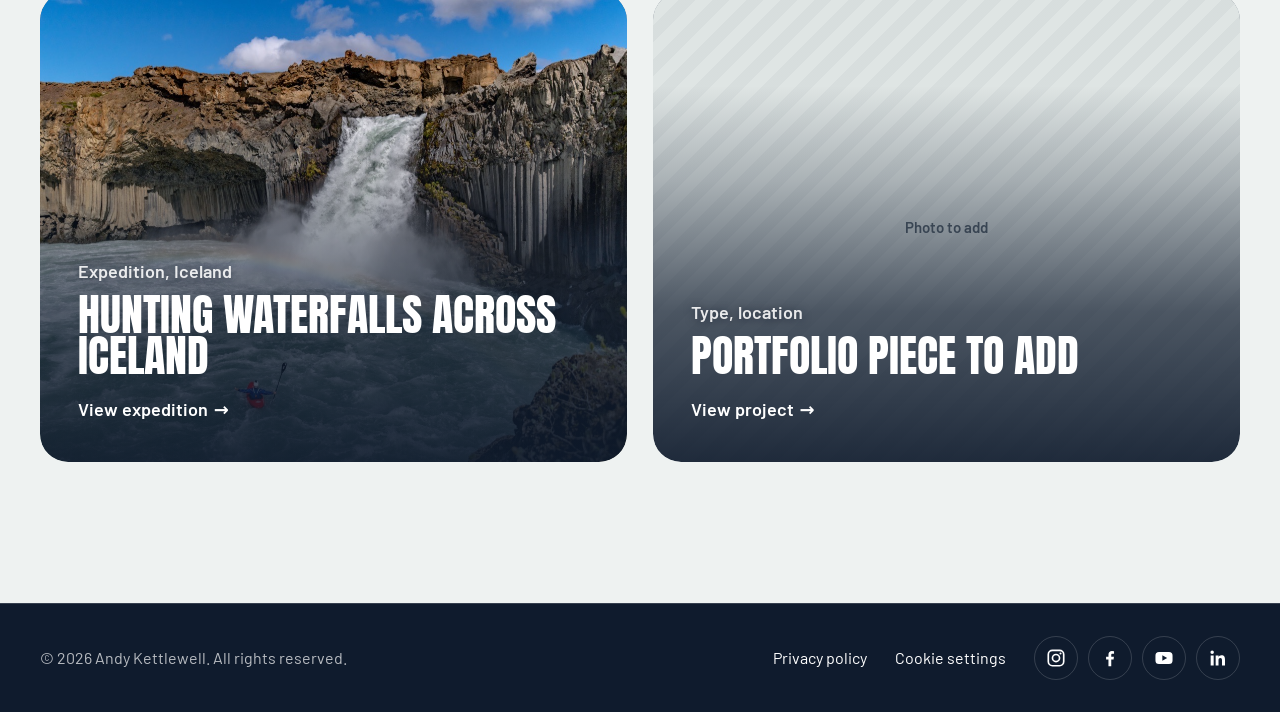
<file: portfolio.html>
<!DOCTYPE html>
<html lang="en-GB">
<head>
  <!-- Google Tag Manager, with analytics cookies off until the visitor accepts (Consent Mode) -->
  <script>
    window.dataLayer = window.dataLayer || [];
    function gtag(){dataLayer.push(arguments);}
    gtag('consent', 'default', {
      ad_storage: 'denied', ad_user_data: 'denied', ad_personalization: 'denied',
      analytics_storage: 'denied', wait_for_update: 500
    });
    try { if (localStorage.getItem('ak-analytics-consent') === 'granted') gtag('consent', 'update', { analytics_storage: 'granted' }); } catch (e) {}
  </script>
  <script>(function(w,d,s,l,i){w[l]=w[l]||[];w[l].push({'gtm.start':
  new Date().getTime(),event:'gtm.js'});var f=d.getElementsByTagName(s)[0],
  j=d.createElement(s),dl=l!='dataLayer'?'&l='+l:'';j.async=true;j.src=
  'https://www.googletagmanager.com/gtm.js?id='+i+dl;f.parentNode.insertBefore(j,f);
  })(window,document,'script','dataLayer','GTM-M4QTMZQV');</script>
  <!-- End Google Tag Manager -->
  <meta charset="UTF-8">
  <meta name="viewport" content="width=device-width, initial-scale=1.0">
  <title>Portfolio | Andy Kettlewell</title>
  <meta name="description" content="Expeditions and projects from Andy Kettlewell, a whitewater kayaker from Wales who has paddled in 28 countries.">
  <meta name="theme-color" content="#0f1b2d">

  <meta property="og:title" content="Portfolio | Andy Kettlewell">
  <meta property="og:description" content="Expeditions and projects from 23 years of whitewater kayaking.">
  <meta property="og:image" content="https://andykettlewell.co.uk/image/web/gallery-aerial-drop.jpg">
  <meta property="og:url" content="https://andykettlewell.co.uk/portfolio.html">

  <link rel="preconnect" href="https://fonts.googleapis.com">
  <link rel="preconnect" href="https://fonts.gstatic.com" crossorigin>
  <link href="https://fonts.googleapis.com/css2?family=Anton&family=Barlow:ital,wght@0,400;0,500;0,600;0,700;1,400&display=swap" rel="stylesheet">
  <link rel="stylesheet" href="style.css">
  <script src="scripts.js" defer></script>
</head>
<body>
  <!-- Google Tag Manager (noscript) -->
  <noscript><iframe src="https://www.googletagmanager.com/ns.html?id=GTM-M4QTMZQV" height="0" width="0" style="display:none;visibility:hidden"></iframe></noscript>
  <!-- End Google Tag Manager (noscript) -->

  <!-- ============ HEADER ============ -->
  <header class="site-header solid scrolled">
    <div class="container header-inner">
      <a href="index.html" class="logo" aria-label="Andy Kettlewell, home">Andy Kettlewell</a>

      <nav class="nav" id="nav" aria-label="Main">
        <a href="about.html">About</a>
        <a href="speaking.html">Speaking</a>
        <a href="portfolio.html" aria-current="page">Portfolio</a>
        <a href="index.html#contact">Contact</a>
        <a href="index.html#contact" class="btn btn-accent btn-sm nav-cta">Book a talk</a>
      </nav>

      <a href="index.html#contact" class="btn btn-accent btn-sm header-cta">Book a talk</a>

      <button class="menu-toggle" aria-label="Open menu" aria-expanded="false" aria-controls="nav">
        <span></span><span></span>
      </button>
    </div>
  </header>

  <main class="portfolio-page">

    <!-- ============ INTRO ============ -->
    <section class="portfolio-intro">
      <div class="container">
        <p class="kicker">Expeditions &amp; community initiatives</p>
        <h1 class="display-lg">Where the map runs out</h1>
        <p class="about-lead">
          First descents in canyons few people have ever seen, Arctic crossings
          that push body and mind to breaking point, and tours that bring the
          stoke to paddlers across the UK. These are the expeditions and
          initiatives that define Andy's paddling.
        </p>
      </div>
    </section>

    <!-- ============ PIECES ============ -->
    <section class="portfolio-section">
      <div class="container pf-grid">
          <a href="portfolio-kyrgyzstan.html" class="pf-card pf-feature">
            <img src="image/web/portfolio/kyrgyzstan-card-1400.jpg" srcset="image/web/portfolio/kyrgyzstan-card-1400.jpg 1400w, image/web/portfolio/kyrgyzstan-card.jpg 2400w" sizes="100vw" alt="Looking down into the deep canyon of the Sary-Jaz from above" style="object-position: 50% 58%" data-photographer="Pistyll Productions">
            <div class="pf-text">
              <p class="pf-meta">Expedition, Kyrgyzstan</p>
              <h2>Self-supported through the Tian Shan</h2>
              <span class="pf-link">View expedition<span aria-hidden="true">→</span></span>
            </div>
          </a>

          <a href="portfolio-park-jam.html" class="pf-card">
            <img src="image/web/portfolio/park-jam-cover-1400.jpg" srcset="image/web/portfolio/park-jam-cover-1400.jpg 1400w, image/web/portfolio/park-jam-cover.jpg 2400w" sizes="(min-width: 860px) 50vw, 100vw" alt="A paddler celebrating with an arm raised on a wave at a whitewater park" loading="lazy" data-photographer="Tom Clare">
            <div class="pf-text">
              <p class="pf-meta">Community, UK and Europe</p>
              <h2>Taking the stoke on tour</h2>
              <span class="pf-link">View project<span aria-hidden="true">→</span></span>
            </div>
          </a>

          <a href="portfolio-lapland.html" class="pf-card">
            <img src="image/web/portfolio/lapland-cover-1400.jpg" srcset="image/web/portfolio/lapland-cover-1400.jpg 1400w, image/web/portfolio/lapland-cover.jpg 2400w" sizes="(min-width: 860px) 50vw, 100vw" alt="A kayaker running a rapid in low Arctic sun" loading="lazy" data-photographer="David Sodomka">
            <div class="pf-text">
              <p class="pf-meta">Expedition, Lapland</p>
              <h2>Sailing into the Arctic wilderness</h2>
              <span class="pf-link">View expedition<span aria-hidden="true">→</span></span>
            </div>
          </a>

          <a href="portfolio-iceland.html" class="pf-card">
            <img src="image/web/portfolio/iceland-cover-1400.jpg" srcset="image/web/portfolio/iceland-cover-1400.jpg 1400w, image/web/portfolio/iceland-cover.jpg 2400w" sizes="(min-width: 860px) 50vw, 100vw" alt="A kayaker below a waterfall framed by basalt columns" loading="lazy" data-photographer="John Haines">
            <div class="pf-text">
              <p class="pf-meta">Expedition, Iceland</p>
              <h2>Hunting waterfalls across Iceland</h2>
              <span class="pf-link">View expedition<span aria-hidden="true">→</span></span>
            </div>
          </a>

          <!-- EDIT: placeholder piece -->
          <a href="portfolio-piece-5.html" class="pf-card">
            <div class="ph" role="img" aria-label="Photo to come"><span>Photo to add</span></div>
            <div class="pf-text">
              <p class="pf-meta">Type, location</p>
              <h2>Portfolio piece to add</h2>
              <span class="pf-link">View project<span aria-hidden="true">→</span></span>
            </div>
          </a>
      </div>
    </section>

  </main>

  <!-- ============ FOOTER ============ -->
  <footer class="site-footer">
    <div class="container footer-inner">
      <p>© <span id="year">2026</span> Andy Kettlewell. All rights reserved.</p>
      <div class="footer-end">
        <ul class="footer-links">
          <li><a href="privacy.html">Privacy policy</a></li>
          <li><a href="#" class="cookie-settings" hidden>Cookie settings</a></li>
        </ul>
        <ul class="socials footer-socials" aria-label="Social media">
          <li><a href="https://www.instagram.com/akettlewell94/" target="_blank" rel="noopener" aria-label="Instagram"><svg viewBox="0 0 24 24" aria-hidden="true"><rect x="2.75" y="2.75" width="18.5" height="18.5" rx="5" fill="none" stroke="currentColor" stroke-width="2"/><circle cx="12" cy="12" r="4.25" fill="none" stroke="currentColor" stroke-width="2"/><circle cx="17.4" cy="6.6" r="1.25" fill="currentColor"/></svg></a></li>
          <li><a href="https://www.facebook.com/AndyKettlewell1" target="_blank" rel="noopener" aria-label="Facebook"><svg viewBox="0 0 24 24" aria-hidden="true"><path fill="currentColor" d="M13.5 22v-8.2h2.8l.4-3.3h-3.2V8.4c0-.95.27-1.6 1.63-1.6h1.72V3.86A23 23 0 0 0 14.35 3.7c-2.5 0-4.2 1.52-4.2 4.32v2.48H7.3v3.3h2.85V22z"/></svg></a></li>
          <li><a href="https://www.youtube.com/@PistyllProductions" target="_blank" rel="noopener" aria-label="YouTube"><svg viewBox="0 0 24 24" aria-hidden="true"><path fill="currentColor" fill-rule="evenodd" d="M6 4.75h12A4.25 4.25 0 0 1 22.25 9v6A4.25 4.25 0 0 1 18 19.25H6A4.25 4.25 0 0 1 1.75 15V9A4.25 4.25 0 0 1 6 4.75zM10 8.6v6.8l5.8-3.4z"/></svg></a></li>
          <li><a href="https://www.linkedin.com/in/andy-kettlewell-2539121a6/" target="_blank" rel="noopener" aria-label="LinkedIn"><svg viewBox="0 0 24 24" aria-hidden="true"><path fill="currentColor" d="M3.2 9h3.6v12H3.2zM5 3a2.1 2.1 0 1 1 0 4.2A2.1 2.1 0 0 1 5 3zM9.2 9h3.45v1.65h.05c.48-.9 1.65-1.85 3.4-1.85 3.64 0 4.3 2.4 4.3 5.5V21h-3.6v-5.9c0-1.4-.03-3.2-1.95-3.2-1.95 0-2.25 1.52-2.25 3.1v6H9.2z"/></svg></a></li>
        </ul>
      </div>
    </div>
  </footer>

</body>
</html>
</file>
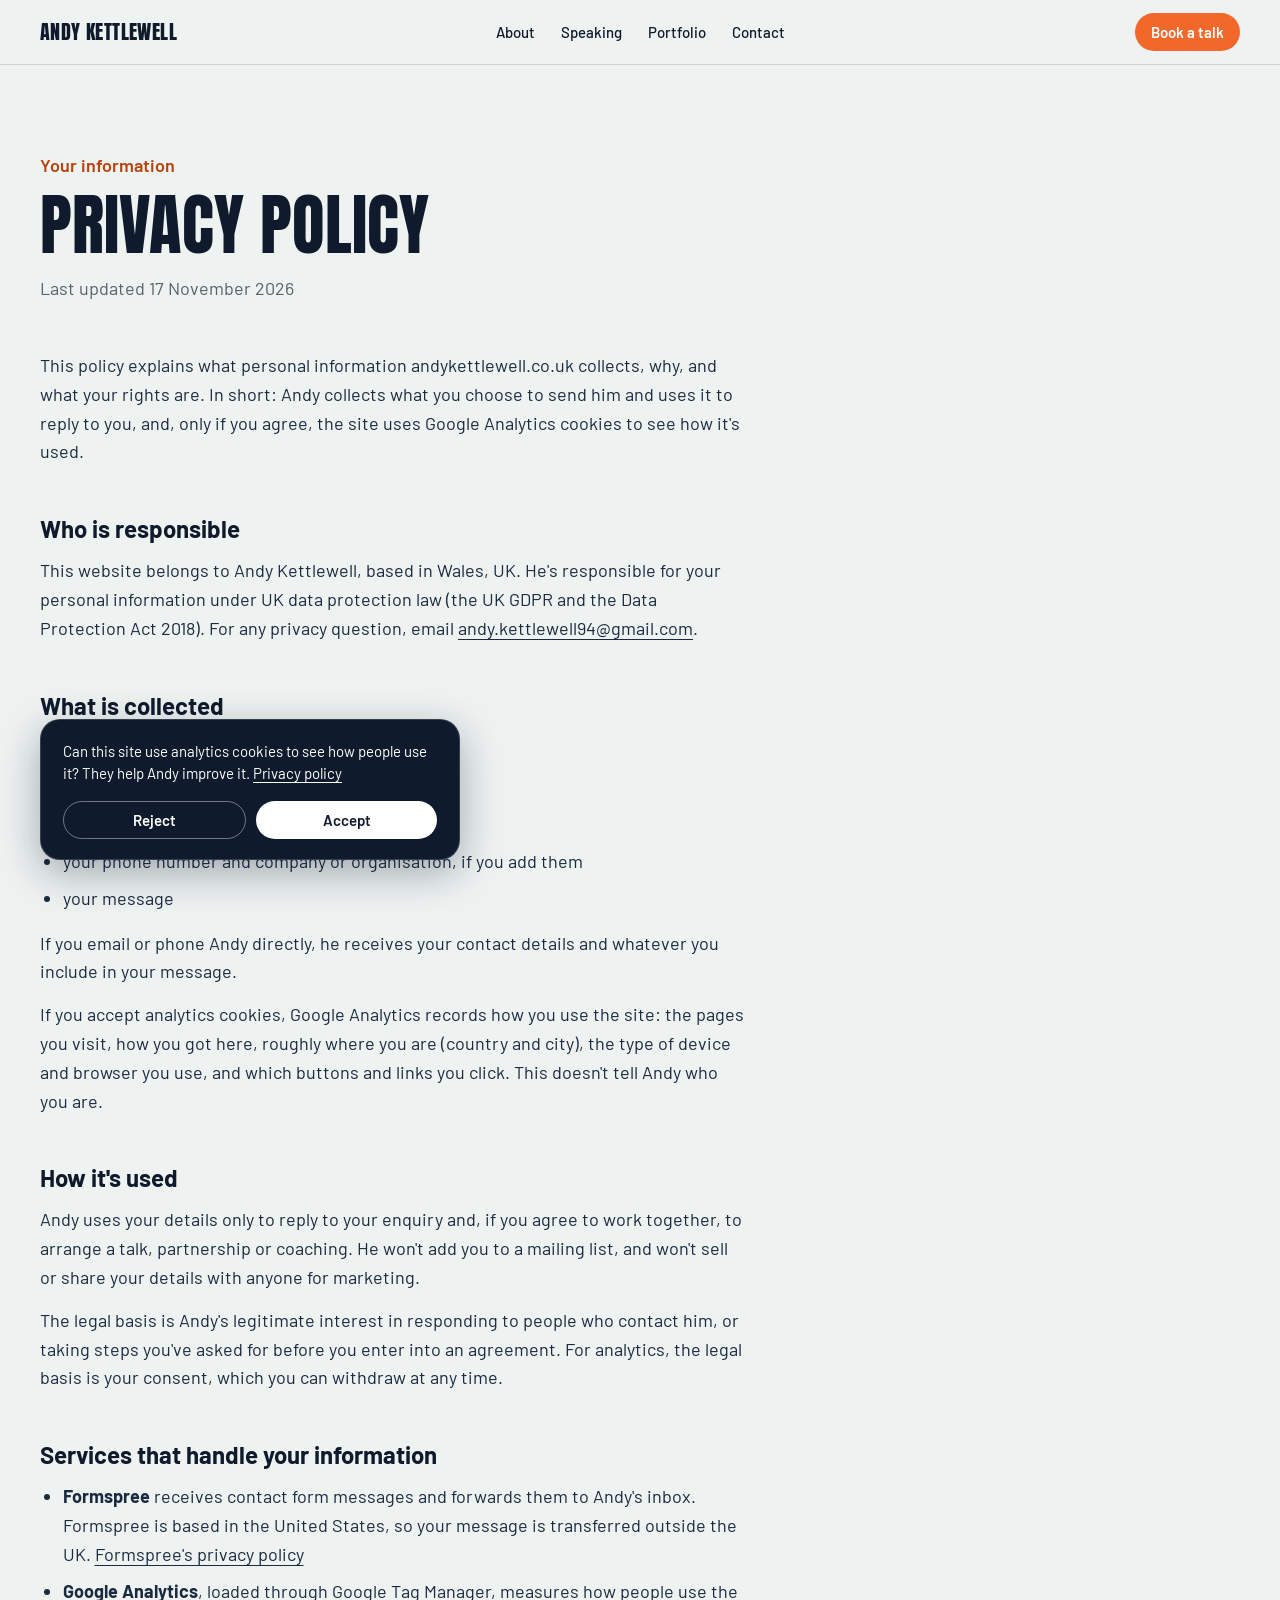
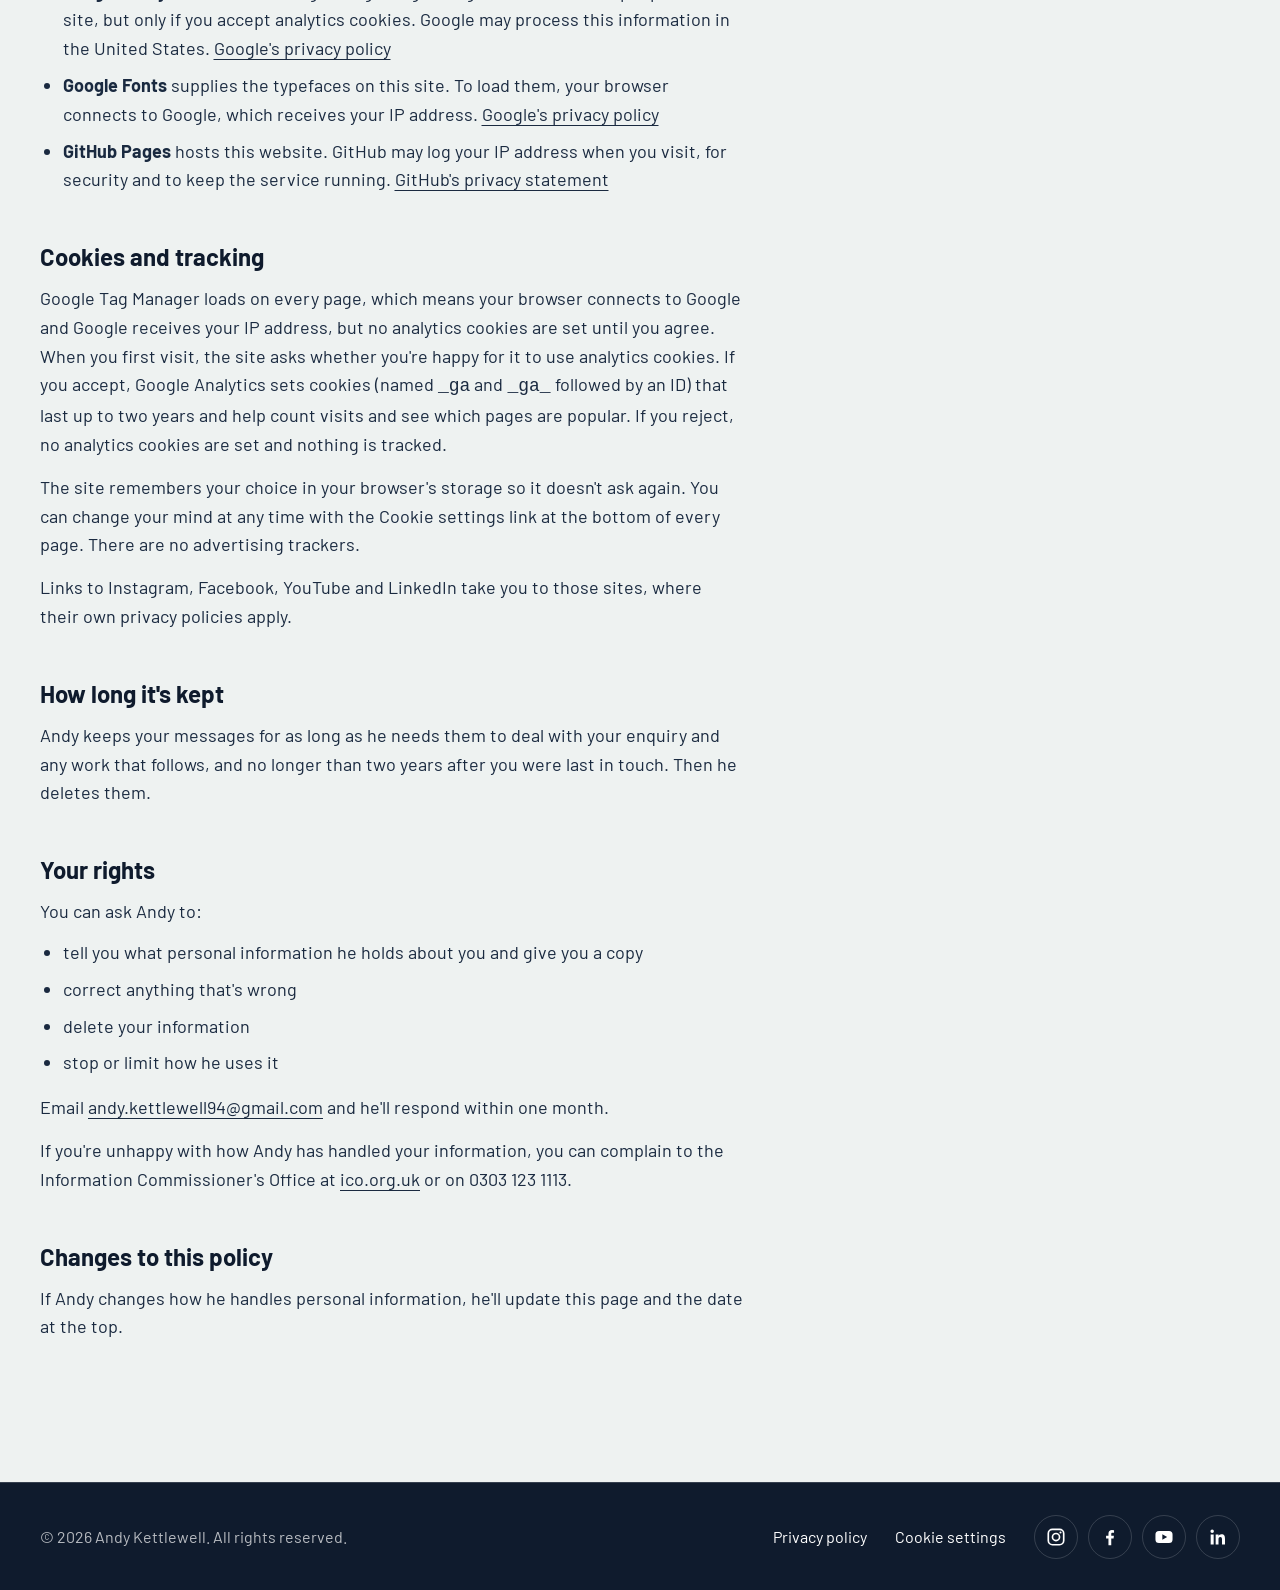
<file: privacy.html>
<!DOCTYPE html>
<html lang="en-GB">
<head>
  <!-- Google Tag Manager, with analytics cookies off until the visitor accepts (Consent Mode) -->
  <script>
    window.dataLayer = window.dataLayer || [];
    function gtag(){dataLayer.push(arguments);}
    gtag('consent', 'default', {
      ad_storage: 'denied', ad_user_data: 'denied', ad_personalization: 'denied',
      analytics_storage: 'denied', wait_for_update: 500
    });
    try { if (localStorage.getItem('ak-analytics-consent') === 'granted') gtag('consent', 'update', { analytics_storage: 'granted' }); } catch (e) {}
  </script>
  <script>(function(w,d,s,l,i){w[l]=w[l]||[];w[l].push({'gtm.start':
  new Date().getTime(),event:'gtm.js'});var f=d.getElementsByTagName(s)[0],
  j=d.createElement(s),dl=l!='dataLayer'?'&l='+l:'';j.async=true;j.src=
  'https://www.googletagmanager.com/gtm.js?id='+i+dl;f.parentNode.insertBefore(j,f);
  })(window,document,'script','dataLayer','GTM-M4QTMZQV');</script>
  <!-- End Google Tag Manager -->
  <meta charset="UTF-8">
  <meta name="viewport" content="width=device-width, initial-scale=1.0">
  <title>Privacy policy | Andy Kettlewell</title>
  <meta name="description" content="How andykettlewell.co.uk collects and uses your personal information.">
  <meta name="theme-color" content="#0f1b2d">

  <link rel="preconnect" href="https://fonts.googleapis.com">
  <link rel="preconnect" href="https://fonts.gstatic.com" crossorigin>
  <link href="https://fonts.googleapis.com/css2?family=Anton&family=Barlow:ital,wght@0,400;0,500;0,600;0,700;1,400&display=swap" rel="stylesheet">
  <link rel="stylesheet" href="style.css">
  <script src="scripts.js" defer></script>
</head>
<body>
  <!-- Google Tag Manager (noscript) -->
  <noscript><iframe src="https://www.googletagmanager.com/ns.html?id=GTM-M4QTMZQV" height="0" width="0" style="display:none;visibility:hidden"></iframe></noscript>
  <!-- End Google Tag Manager (noscript) -->

  <!-- ============ HEADER ============ -->
  <header class="site-header solid scrolled">
    <div class="container header-inner">
      <a href="index.html" class="logo" aria-label="Andy Kettlewell, home">Andy Kettlewell</a>

      <nav class="nav" id="nav" aria-label="Main">
        <a href="about.html">About</a>
        <a href="speaking.html">Speaking</a>
        <a href="portfolio.html">Portfolio</a>
        <a href="index.html#contact">Contact</a>
        <a href="index.html#contact" class="btn btn-accent btn-sm nav-cta">Book a talk</a>
      </nav>

      <a href="index.html#contact" class="btn btn-accent btn-sm header-cta">Book a talk</a>

      <button class="menu-toggle" aria-label="Open menu" aria-expanded="false" aria-controls="nav">
        <span></span><span></span>
      </button>
    </div>
  </header>

  <main class="legal">
    <div class="container">
      <article class="legal-inner">
        <p class="kicker">Your information</p>
        <h1 class="display-md">Privacy policy</h1>
        <p class="updated">Last updated 17 November 2026</p>

        <p>
          This policy explains what personal information andykettlewell.co.uk
          collects, why, and what your rights are. In short: Andy collects what
          you choose to send him and uses it to reply to you, and, only if you
          agree, the site uses Google Analytics cookies to see how it's used.
        </p>

        <h2>Who is responsible</h2>
        <p>
          This website belongs to Andy Kettlewell, based in Wales, UK. He's
          responsible for your personal information under UK data protection law
          (the UK GDPR and the Data Protection Act 2018). For any privacy question,
          email <a href="mailto:andy.kettlewell94@gmail.com">andy.kettlewell94@gmail.com</a>.
        </p>

        <h2>What is collected</h2>
        <p>When you use the contact form, Andy receives:</p>
        <ul>
          <li>your first and last name</li>
          <li>your email address</li>
          <li>your phone number and company or organisation, if you add them</li>
          <li>your message</li>
        </ul>
        <p>
          If you email or phone Andy directly, he receives your contact details and
          whatever you include in your message.
        </p>
        <p>
          If you accept analytics cookies, Google Analytics records how you use
          the site: the pages you visit, how you got here, roughly where you are
          (country and city), the type of device and browser you use, and which
          buttons and links you click. This doesn't tell Andy who you are.

        <h2>How it's used</h2>
        <p>
          Andy uses your details only to reply to your enquiry and, if you agree
          to work together, to arrange a talk, partnership or coaching. He won't
          add you to a mailing list, and won't sell or share your details with
          anyone for marketing.
        </p>
        <p>
          The legal basis is Andy's legitimate interest in responding to people who
          contact him, or taking steps you've asked for before you enter into an
          agreement. For analytics, the legal basis is your consent, which you can
          withdraw at any time.
        </p>

        <h2>Services that handle your information</h2>
        <ul>
          <li>
            <strong>Formspree</strong> receives contact form messages and forwards
            them to Andy's inbox. Formspree is based in the United States, so your
            message is transferred outside the UK.
            <a href="https://formspree.io/legal/privacy-policy" target="_blank" rel="noopener">Formspree's privacy policy</a>
          </li>
          <li>
            <strong>Google Analytics</strong>, loaded through Google Tag Manager,
            measures how people use the site, but only if you accept analytics
            cookies. Google may process this
            information in the United States.
            <a href="https://policies.google.com/privacy" target="_blank" rel="noopener">Google's privacy policy</a>
          </li>
          <li>
            <strong>Google Fonts</strong> supplies the typefaces on this site. To
            load them, your browser connects to Google, which receives your IP
            address.
            <a href="https://policies.google.com/privacy" target="_blank" rel="noopener">Google's privacy policy</a>
          </li>
          <li>
            <strong>GitHub Pages</strong> hosts this website. GitHub may log your
            IP address when you visit, for security and to keep the service running.
            <a href="https://docs.github.com/en/site-policy/privacy-policies/github-general-privacy-statement" target="_blank" rel="noopener">GitHub's privacy statement</a>
          </li>
        </ul>

        <h2 id="cookies">Cookies and tracking</h2>
        <p>
          Google Tag Manager loads on every page, which means your browser
          connects to Google and Google receives your IP address, but no
          analytics cookies are set until you agree. When you first visit, the
          site asks whether you're happy for it to use analytics cookies. If you accept, Google Analytics sets cookies (named
          <code>_ga</code> and <code>_ga_</code> followed by an ID) that last up to
          two years and help count visits and see which pages are popular. If you
          reject, no analytics cookies are set and nothing is tracked.
        </p>
        <p>
          The site remembers your choice in your browser's storage so it doesn't
          ask again. You can change your mind at any time with the Cookie settings
          link at the bottom of every page. There are no advertising trackers.
        </p>
        <p>
          Links to Instagram, Facebook, YouTube and LinkedIn take you to those
          sites, where their own privacy policies apply.
        </p>

        <h2>How long it's kept</h2>
        <!-- EDIT: change the retention period if you want something different -->
        <p>
          Andy keeps your messages for as long as he needs them to deal with your
          enquiry and any work that follows, and no longer than two years after
          you were last in touch. Then he deletes them.
        </p>

        <h2>Your rights</h2>
        <p>You can ask Andy to:</p>
        <ul>
          <li>tell you what personal information he holds about you and give you a copy</li>
          <li>correct anything that's wrong</li>
          <li>delete your information</li>
          <li>stop or limit how he uses it</li>
        </ul>
        <p>
          Email <a href="mailto:andy.kettlewell94@gmail.com">andy.kettlewell94@gmail.com</a>
          and he'll respond within one month.
        </p>
        <p>
          If you're unhappy with how Andy has handled your information, you can
          complain to the Information Commissioner's Office at
          <a href="https://ico.org.uk/make-a-complaint/" target="_blank" rel="noopener">ico.org.uk</a>
          or on 0303 123 1113.
        </p>

        <h2>Changes to this policy</h2>
        <p>
          If Andy changes how he handles personal information, he'll update this page
          and the date at the top.
        </p>
      </article>
    </div>
  </main>

  <!-- ============ FOOTER ============ -->
  <footer class="site-footer">
    <div class="container footer-inner">
      <p>© <span id="year">2026</span> Andy Kettlewell. All rights reserved.</p>
      <div class="footer-end">
        <ul class="footer-links">
          <li><a href="privacy.html" aria-current="page">Privacy policy</a></li>
          <li><a href="#" class="cookie-settings" hidden>Cookie settings</a></li>
        </ul>
        <ul class="socials footer-socials" aria-label="Social media">
          <li><a href="https://www.instagram.com/akettlewell94/" target="_blank" rel="noopener" aria-label="Instagram"><svg viewBox="0 0 24 24" aria-hidden="true"><rect x="2.75" y="2.75" width="18.5" height="18.5" rx="5" fill="none" stroke="currentColor" stroke-width="2"/><circle cx="12" cy="12" r="4.25" fill="none" stroke="currentColor" stroke-width="2"/><circle cx="17.4" cy="6.6" r="1.25" fill="currentColor"/></svg></a></li>
          <li><a href="https://www.facebook.com/AndyKettlewell1" target="_blank" rel="noopener" aria-label="Facebook"><svg viewBox="0 0 24 24" aria-hidden="true"><path fill="currentColor" d="M13.5 22v-8.2h2.8l.4-3.3h-3.2V8.4c0-.95.27-1.6 1.63-1.6h1.72V3.86A23 23 0 0 0 14.35 3.7c-2.5 0-4.2 1.52-4.2 4.32v2.48H7.3v3.3h2.85V22z"/></svg></a></li>
          <li><a href="https://www.youtube.com/@PistyllProductions" target="_blank" rel="noopener" aria-label="YouTube"><svg viewBox="0 0 24 24" aria-hidden="true"><path fill="currentColor" fill-rule="evenodd" d="M6 4.75h12A4.25 4.25 0 0 1 22.25 9v6A4.25 4.25 0 0 1 18 19.25H6A4.25 4.25 0 0 1 1.75 15V9A4.25 4.25 0 0 1 6 4.75zM10 8.6v6.8l5.8-3.4z"/></svg></a></li>
          <li><a href="https://www.linkedin.com/in/andy-kettlewell-2539121a6/" target="_blank" rel="noopener" aria-label="LinkedIn"><svg viewBox="0 0 24 24" aria-hidden="true"><path fill="currentColor" d="M3.2 9h3.6v12H3.2zM5 3a2.1 2.1 0 1 1 0 4.2A2.1 2.1 0 0 1 5 3zM9.2 9h3.45v1.65h.05c.48-.9 1.65-1.85 3.4-1.85 3.64 0 4.3 2.4 4.3 5.5V21h-3.6v-5.9c0-1.4-.03-3.2-1.95-3.2-1.95 0-2.25 1.52-2.25 3.1v6H9.2z"/></svg></a></li>
        </ul>
      </div>
    </div>
  </footer>

</body>
</html>
</file>
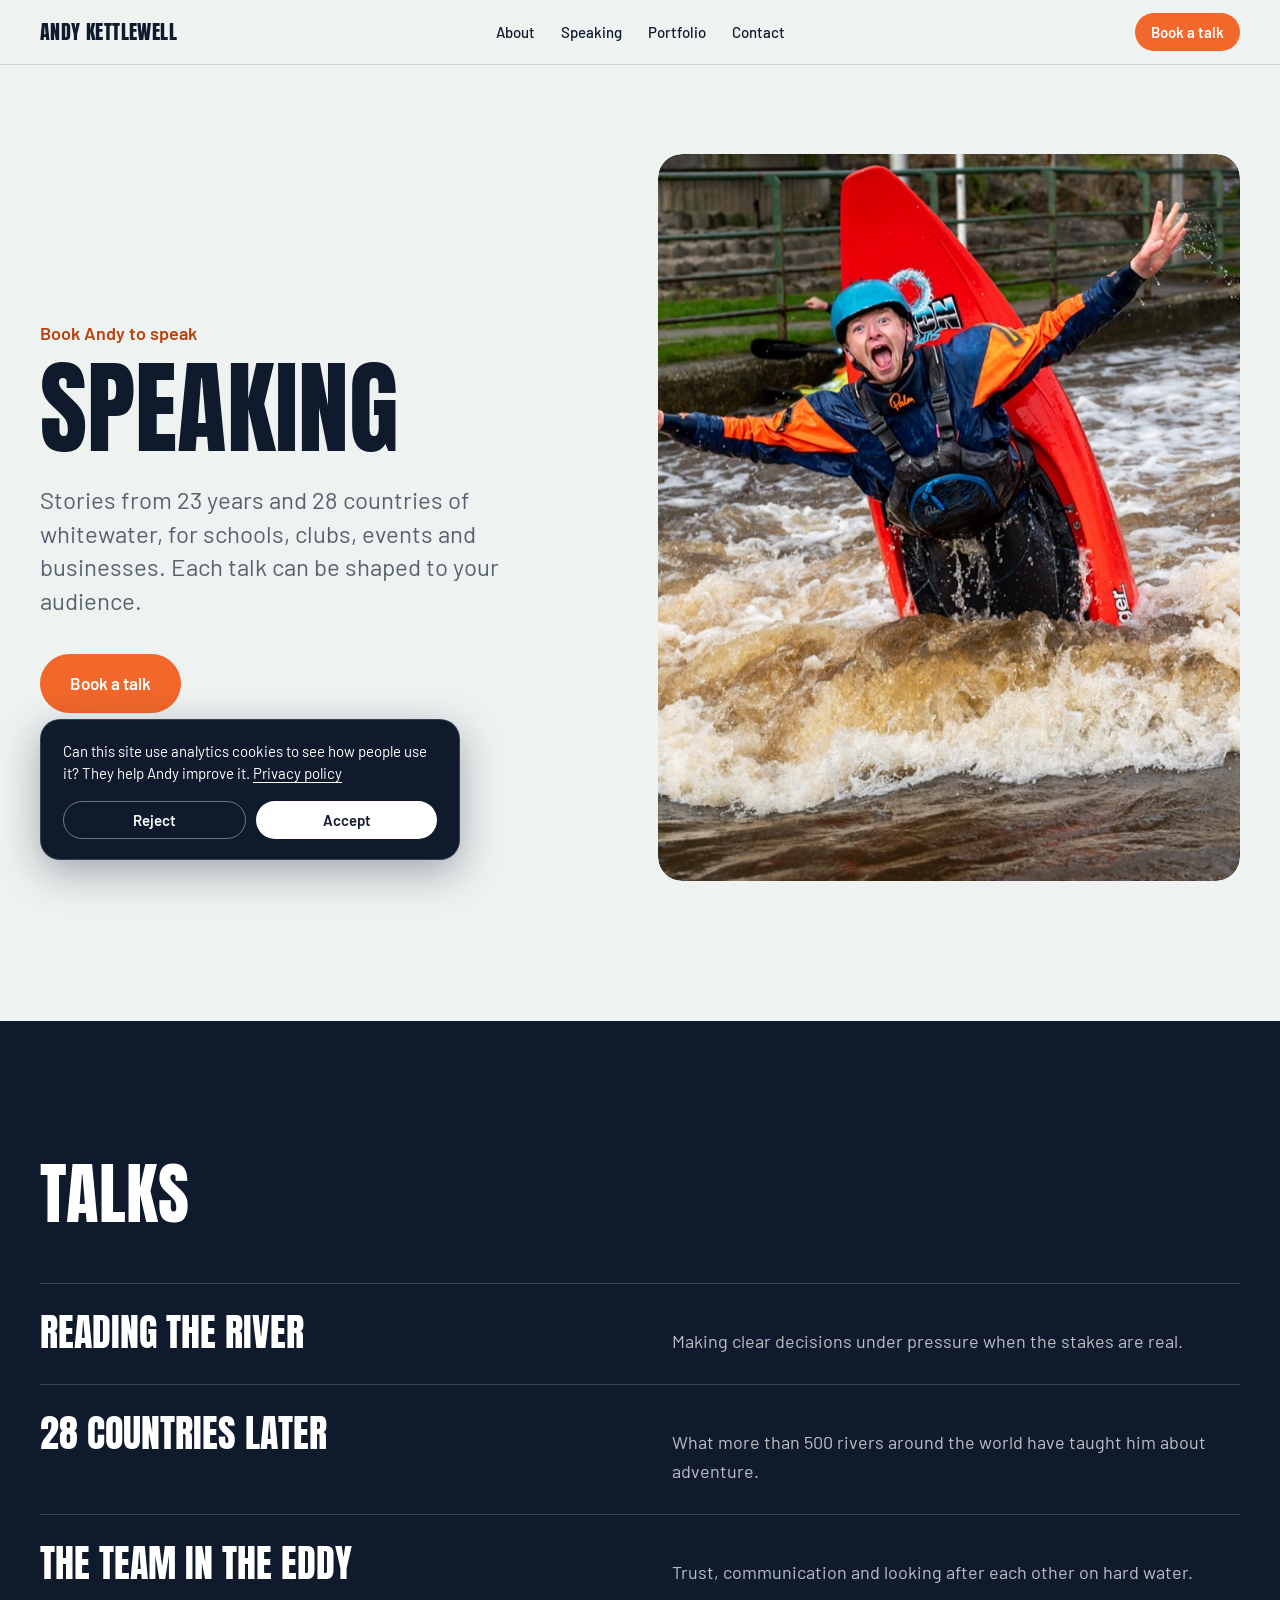
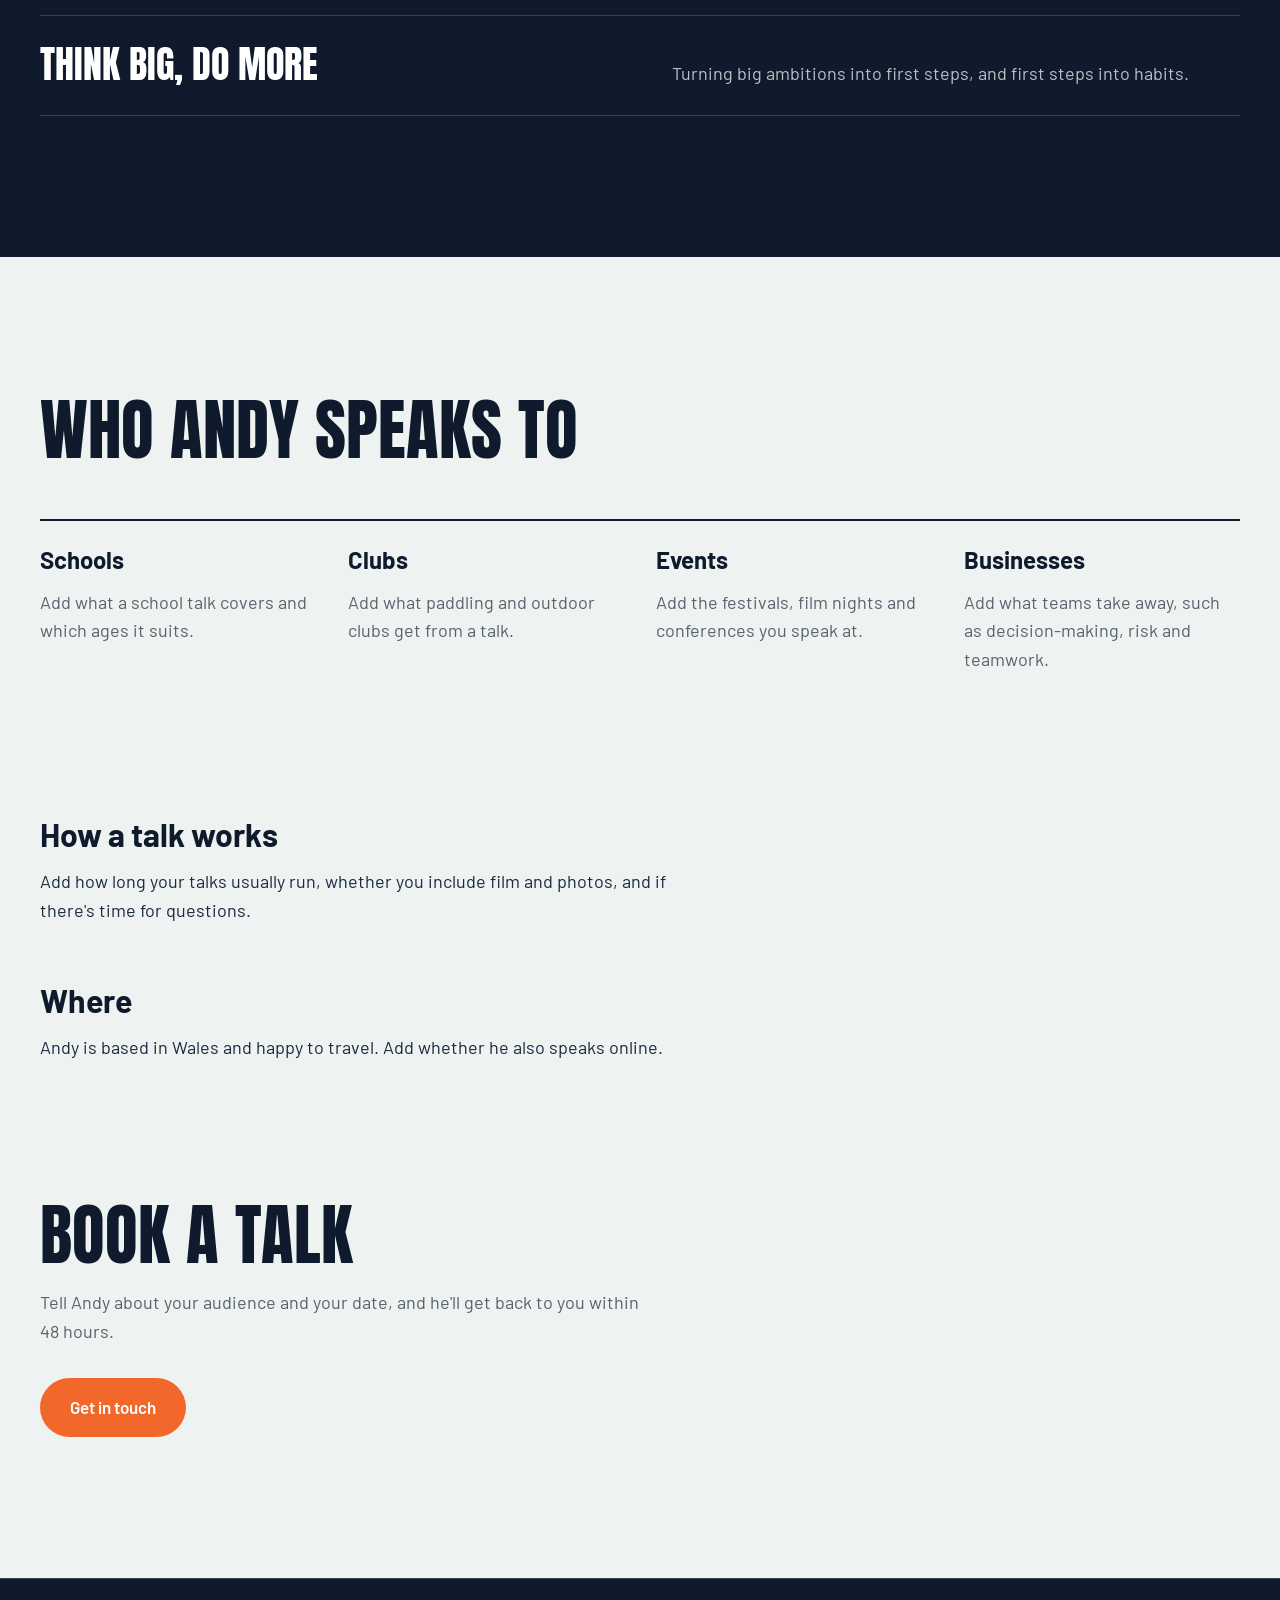
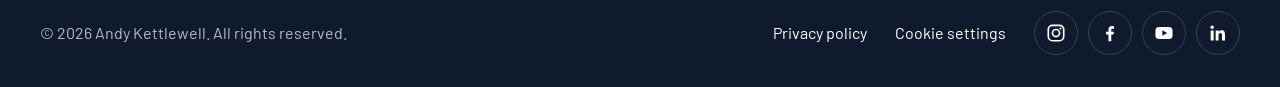
<file: speaking.html>
<!DOCTYPE html>
<html lang="en-GB">
<head>
  <!-- Google Tag Manager, with analytics cookies off until the visitor accepts (Consent Mode) -->
  <script>
    window.dataLayer = window.dataLayer || [];
    function gtag(){dataLayer.push(arguments);}
    gtag('consent', 'default', {
      ad_storage: 'denied', ad_user_data: 'denied', ad_personalization: 'denied',
      analytics_storage: 'denied', wait_for_update: 500
    });
    try { if (localStorage.getItem('ak-analytics-consent') === 'granted') gtag('consent', 'update', { analytics_storage: 'granted' }); } catch (e) {}
  </script>
  <script>(function(w,d,s,l,i){w[l]=w[l]||[];w[l].push({'gtm.start':
  new Date().getTime(),event:'gtm.js'});var f=d.getElementsByTagName(s)[0],
  j=d.createElement(s),dl=l!='dataLayer'?'&l='+l:'';j.async=true;j.src=
  'https://www.googletagmanager.com/gtm.js?id='+i+dl;f.parentNode.insertBefore(j,f);
  })(window,document,'script','dataLayer','GTM-M4QTMZQV');</script>
  <!-- End Google Tag Manager -->
  <meta charset="UTF-8">
  <meta name="viewport" content="width=device-width, initial-scale=1.0">
  <title>Speaking | Andy Kettlewell</title>
  <meta name="description" content="Book Andy Kettlewell to speak at your school, club, event or business. Stories from 23 years and 28 countries of whitewater kayaking.">
  <meta name="theme-color" content="#0f1b2d">

  <meta property="og:title" content="Speaking | Andy Kettlewell">
  <meta property="og:description" content="Talks for schools, clubs, events and businesses from a whitewater kayaker with 23 years, 28 countries and more than 500 rivers behind him.">
  <meta property="og:image" content="https://andykettlewell.co.uk/image/web/gallery-celebration.jpg">
  <meta property="og:url" content="https://andykettlewell.co.uk/speaking.html">

  <link rel="preconnect" href="https://fonts.googleapis.com">
  <link rel="preconnect" href="https://fonts.gstatic.com" crossorigin>
  <link href="https://fonts.googleapis.com/css2?family=Anton&family=Barlow:ital,wght@0,400;0,500;0,600;0,700;1,400&display=swap" rel="stylesheet">
  <link rel="stylesheet" href="style.css">
  <script src="scripts.js" defer></script>
</head>
<body>
  <!-- Google Tag Manager (noscript) -->
  <noscript><iframe src="https://www.googletagmanager.com/ns.html?id=GTM-M4QTMZQV" height="0" width="0" style="display:none;visibility:hidden"></iframe></noscript>
  <!-- End Google Tag Manager (noscript) -->

  <!-- ============ HEADER ============ -->
  <header class="site-header solid scrolled">
    <div class="container header-inner">
      <a href="index.html" class="logo" aria-label="Andy Kettlewell, home">Andy Kettlewell</a>

      <nav class="nav" id="nav" aria-label="Main">
        <a href="about.html">About</a>
        <a href="speaking.html" aria-current="page">Speaking</a>
        <a href="portfolio.html">Portfolio</a>
        <a href="index.html#contact">Contact</a>
        <a href="index.html#contact" class="btn btn-accent btn-sm nav-cta">Book a talk</a>
      </nav>

      <a href="index.html#contact" class="btn btn-accent btn-sm header-cta">Book a talk</a>

      <button class="menu-toggle" aria-label="Open menu" aria-expanded="false" aria-controls="nav">
        <span></span><span></span>
      </button>
    </div>
  </header>

  <main>

    <!-- ============ INTRO ============ -->
    <section class="about-intro">
      <div class="container story-grid">
        <div class="story-copy">
          <p class="kicker">Book Andy to speak</p>
          <h1 class="display-lg">Speaking</h1>
          <p class="about-lead">
            Stories from 23 years and 28 countries of whitewater, for schools,
            clubs, events and businesses. Each talk can be shaped to your audience.
          </p>
          <a href="index.html#contact" class="btn btn-accent speaking-intro-btn">Book a talk</a>
        </div>
        <figure class="story-media">
          <img src="image/web/gallery-celebration.jpg" alt="Andy celebrating in his kayak on a whitewater course" data-photographer="Tom Clare">
        </figure>
      </div>
    </section>

    <!-- ============ TALKS ============ -->
    <!-- EDIT: placeholder talk titles and descriptions, same as the home page -->
    <section class="section talks speaking-talks">
      <div class="container">
        <h2 class="display-md speaking-talks-title">Talks</h2>
        <ul class="talk-list">
          <li>
            <h3>Reading the river</h3>
            <p>Making clear decisions under pressure when the stakes are real.</p>
          </li>
          <li>
            <h3>28 countries later</h3>
            <p>What more than 500 rivers around the world have taught him about adventure.</p>
          </li>
          <li>
            <h3>The team in the eddy</h3>
            <p>Trust, communication and looking after each other on hard water.</p>
          </li>
          <li>
            <h3>Think big, do more</h3>
            <p>Turning big ambitions into first steps, and first steps into habits.</p>
          </li>
        </ul>
      </div>
    </section>

    <!-- ============ WHO IT'S FOR ============ -->
    <!-- EDIT: placeholder text, describe what each audience gets from you -->
    <section class="section speaking-audiences">
      <div class="container">
        <h2 class="display-md">Who Andy speaks to</h2>
        <ul class="audience-list">
          <li>
            <h3>Schools</h3>
            <p>Add what a school talk covers and which ages it suits.</p>
          </li>
          <li>
            <h3>Clubs</h3>
            <p>Add what paddling and outdoor clubs get from a talk.</p>
          </li>
          <li>
            <h3>Events</h3>
            <p>Add the festivals, film nights and conferences you speak at.</p>
          </li>
          <li>
            <h3>Businesses</h3>
            <p>Add what teams take away, such as decision-making, risk and teamwork.</p>
          </li>
        </ul>
      </div>
    </section>

    <!-- ============ HOW IT WORKS ============ -->
    <!-- EDIT: placeholder details, fill in your real formats and logistics -->
    <section class="speaking-details">
      <div class="container">
        <article class="about-body">
          <h2>How a talk works</h2>
          <p>
            Add how long your talks usually run, whether you include film and
            photos, and if there's time for questions.
          </p>
          <h2>Where</h2>
          <p>
            Andy is based in Wales and happy to travel. Add whether he also
            speaks online.
          </p>
        </article>
      </div>
    </section>

    <!-- ============ CALL TO ACTION ============ -->
    <section class="about-cta">
      <div class="container">
        <h2 class="display-md">Book a talk</h2>
        <p>Tell Andy about your audience and your date, and he'll get back to you within 48 hours.</p>
        <a href="index.html#contact" class="btn btn-accent">Get in touch</a>
      </div>
    </section>

  </main>

  <!-- ============ FOOTER ============ -->
  <footer class="site-footer">
    <div class="container footer-inner">
      <p>© <span id="year">2026</span> Andy Kettlewell. All rights reserved.</p>
      <div class="footer-end">
        <ul class="footer-links">
          <li><a href="privacy.html">Privacy policy</a></li>
          <li><a href="#" class="cookie-settings" hidden>Cookie settings</a></li>
        </ul>
        <ul class="socials footer-socials" aria-label="Social media">
          <li><a href="https://www.instagram.com/akettlewell94/" target="_blank" rel="noopener" aria-label="Instagram"><svg viewBox="0 0 24 24" aria-hidden="true"><rect x="2.75" y="2.75" width="18.5" height="18.5" rx="5" fill="none" stroke="currentColor" stroke-width="2"/><circle cx="12" cy="12" r="4.25" fill="none" stroke="currentColor" stroke-width="2"/><circle cx="17.4" cy="6.6" r="1.25" fill="currentColor"/></svg></a></li>
          <li><a href="https://www.facebook.com/AndyKettlewell1" target="_blank" rel="noopener" aria-label="Facebook"><svg viewBox="0 0 24 24" aria-hidden="true"><path fill="currentColor" d="M13.5 22v-8.2h2.8l.4-3.3h-3.2V8.4c0-.95.27-1.6 1.63-1.6h1.72V3.86A23 23 0 0 0 14.35 3.7c-2.5 0-4.2 1.52-4.2 4.32v2.48H7.3v3.3h2.85V22z"/></svg></a></li>
          <li><a href="https://www.youtube.com/@PistyllProductions" target="_blank" rel="noopener" aria-label="YouTube"><svg viewBox="0 0 24 24" aria-hidden="true"><path fill="currentColor" fill-rule="evenodd" d="M6 4.75h12A4.25 4.25 0 0 1 22.25 9v6A4.25 4.25 0 0 1 18 19.25H6A4.25 4.25 0 0 1 1.75 15V9A4.25 4.25 0 0 1 6 4.75zM10 8.6v6.8l5.8-3.4z"/></svg></a></li>
          <li><a href="https://www.linkedin.com/in/andy-kettlewell-2539121a6/" target="_blank" rel="noopener" aria-label="LinkedIn"><svg viewBox="0 0 24 24" aria-hidden="true"><path fill="currentColor" d="M3.2 9h3.6v12H3.2zM5 3a2.1 2.1 0 1 1 0 4.2A2.1 2.1 0 0 1 5 3zM9.2 9h3.45v1.65h.05c.48-.9 1.65-1.85 3.4-1.85 3.64 0 4.3 2.4 4.3 5.5V21h-3.6v-5.9c0-1.4-.03-3.2-1.95-3.2-1.95 0-2.25 1.52-2.25 3.1v6H9.2z"/></svg></a></li>
        </ul>
      </div>
    </div>
  </footer>

</body>
</html>
</file>
<file: style.css>
/* =========================================================
   ANDY KETTLEWELL: andykettlewell.co.uk

   One loud thing: the waterfall hero and its poster headline.
   Everything after it stays calm and lets the photos work.

   Colours come from the river and the kit:
   spray-grey ground, deep-water navy, drysuit orange (used
   only for actions and the hero full stops).
   ========================================================= */

:root {
  --ink: #0f1b2d;          /* deep water */
  --ink-2: #1a2a40;
  --mist: #eef2f1;         /* spray grey, the page ground */
  --white: #ffffff;
  --orange: #f2672a;       /* drysuit orange: actions only */
  --orange-dark: #d4511a;
  --orange-text: #b8420c;  /* orange dark enough for small text on the light ground */
  --slate: #56626d;        /* secondary text */
  --rule: rgba(15, 27, 45, 0.14);
  --rule-light: rgba(255, 255, 255, 0.16);

  --font-display: 'Anton', 'Impact', 'Arial Narrow', sans-serif;
  --font-body: 'Barlow', system-ui, -apple-system, 'Segoe UI', sans-serif;

  /* Type scale (roughly a 1.333 ratio from an 18px base) */
  --step-0: 1.125rem;   /* 18px body */
  --step-1: 1.5rem;     /* 24px */
  --step-2: 2rem;       /* 32px */

  --container: 1360px;
  --gutter: clamp(16px, 4vw, 40px);
  --section-y: clamp(88px, 11vw, 150px);
  --header-h: 64px;
  --ease: cubic-bezier(0.2, 0.7, 0.2, 1);
}

/* ---------- Reset ---------- */
*, *::before, *::after { box-sizing: border-box; margin: 0; padding: 0; }

html { scroll-behavior: smooth; scroll-padding-top: var(--header-h); }

body {
  font-family: var(--font-body);
  font-size: var(--step-0);
  line-height: 1.6;
  color: var(--ink);
  background: var(--mist);
  -webkit-font-smoothing: antialiased;
}

img { display: block; max-width: 100%; }
[hidden] { display: none !important; }
a { color: inherit; text-decoration: none; }
ul, ol { list-style: none; }
button, input, select, textarea { font: inherit; color: inherit; }

:focus-visible { outline: 2px solid var(--orange); outline-offset: 3px; }

.container {
  width: 100%;
  max-width: var(--container);
  margin-inline: auto;
  padding-inline: var(--gutter);
}

/* ---------- Type ---------- */
.display, .display-md, .display-lg {
  font-family: var(--font-display);
  font-weight: 400;
  text-transform: uppercase;
  line-height: 0.92;
}
.display    { font-size: clamp(72px, 12vw, 184px); letter-spacing: -0.005em; }
.display-lg { font-size: clamp(56px, 8vw, 120px); }
.display-md { font-size: clamp(40px, 5.2vw, 72px); line-height: 0.98; }

.dot { color: var(--orange); }

/* Short line introducing each page, above its main heading */
.kicker {
  font-size: var(--step-0);
  font-weight: 600;
  line-height: 1.3;
  color: var(--orange-text);
  margin-bottom: 16px;
}
.story-copy > .kicker, .legal .kicker { color: var(--orange-text); }
.hero .kicker { color: var(--orange); margin-bottom: 20px; }
.contact .contact-intro > .kicker { color: var(--orange); margin-top: 0; }

.minor-heading {
  font-size: var(--step-0);
  font-weight: 600;
  margin-bottom: 20px;
}
.minor-heading.center { text-align: center; }

.section-lead {
  margin-top: 24px;
  max-width: 34em;
}

/* ---------- Buttons & links ---------- */
.btn {
  display: inline-flex;
  align-items: center;
  justify-content: center;
  padding: 16px 30px;
  border: 0;
  border-radius: 999px;
  font-size: 1.0625rem;
  font-weight: 600;
  cursor: pointer;
  transition: background 0.2s;
}
.btn-sm { padding: 7px 16px; font-size: 0.9375rem; }
.btn-block { width: 100%; }
.btn-accent { background: var(--orange); color: var(--white); }
.btn-accent:hover { background: var(--orange-dark); }

.text-link {
  font-weight: 600;
  text-decoration: none;
  transition: color 0.2s;
}
.text-link span {
  display: inline-block;
  margin-left: 0.12em;
  transform: translateY(0.08em);
  transition: transform 0.2s;
}
.text-link:hover { color: var(--orange); }
.text-link:hover span { transform: translate(3px, 0.08em); }
@media (prefers-reduced-motion: reduce) {
  .text-link:hover span { transform: translateY(0.08em); }
}

/* ---------- Header ---------- */
.site-header {
  position: fixed;
  inset: 0 0 auto 0;
  z-index: 50;
  height: var(--header-h);
  color: var(--white);
  transition: background 0.3s, color 0.3s, box-shadow 0.3s;
}
.site-header.scrolled {
  background: rgba(238, 242, 241, 0.94);
  backdrop-filter: blur(12px);
  -webkit-backdrop-filter: blur(12px);
  box-shadow: 0 1px 0 var(--rule);
  color: var(--ink);
}
/* logo left, menu centred, "Book a talk" right */
.header-inner {
  height: 100%;
  display: grid;
  grid-template-columns: 1fr auto 1fr;
  align-items: center;
  gap: 24px;
}
.header-inner .logo { justify-self: start; }
.header-cta { justify-self: end; }
.nav .nav-cta { display: none; } /* only shown inside the phone menu */

.logo {
  font-family: var(--font-display);
  font-size: 20px;
  text-transform: uppercase;
  letter-spacing: 0.02em;
  line-height: 1;
}

.nav {
  display: flex;
  align-items: center;
  gap: 26px;
  font-size: 0.9375rem;
  font-weight: 500;
}
.nav > a:not(.btn):hover { text-decoration: underline; text-underline-offset: 6px; }

.menu-toggle {
  display: none;
  width: 44px; height: 44px;
  background: none; border: 0;
  cursor: pointer;
  position: relative;
}
.menu-toggle span {
  position: absolute;
  left: 10px; right: 10px;
  height: 2px;
  background: currentColor;
  transition: transform 0.3s var(--ease), top 0.3s var(--ease);
}
.menu-toggle span:first-child { top: 17px; }
.menu-toggle span:last-child  { top: 25px; }
.menu-open .menu-toggle span:first-child { top: 21px; transform: rotate(45deg); }
.menu-open .menu-toggle span:last-child  { top: 21px; transform: rotate(-45deg); }

/* ---------- Hero: the one orchestrated moment ---------- */
.hero {
  position: relative;
  min-height: 100vh;
  min-height: 100svh;
  display: flex;
  align-items: center;
  overflow: hidden;
  background: var(--ink);
  color: var(--white);
}
.hero-media, .hero-media img {
  position: absolute;
  inset: 0;
  width: 100%;
  height: 100%;
}
.hero-media img {
  object-fit: cover;
  object-position: 55% 35%;
  animation: hero-settle 2.4s var(--ease) both;
}
.hero::after {
  content: "";
  position: absolute;
  inset: 0;
  background:
    linear-gradient(180deg, rgba(15,27,45,0.55) 0%, rgba(15,27,45,0) 22%),
    linear-gradient(90deg, rgba(15,27,45,0.85) 0%, rgba(15,27,45,0.5) 42%, rgba(15,27,45,0.05) 75%);
  pointer-events: none;
}

.hero-content {
  position: relative;
  z-index: 2;
  padding-top: var(--header-h);
}
/* headline lines drop in like water, then the rest follows */
.hero-content > * { animation: rise 1s var(--ease) both; }
.hero-content > :nth-child(1) { animation-delay: 0.25s; }
.hero-content > :nth-child(2) { animation-delay: 0.4s; }
.hero-content > :nth-child(3) { animation-delay: 0.6s; }
.hero-content > :nth-child(4) { animation-delay: 0.75s; }

.hero-lead {
  max-width: 26em;
  margin-top: 28px;
  font-size: 1.25rem;
  color: rgba(255,255,255,0.88);
}
.hero-actions {
  display: flex;
  flex-wrap: wrap;
  align-items: center;
  gap: 28px;
  margin-top: 36px;
}

@keyframes hero-settle { from { transform: scale(1.06); } to { transform: scale(1); } }
@keyframes rise { from { opacity: 0; transform: translateY(28px); } to { opacity: 1; transform: none; } }

/* ---------- Highlights: four key numbers ---------- */
.highlights {
  background: var(--white);
  color: var(--ink);
  padding-block: clamp(56px, 7vw, 96px);
}
.stats {
  display: grid;
  grid-template-columns: repeat(4, 1fr);
  gap: 40px clamp(24px, 3vw, 48px);
}
.stats li {
  position: relative;
  padding-top: 24px;
  border-top: 1px solid var(--rule);
}
.stats li::before {
  content: "";
  position: absolute;
  top: -1px;
  left: 0;
  width: 40px;
  height: 3px;
  background: var(--orange);
}
.stats strong {
  display: block;
  font-family: var(--font-display);
  font-weight: 400;
  font-size: clamp(3.5rem, 7vw, 6.5rem);
  line-height: 0.9;
  letter-spacing: 0.005em;
}
.stats span {
  display: block;
  margin-top: 14px;
  font-size: var(--step-0);
  color: var(--slate);
  max-width: 14em;
}

/* ---------- Sections ---------- */
.section { padding-block: var(--section-y); }

/* ---------- Story ---------- */
.story-grid {
  display: grid;
  grid-template-columns: 1fr 1.1fr;
  gap: clamp(40px, 7vw, 110px);
  align-items: center;
}
.story-media img {
  width: 100%;
  aspect-ratio: 4 / 5;
  object-fit: cover;
  object-position: 68% 20%;
  border-radius: 24px;
}
.story-media img[src*="atom-suit"] { object-position: 60% 42%; }
.story-media { position: relative; border-radius: 24px; overflow: hidden; }
.story-media:has(figcaption)::after {
  content: "";
  position: absolute;
  inset: auto 0 0 0;
  height: 35%;
  background: linear-gradient(0deg, rgba(15,27,45,0.65), rgba(15,27,45,0));
  pointer-events: none;
}
/* Caption sits inside the bottom of the photo, like the rest of the site */
.story-media figcaption {
  position: absolute;
  left: clamp(16px, 2vw, 24px);
  right: clamp(16px, 2vw, 24px);
  bottom: clamp(14px, 2vw, 22px);
  z-index: 1;
  font-size: 0.875rem;
  font-weight: 500;
  color: rgba(255,255,255,0.92);
  text-shadow: 0 1px 6px rgba(0,0,0,0.5);
}
.story-copy h2 { margin-bottom: 32px; }
.story-copy > .kicker { color: var(--orange-text); }
.story-copy > p { color: var(--slate); max-width: 34em; }
.story-copy > p + p { margin-top: 16px; }
.story-more { display: inline-block; }

.pull-quote {
  margin: 40px 0 48px;
  padding-left: 24px;
  border-left: 3px solid var(--ink);
  font-size: var(--step-1);
  font-style: italic;
  line-height: 1.35;
  max-width: 24em;
}

.timeline {
  display: grid;
  grid-template-columns: repeat(4, 1fr);
  border-top: 2px solid var(--ink);
}
.timeline li {
  padding: 16px 12px 0 0;
  font-size: 1rem;
  line-height: 1.4;
  color: var(--slate);
}
.timeline span {
  display: block;
  font-family: var(--font-display);
  font-size: var(--step-1);
  color: var(--ink);
  margin-bottom: 4px;
}

/* Story continues straight on from the highlights above it */
.story { background: var(--white); padding-top: clamp(24px, 3vw, 40px); }

/* ---------- Talks ---------- */
.talks { background: var(--ink); color: var(--white); }
.talks-head {
  display: grid;
  grid-template-columns: 1fr 1fr;
  gap: 24px 64px;
  align-items: end;
  margin-bottom: clamp(48px, 6vw, 72px);
}
.talks-head .section-lead { margin-top: 0; color: rgba(255,255,255,0.72); }

.talk-list { border-top: 1px solid var(--rule-light); margin-bottom: 48px; }
.talk-list li {
  display: grid;
  grid-template-columns: 1fr 1fr;
  gap: 8px 64px;
  align-items: baseline;
  padding-block: 28px;
  border-bottom: 1px solid var(--rule-light);
}
.talk-list h3 {
  font-family: var(--font-display);
  font-weight: 400;
  font-size: clamp(1.75rem, 3vw, 2.5rem);
  line-height: 1.05;
  text-transform: uppercase;
}
.talk-list p { color: rgba(255,255,255,0.72); max-width: 30em; }

/* Home page preview of the talks */
.talk-preview {
  display: grid;
  grid-template-columns: repeat(4, 1fr);
  column-gap: 40px;
  border-top: 1px solid var(--rule-light);
  margin-bottom: 48px;
}
.talk-preview li {
  padding-top: 24px;
  font-family: var(--font-display);
  font-size: clamp(1.5rem, 2.2vw, 1.875rem);
  line-height: 1.05;
  text-transform: uppercase;
}
.talks-actions {
  display: flex;
  flex-wrap: wrap;
  align-items: center;
  gap: 28px;
}

/* Home page talks preview sits on the light grey ground */
#talks.talks-band { background: var(--mist); }

/* ---------- Partners ---------- */
.partners {
  padding-block: 72px;
  background: var(--white);
}
.partners .minor-heading { margin-bottom: 36px; color: var(--slate); }
.partner-row {
  display: flex;
  flex-wrap: wrap;
  justify-content: center;
  align-items: center;
  gap: 24px clamp(32px, 5vw, 72px);
}
/* each slot keeps the old logo height so the section stays the same size */
.partner-row li { display: flex; align-items: center; min-height: clamp(44px, 5vw, 64px); }
.partner-row img { height: clamp(36px, 4vw, 52px); width: auto; opacity: 0.85; transition: opacity 0.2s; }
.partner-row a:hover img { opacity: 1; }
.partner-row a { display: block; }

/* ---------- Contact ---------- */
.contact { background: var(--ink); color: var(--white); }
.contact .contact-intro > p { color: rgba(255,255,255,0.72); }
.contact .contact-list,
.contact .contact-list > div { border-color: var(--rule-light); }
.contact .contact-list dt { color: rgba(255,255,255,0.6); }
.contact .socials a { border-color: var(--rule-light); }
.contact .socials a:hover { border-color: var(--white); color: var(--orange); }
.form-head { margin-bottom: 8px; }
.form-head .kicker { margin-bottom: 8px; }
.contact .form-head .kicker { color: var(--orange); }
.form-head h3 {
  font-family: var(--font-display);
  font-weight: 400;
  font-size: clamp(1.75rem, 2.6vw, 2.25rem);
  line-height: 1.05;
  text-transform: uppercase;
}

/* Form card: a slightly lighter navy so it stands apart from the section */
.contact .contact-form,
.contact .form-success {
  background: #18273d;
  border-color: rgba(255,255,255,0.08);
  color: var(--white);
}
.contact .field input,
.contact .field textarea {
  background: #22344d;
  color: var(--white);
}
.contact .field input:focus,
.contact .field textarea:focus {
  background: #22344d;
  border-color: rgba(255,255,255,0.6);
}
.contact .form-error { color: #ff8a7a; }
.contact .form-success p { color: rgba(255,255,255,0.72); }
.contact-grid {
  display: grid;
  grid-template-columns: 1fr 1fr;
  gap: clamp(48px, 7vw, 110px);
  align-items: start;
}
.contact-intro > p {
  margin-top: 28px;
  color: var(--slate);
  max-width: 26em;
}
.contact-list { margin-top: 48px; border-top: 1px solid var(--rule); }
.contact-list > div {
  padding: 16px 0;
  border-bottom: 1px solid var(--rule);
}
/* small label on its own line above each detail */
.contact-list dt {
  font-size: 0.875rem;
  color: var(--slate);
  margin-bottom: 2px;
}
.contact-list dd { font-size: 1.125rem; font-weight: 600; }
.contact-list a { overflow-wrap: anywhere; }
.contact-list a:hover { color: var(--orange); }

.socials {
  display: flex;
  flex-wrap: wrap;
  gap: 10px;
  margin-top: 28px;
}
.socials a {
  display: inline-grid;
  place-items: center;
  width: 44px;
  height: 44px;
  border: 1px solid var(--rule);
  border-radius: 50%;
  transition: border-color 0.2s, color 0.2s;
}
.socials svg { width: 20px; height: 20px; }
.socials a:hover { border-color: var(--ink); color: var(--orange); }

.contact-form {
  background: var(--white);
  border: 1px solid var(--rule);
  border-radius: 28px;
  padding: clamp(28px, 4vw, 48px);
  display: grid;
  gap: 20px;
}
.field-row { display: grid; grid-template-columns: 1fr 1fr; gap: 20px; }
.field { display: grid; gap: 6px; }
.field > span { font-size: 0.9375rem; font-weight: 600; }
.field input, .field textarea {
  width: 100%;
  padding: 13px 14px;
  background: var(--mist);
  border: 1px solid transparent;
  border-radius: 12px;
  font-size: 1.0625rem;
}
.field textarea { resize: none; min-height: 160px; }
.field input:focus, .field textarea:focus {
  outline: none;
  background: var(--white);
  border-color: var(--ink);
}
.field.invalid input, .field.invalid textarea { border-color: #c0392b; }
.req { color: var(--orange); margin-left: 2px; }
.form-error { font-size: 1rem; color: #b42318; }
.form-error:empty { display: none; }
.hp { position: absolute; left: -9999px; width: 1px; height: 1px; opacity: 0; }
.btn:disabled { opacity: 0.7; cursor: wait; }

.form-success {
  background: var(--white);
  border: 1px solid var(--rule);
  border-radius: 28px;
  padding: clamp(28px, 4vw, 48px);
}
.form-success:focus { outline: none; }
.form-success h3 {
  font-family: var(--font-display);
  font-weight: 400;
  font-size: var(--step-2);
  text-transform: uppercase;
  line-height: 1;
  margin-bottom: 12px;
}
.form-success p { color: var(--slate); }

/* ---------- Footer ---------- */
.site-footer {
  background: var(--ink);
  border-top: 1px solid var(--rule-light);
  color: rgba(255,255,255,0.7);
  padding-block: 32px;
  font-size: 1rem;
}
.footer-inner {
  display: flex;
  flex-wrap: wrap;
  align-items: center;
  justify-content: space-between;
  gap: 16px 32px;
}
.footer-links { display: flex; gap: 28px; }
.footer-links a { color: var(--white); transition: color 0.2s; }
.footer-links a:hover { color: var(--orange); text-decoration: underline; text-underline-offset: 5px; }
.footer-end { display: flex; flex-wrap: wrap; align-items: center; gap: 16px 28px; }
.footer-socials { margin-top: 0; }
.footer-socials a { color: var(--white); border-color: var(--rule-light); }
.footer-socials a:hover { border-color: var(--white); color: var(--orange); }

/* ---------- Cookie banner ---------- */
.cookie-banner {
  position: fixed;
  left: var(--gutter);
  bottom: calc(var(--gutter) + env(safe-area-inset-bottom, 0px));
  z-index: 60;
  max-width: 420px;
  padding: 20px 22px;
  background: var(--ink);
  color: var(--white);
  border: 1px solid var(--rule-light);
  border-radius: 20px;
  box-shadow: 0 12px 40px rgba(15, 27, 45, 0.35);
  font-size: 0.9375rem;
  line-height: 1.5;
}
.cookie-banner a { text-decoration: underline; text-underline-offset: 3px; color: var(--white); }
.cookie-actions { display: flex; gap: 10px; margin-top: 16px; }
.cookie-actions .btn { flex: 1; }
.cookie-reject { background: transparent; color: var(--white); border: 1px solid rgba(255,255,255,0.4); }
.cookie-reject:hover { border-color: var(--white); }
.cookie-accept { background: var(--white); color: var(--ink); }
.cookie-accept:hover { background: var(--mist); }
@media (max-width: 520px) {
  .cookie-banner { right: var(--gutter); max-width: none; }
}

/* ---------- Privacy policy page ---------- */
.legal { padding-top: calc(var(--header-h) + clamp(48px, 7vw, 96px)); padding-bottom: var(--section-y); }
.legal-inner { max-width: 44rem; }
.legal h1 { margin-bottom: 16px; }
.legal .updated { color: var(--slate); margin-bottom: 48px; }
.legal h2 {
  font-size: var(--step-1);
  font-weight: 700;
  line-height: 1.25;
  margin: 48px 0 12px;
}
.legal p, .legal li { color: var(--ink-2); }
.legal p + p { margin-top: 14px; }
.legal ul { list-style: disc; padding-left: 1.25em; margin-top: 12px; }
.legal ul + p { margin-top: 16px; }
.legal li + li { margin-top: 8px; }
.legal a { text-decoration: underline; text-underline-offset: 4px; }
.legal a:hover { color: var(--orange); }

/* ---------- About page ---------- */
.about-intro { padding-top: calc(var(--header-h) + clamp(48px, 7vw, 96px)); }
.about-intro h1 { margin-bottom: 28px; }
.about-lead { font-size: var(--step-1); line-height: 1.4; color: var(--ink-2); max-width: 24em; }
.about-intro .story-media img { aspect-ratio: 4 / 5; }

.about-body { max-width: 40rem; }
.about-body h2 {
  font-size: var(--step-2);
  font-weight: 700;
  line-height: 1.2;
  margin: 56px 0 14px;
}
.about-body h2:first-child { margin-top: 0; }
.about-body p { color: var(--ink-2); }
.about-body p + p { margin-top: 16px; }

.about-body a { text-decoration: underline; text-underline-offset: 4px; }
.about-body a:hover { color: var(--orange-text); }

.about-cta { padding-block: var(--section-y); }
.about-cta h2 { max-width: 14em; margin-bottom: 20px; }
.about-cta p { color: var(--slate); max-width: 34em; margin-bottom: 32px; }

/* ---------- About page: the journey, told as a river ---------- */
.journey { padding-block: var(--section-y); }
.journey-title { margin-bottom: clamp(40px, 6vw, 72px); }
.journey-river { position: relative; padding-left: clamp(40px, 5vw, 64px); }
.river-line {
  position: absolute;
  left: 8px;
  top: 10px;
  bottom: 0;
  width: 2px;
  background: var(--rule);
  overflow: hidden;
}
.river-fill {
  display: block;
  width: 100%;
  height: calc(var(--progress, 1) * 100%);
  background: var(--orange);
}
.chapter {
  position: relative;
  display: grid;
  grid-template-columns: minmax(130px, 0.5fr) 1.6fr minmax(200px, 0.9fr);
  gap: clamp(24px, 3.5vw, 56px);
  align-items: start;
  padding-bottom: clamp(40px, 5vw, 64px);
}
.chapter:last-child { padding-bottom: 0; }
.chapter-node {
  position: absolute;
  left: calc(clamp(40px, 5vw, 64px) * -1 + 1px);
  top: 4px;
  width: 16px;
  height: 16px;
  border-radius: 50%;
  background: var(--mist);
  border: 2px solid var(--rule);
  transition: background 0.3s, border-color 0.3s;
}
.chapter.reached .chapter-node { background: var(--orange); border-color: var(--orange); }
.chapter-when { font-size: var(--step-0); font-weight: 600; line-height: 1.3; color: var(--orange-text); padding-top: 2px; }
.chapter-when span { display: block; margin-top: 2px; font-size: 1rem; font-weight: 500; color: var(--slate); }
.chapter h3 {
  font-family: var(--font-display);
  font-weight: 400;
  font-size: clamp(2rem, 3.6vw, 3rem);
  line-height: 0.95;
  text-transform: uppercase;
  margin-bottom: 20px;
}
.chapter-text > p { color: var(--ink-2); max-width: 34em; line-height: 1.7; }
.chapter-text > p + p { margin-top: 20px; }
.chapter-text a { text-decoration: underline; text-underline-offset: 4px; }
.chapter-text a:hover { color: var(--orange-text); }
.chapter-text .chapter-more { display: inline-block; margin-top: 22px; text-decoration: none; }
.chapter-photo { position: relative; border-radius: 14px; overflow: hidden; }
.chapter-photo::after {
  content: "";
  position: absolute;
  inset: auto 0 0 0;
  height: 45%;
  background: linear-gradient(0deg, rgba(15,27,45,0.7), rgba(15,27,45,0));
  pointer-events: none;
}
/* Caption sits inside the bottom of the photo */
.chapter-photo figcaption {
  position: absolute;
  left: 14px;
  right: 14px;
  bottom: 12px;
  z-index: 1;
  font-size: 0.8125rem;
  font-weight: 500;
  line-height: 1.35;
  color: rgba(255,255,255,0.92);
  text-shadow: 0 1px 6px rgba(0,0,0,0.5);
}
.chapter.no-photo .chapter-text { grid-column: 2 / -1; }
.chapter.no-photo .chapter-text > p { max-width: 40em; }
.chapter-photo img, .chapter-photo .ph { width: 100%; aspect-ratio: 4 / 3; object-fit: cover; }

@media (max-width: 1100px) and (min-width: 861px) {
  .chapter { grid-template-columns: minmax(120px, 0.4fr) 1.6fr; }
  .chapter-photo { grid-column: 2; max-width: 420px; }
}

/* ---------- About page: intro, quote, speaker and talks sections ---------- */
.about-hero { padding-top: calc(var(--header-h) + clamp(48px, 7vw, 96px)); text-align: center; }
.about-hero h1 { margin-bottom: 24px; }
.about-hero .about-lead { max-width: 38em; margin-inline: auto; }
.about-hero-photo, .quote-photo {
  width: min(90%, 1500px);
  margin: clamp(40px, 6vw, 72px) auto 0;
  border-radius: 28px;
  overflow: hidden;
  background: var(--ink-2);
}
.about-hero-photo img { width: 100%; aspect-ratio: 2 / 1; object-fit: cover; }

.about-hero-photo { position: relative; }
.about-hero-photo::after {
  content: "";
  position: absolute;
  inset: auto 0 0 0;
  height: 30%;
  background: linear-gradient(0deg, rgba(15,27,45,0.55), rgba(15,27,45,0));
  pointer-events: none;
}
/* Caption and credit sitting inside the bottom of a large photo */
.photo-overlay-caption {
  position: absolute;
  left: clamp(16px, 2.5vw, 32px);
  bottom: clamp(14px, 2vw, 26px);
  z-index: 2;
  max-width: calc(100% - 32px);
  font-size: 0.875rem;
  font-weight: 500;
  color: rgba(255,255,255,0.9);
  text-align: left;
  text-shadow: 0 1px 6px rgba(0,0,0,0.5);
}
.photo-overlay-right { left: auto; right: clamp(16px, 2.5vw, 32px); text-align: right; }
.journey .kicker { margin-bottom: 10px; }

.quote-band { padding-bottom: var(--section-y); }
.quote-photo { position: relative; margin-top: 0; }
.quote-photo img { width: 100%; aspect-ratio: 16 / 7; object-fit: cover; object-position: 50% 35%; }
.quote-photo::after {
  content: "";
  position: absolute;
  inset: 0;
  background: linear-gradient(90deg, rgba(15,27,45,0.82) 0%, rgba(15,27,45,0.45) 55%, rgba(15,27,45,0.15) 100%);
}
.quote-photo blockquote {
  position: absolute;
  inset: 0;
  z-index: 1;
  display: flex;
  flex-direction: column;
  justify-content: center;
  padding: clamp(28px, 5vw, 80px);
  max-width: 50%;
  color: var(--white);
}
.quote-photo blockquote p {
  font-family: var(--font-display);
  font-size: clamp(1.75rem, 3.3vw, 3.25rem);
  line-height: 1;
  text-transform: uppercase;
}
.quote-photo blockquote footer { margin-top: 20px; font-size: var(--step-0); font-weight: 600; color: var(--orange); }

.speaker-intro { padding-bottom: var(--section-y); }
.speaker-grid {
  display: grid;
  grid-template-columns: minmax(260px, 0.8fr) 1.2fr;
  gap: clamp(40px, 6vw, 96px);
  align-items: center;
}
.speaker-photo { border-radius: 24px; overflow: hidden; max-width: 460px; }
.speaker-photo img { width: 100%; aspect-ratio: 4 / 5; object-fit: cover; object-position: 68% 20%; }
.speaker-grid h2 { margin-bottom: 22px; }
.speaker-grid p:not(.kicker) { color: var(--ink-2); max-width: 34em; }
.speaker-grid .text-link { display: inline-block; margin-top: 24px; }

.talks-band { background: var(--white); padding-block: var(--section-y); }
.talks-band-head {
  display: grid;
  grid-template-columns: 1fr;
  gap: 20px;
  justify-items: start;
  text-align: left;
  margin-bottom: clamp(40px, 5vw, 64px);
}
.talks-band-head > p { color: var(--slate); max-width: 40em; }
/* Talk slider: three cards in view, with the edge of the next one showing */
.talk-slider { --slide-gap: clamp(16px, 2vw, 24px); }
.talk-cards {
  display: grid;
  grid-auto-flow: column;
  grid-auto-columns: calc((100% - var(--slide-gap) * 3) / 3.2);
  gap: var(--slide-gap);
  overflow-x: auto;
  scroll-snap-type: x mandatory;
  scroll-behavior: smooth;
  overscroll-behavior-x: contain;
  padding-bottom: 6px;
  scrollbar-width: none;
}
.talk-cards::-webkit-scrollbar { display: none; }
.talk-cards:focus-visible { outline: 2px solid var(--ink); outline-offset: 4px; border-radius: 22px; }
.talk-card {
  scroll-snap-align: start;
  display: flex;
  flex-direction: column;
  padding: clamp(16px, 1.6vw, 22px);
  border: 1px solid var(--rule);
  border-radius: 22px;
  background: var(--white);
  min-height: 100%;
}
.talk-card-media { border-radius: 14px; overflow: hidden; margin-bottom: 20px; }
.talk-card-media img, .talk-card-media .ph { width: 100%; aspect-ratio: 4 / 3; object-fit: cover; }
.talk-card h3 {
  font-family: var(--font-display);
  font-weight: 400;
  font-size: clamp(1.5rem, 2vw, 1.875rem);
  line-height: 1.05;
  text-transform: uppercase;
  margin-bottom: 8px;
}
.talk-card p { color: var(--slate); line-height: 1.65; min-height: calc(1.65em * 6); } /* room for around 30 words */
.talk-card h3 { margin-bottom: 12px; }
.slider-controls { display: flex; justify-content: flex-end; gap: 10px; margin-top: 20px; }
.slider-btn {
  display: inline-grid;
  place-items: center;
  width: 48px;
  height: 48px;
  border: 1px solid var(--rule);
  border-radius: 50%;
  background: var(--white);
  color: var(--ink);
  font-size: 1.125rem;
  cursor: pointer;
  transition: border-color 0.2s, color 0.2s, opacity 0.2s;
}
.slider-btn:hover:not(:disabled) { border-color: var(--ink); color: var(--orange-text); }
.slider-btn:disabled { opacity: 0.35; cursor: default; }
.talks-band-actions { display: flex; flex-wrap: wrap; align-items: center; gap: 28px; margin-bottom: clamp(32px, 4vw, 48px); }
.talks-band-head { margin-bottom: clamp(28px, 3.5vw, 40px); }

.stage-gallery { background: var(--white); padding-bottom: var(--section-y); }
.stage-grid {
  display: grid;
  grid-template-columns: repeat(3, 1fr);
  gap: clamp(10px, 1.4vw, 16px);
}
.stage-item { border-radius: 16px; overflow: hidden; aspect-ratio: 4 / 3; }
.stage-item img { width: 100%; height: 100%; object-fit: cover; }

.about-cta-dark { background: var(--ink); color: var(--white); }
.about-cta-dark p { color: rgba(255,255,255,0.72); }
.cta-actions { display: flex; flex-wrap: wrap; gap: 12px; }
.btn-ghost { background: transparent; color: var(--white); border: 1px solid rgba(255,255,255,0.4); }
.btn-ghost:hover { border-color: var(--white); }

/* ---------- Speaking page ---------- */
.speaking-intro-btn { margin-top: 36px; }
.about-intro .story-media img[src*="celebration"] { object-position: 50% 50%; }
.speaking-talks { margin-top: var(--section-y); }
.speaking-talks .talk-list { margin-bottom: 0; }
.speaking-talks-title { margin-bottom: clamp(36px, 5vw, 56px); }

.speaking-audiences h2 { margin-bottom: clamp(36px, 5vw, 56px); }
.audience-list {
  display: grid;
  grid-template-columns: repeat(4, 1fr);
  gap: 32px;
  border-top: 2px solid var(--ink);
}
.audience-list li { padding-top: 20px; }
.audience-list h3 { font-size: var(--step-1); font-weight: 700; margin-bottom: 8px; }
.audience-list p { color: var(--slate); }

/* ---------- Portfolio page ---------- */
.portfolio-intro { padding-top: calc(var(--header-h) + clamp(48px, 7vw, 96px)); }
.portfolio-intro h1 { margin-bottom: 28px; }
.portfolio-section { padding-top: var(--section-y); }
.portfolio-heading { margin-bottom: clamp(36px, 5vw, 56px); }

.work-grid {
  display: grid;
  grid-template-columns: 1fr 1fr;
  gap: clamp(40px, 5vw, 64px) clamp(24px, 3vw, 40px);
}
.work-link { display: block; }
.work-media { overflow: hidden; border-radius: 16px; background: var(--ink-2); }
.work-media img, .work-media .ph {
  width: 100%;
  aspect-ratio: 3 / 2;
  object-fit: cover;
  transition: transform 0.5s var(--ease);
}
.work-link:hover .work-media img { transform: scale(1.03); }
.work-text { padding-top: 18px; max-width: 34em; }
.work-meta { font-size: 1rem; font-weight: 600; color: var(--orange-text); margin-bottom: 4px; }
.work h3 {
  font-family: var(--font-display);
  font-weight: 400;
  font-size: clamp(1.75rem, 3vw, 2.5rem);
  line-height: 1.05;
  text-transform: uppercase;
  margin-bottom: 8px;
  transition: color 0.2s;
}
.work-link:hover h3 { color: var(--orange-text); }
.work-text > p:not(.work-meta) { color: var(--ink-2); }
.work-text .text-link { display: inline-block; margin-top: 14px; }
.work-link:hover .text-link { color: var(--orange); }
.work-link:hover .text-link span { transform: translate(3px, 0.08em); }

.work-feature { grid-column: 1 / -1; }
.work-feature .work-link {
  display: grid;
  grid-template-columns: 1.6fr 1fr;
  gap: clamp(24px, 4vw, 56px);
  align-items: end;
}
.work-feature .work-media img, .work-feature .work-media .ph { aspect-ratio: 16 / 9; }
.work-feature .work-text { padding-top: 0; }

/* ---------- Portfolio index: photo cards with the words on the image ---------- */
.portfolio-page .portfolio-intro { text-align: center; }
.portfolio-page .portfolio-intro .about-lead { max-width: 38em; margin-inline: auto; }
.portfolio-page .portfolio-section { padding-bottom: var(--section-y); }
.pf-grid {
  display: grid;
  grid-template-columns: 1fr 1fr;
  gap: clamp(16px, 2vw, 28px);
}
.pf-card {
  position: relative;
  display: block;
  aspect-ratio: 5 / 4;
  border-radius: 28px;
  overflow: hidden;
  background: var(--ink-2);
  color: var(--white);
  isolation: isolate;
}
.pf-feature { grid-column: 1 / -1; aspect-ratio: 21 / 9; }
.pf-card > img, .pf-card > .ph {
  position: absolute;
  inset: 0;
  width: 100%;
  height: 100%;
  object-fit: cover;
  transition: transform 0.8s var(--ease);
}
.pf-card::after {
  content: "";
  position: absolute;
  inset: 0;
  background: linear-gradient(0deg, rgba(15,27,45,0.92) 0%, rgba(15,27,45,0.7) 32%, rgba(15,27,45,0.25) 60%, rgba(15,27,45,0) 80%);
  z-index: 1;
}
.pf-card:hover > img { transform: scale(1.04); }
.pf-text {
  position: absolute;
  left: 0;
  right: 0;
  bottom: 0;
  z-index: 2;
  padding: clamp(22px, 3vw, 44px);
}
.pf-meta { font-size: var(--step-0); font-weight: 600; color: rgba(255,255,255,0.88); margin-bottom: 8px; text-shadow: 0 1px 8px rgba(15,27,45,0.6); }
.pf-card h2 {
  font-family: var(--font-display);
  font-weight: 400;
  font-size: clamp(2rem, 3.4vw, 3.25rem);
  line-height: 0.95;
  text-transform: uppercase;
  max-width: 13em;
}
.pf-feature h2 { font-size: clamp(2.5rem, 5.2vw, 5rem); }
.pf-link {
  display: inline-flex;
  align-items: center;
  margin-top: 18px;
  font-weight: 600;
}
.pf-link span { margin-left: 0.3em; transition: transform 0.2s; }
.pf-card:hover .pf-link { color: var(--orange); }
.pf-card:hover .pf-link span { transform: translateX(3px); }
.pf-card:focus-visible { outline: 3px solid var(--orange); outline-offset: 4px; }

.piece-cover, .pg-item { position: relative; }

/* ---------- Expedition pages: title, cover, stats row, summary, photos ---------- */
.piece .piece-intro { padding-bottom: clamp(28px, 4vw, 44px); }
.piece .piece-intro h1 { margin-bottom: 0; max-width: 16em; }
.piece .piece-cover img, .piece .piece-cover .ph { aspect-ratio: 2 / 1; }
.piece-stats {
  display: grid;
  grid-template-columns: repeat(auto-fit, minmax(150px, 1fr));
  gap: 0 clamp(16px, 2vw, 28px);
  margin-top: clamp(28px, 4vw, 44px);
  border-top: 2px solid var(--ink);
}
.piece-stats > div { padding-top: 16px; }
.piece-stats dt { font-size: 0.875rem; color: var(--slate); margin-bottom: 4px; }
.piece-stats dd { font-weight: 600; line-height: 1.35; }
.piece-stats a { text-decoration: underline; text-underline-offset: 3px; }

.piece .piece-story { padding-block: var(--section-y); margin-top: clamp(56px, 7vw, 96px); background: var(--white); }
/* photos sit on navy so they glow */
.piece .piece-gallery { padding-block: var(--section-y); background: var(--ink); color: var(--white); }
.pg-title { margin-bottom: clamp(32px, 4vw, 52px); }
.piece .piece-gallery .pg-item { background: var(--ink-2); }
.piece .piece-gallery .pg-open:focus-visible { outline-color: var(--orange); }
.piece-summary {
  display: grid;
  grid-template-columns: minmax(240px, 1fr) 1.6fr;
  gap: clamp(32px, 6vw, 96px);
  align-items: start;
}
/* heading stays in view while the text scrolls past */
.piece-summary h2 { position: sticky; top: calc(var(--header-h) + 32px); }
.piece-summary-text { max-width: 40rem; }
.piece-summary p { color: var(--ink-2); line-height: 1.75; }
.piece-summary p + p { margin-top: 18px; }
.piece .back-link { margin-bottom: clamp(20px, 3vw, 32px); }
.piece .piece-intro .kicker { margin-bottom: 10px; }

/* Photos keep their own shape (no cropping), in tidy columns */
/* Justified rows: every photo in a row shares the same top and height, and keeps
   its own shape (--r is the photo's width / height). */
.piece .pg-grid { display: flex; flex-wrap: wrap; gap: 12px; }
.piece .pg-grid::after { content: ""; flex-grow: 999; }
.piece .pg-item {
  flex-grow: var(--r, 1.5);
  flex-basis: calc(var(--r, 1.5) * 260px);
  margin: 0;
  border-radius: 16px;
  overflow: hidden;
  background: var(--ink-2);
}
.piece .pg-item img { display: block; width: 100%; height: auto; transition: transform 0.5s var(--ease); }
.pg-open { position: relative; display: block; cursor: zoom-in; }
.pg-open::after {
  content: "";
  position: absolute;
  inset: 0;
  background: rgba(15,27,45,0.25);
  opacity: 0;
  transition: opacity 0.3s;
}
.pg-open::before {
  content: "⤢";
  position: absolute;
  right: 12px;
  bottom: 12px;
  z-index: 1;
  display: grid;
  place-items: center;
  width: 40px;
  height: 40px;
  border-radius: 50%;
  background: var(--white);
  color: var(--ink);
  font-size: 1.125rem;
  opacity: 0;
  transform: scale(0.8);
  transition: opacity 0.3s, transform 0.3s var(--ease);
}
.pg-open:hover img { transform: scale(1.04); }
.pg-open:hover::after, .pg-open:focus-visible::after { opacity: 1; }
.pg-open:hover::before, .pg-open:focus-visible::before { opacity: 1; transform: scale(1); }
.pg-open:focus-visible { outline: 3px solid var(--orange); outline-offset: -3px; }
.pg-ph .ph { aspect-ratio: 4 / 3; }

/* Full-screen photo viewer */
.lightbox {
  position: fixed;
  inset: 0;
  z-index: 100;
  display: grid;
  place-items: center;
  padding: calc(env(safe-area-inset-top, 0px) + 64px) 72px calc(env(safe-area-inset-bottom, 0px) + 64px);
  background: rgba(10, 18, 30, 0.95);
}
.lightbox img {
  max-width: min(100%, calc(100vw - 144px));
  max-height: calc(100vh - 140px);
  max-height: calc(100dvh - 140px);
  width: auto;
  height: auto;
  object-fit: contain;
  border-radius: 10px;
  box-shadow: 0 20px 60px rgba(0,0,0,0.4);
}
.lightbox[hidden] { display: none !important; }
.lightbox { cursor: zoom-out; }
.lightbox .lb-btn { cursor: pointer; }
.lightbox.lb-open { animation: lb-fade 0.25s ease both; }
.lightbox img.lb-in { animation: lb-zoom 0.35s var(--ease) both; }
@keyframes lb-fade { from { opacity: 0; } to { opacity: 1; } }
@keyframes lb-zoom { from { opacity: 0; transform: scale(0.96); } to { opacity: 1; transform: none; } }
.lb-btn {
  position: absolute;
  display: grid;
  place-items: center;
  width: 52px;
  height: 52px;
  border: 1px solid rgba(255,255,255,0.3);
  border-radius: 50%;
  background: rgba(15,27,45,0.6);
  color: var(--white);
  font-size: 1.25rem;
  cursor: pointer;
  transition: background 0.2s, border-color 0.2s;
}
.lb-btn:hover { background: var(--orange); border-color: var(--orange); }
.lb-close { top: calc(env(safe-area-inset-top, 0px) + 16px); right: 16px; }
.lb-prev { left: 12px; top: 50%; transform: translateY(-50%); }
.lb-next { right: 12px; top: 50%; transform: translateY(-50%); }
.lb-count { position: absolute; bottom: calc(env(safe-area-inset-bottom, 0px) + 20px); left: 50%; transform: translateX(-50%); color: rgba(255,255,255,0.75); font-size: 0.9375rem; }

/* Previous / next expedition cards */
.piece .piece-nav { border: 0; padding-block: clamp(32px, 4vw, 56px); }
.pnav-grid { display: grid; grid-template-columns: 1fr 1fr; gap: clamp(12px, 1.6vw, 20px); }
.pnav-card {
  position: relative;
  display: flex;
  align-items: center;
  justify-content: flex-end;
  gap: 20px;
  text-align: right;
  min-height: clamp(110px, 10vw, 140px);
  padding: clamp(16px, 1.8vw, 24px) clamp(20px, 2.4vw, 32px);
  border-radius: 24px;
  overflow: hidden;
  color: var(--white);
  background: var(--ink);
  isolation: isolate;
}
.pnav-card > img, .pnav-card > .ph { position: absolute; inset: 0; width: 100%; height: 100%; object-fit: cover; z-index: -2; transition: transform 0.6s var(--ease); }
.pnav-card::after { content: ""; position: absolute; inset: 0; z-index: -1; background: linear-gradient(0deg, rgba(15,27,45,0.9), rgba(15,27,45,0.35)); }
.pnav-card:hover > img { transform: scale(1.05); }
/* plain navy cards, no photos */
.pnav-card::after { display: none; }
/* Previous is the secondary way: white card with a navy outline */
.pnav-prev { background: var(--white); color: var(--ink); box-shadow: inset 0 0 0 1.5px var(--ink); }
.pnav-prev .pnav-label { color: var(--slate); }
.pnav-label { display: block; font-size: 0.9375rem; font-weight: 600; color: rgba(255,255,255,0.8); margin-bottom: 6px; }
.pnav-text strong {
  display: block;
  font-family: var(--font-display);
  font-weight: 400;
  font-size: clamp(1.25rem, 2vw, 1.75rem);
  line-height: 1;
  text-transform: uppercase;
}
.pnav-arrow {
  flex: none;
  font-size: 1.5rem;
  line-height: 1;
  opacity: 0.8;
  transition: transform 0.2s, opacity 0.2s;
}
.pnav-card:hover .pnav-arrow { opacity: 1; transform: translateX(3px); }
.pnav-prev:hover .pnav-arrow { transform: translateX(-3px); }
/* on hover only the text colour changes */
.pnav-card .pnav-text strong { transition: color 0.2s; }
.pnav-card:hover .pnav-text strong, .pnav-card:focus-visible .pnav-text strong,
.pnav-card:hover .pnav-arrow, .pnav-card:focus-visible .pnav-arrow { color: var(--orange); }
.pnav-prev:hover .pnav-text strong, .pnav-prev:focus-visible .pnav-text strong,
.pnav-prev:hover .pnav-arrow, .pnav-prev:focus-visible .pnav-arrow { color: var(--orange-text); }
.pnav-prev { flex-direction: row-reverse; justify-content: flex-end; text-align: left; }
.btn-ghost-dark { background: transparent; color: var(--ink); border: 1.5px solid var(--ink); transition: background 0.2s, color 0.2s; }
.btn-ghost-dark:hover { background: var(--ink); color: var(--white); }

/* Keep rounded corners when a photo zooms on hover.
   Safari (and sometimes Chrome) moves the zooming photo onto its own layer and
   stops clipping it to the rounded box; isolating the box and giving the photo
   the same radius keeps the corners in place. */
.pg-item, .pf-card, .pnav-card, .work-media, .talk-card-media, .piece-cover, .chapter-photo, .story-media {
  isolation: isolate;
  -webkit-mask-image: -webkit-radial-gradient(white, black);
  mask-image: radial-gradient(white, black);
}
.pg-item img, .work-media img, .talk-card-media img { border-radius: inherit; }

/* Photo placeholder until real photos are added */
.ph {
  display: grid;
  place-items: center;
  width: 100%;
  height: 100%;
  background:
    repeating-linear-gradient(135deg, rgba(15,27,45,0.035) 0 12px, transparent 12px 24px),
    #dfe5e4;
  color: var(--slate);
  font-size: 0.9375rem;
  font-weight: 600;
}

/* ---------- Portfolio piece pages ---------- */
.piece-intro { padding-top: calc(var(--header-h) + clamp(40px, 6vw, 80px)); padding-bottom: clamp(36px, 5vw, 56px); }
.piece-intro h1 { margin-bottom: 24px; max-width: 14em; }
.back-link { display: inline-block; margin-bottom: clamp(28px, 4vw, 44px); font-size: 1rem; }
.back-link span { margin: 0 0.3em 0 0; transform: translateY(0.08em); }
.back-link:hover span { transform: translate(-3px, 0.08em); }

.piece-cover { border-radius: 28px; overflow: hidden; background: var(--ink-2); }
.piece-cover img, .piece-cover .ph { width: 100%; aspect-ratio: 21 / 9; object-fit: cover; }

.piece-story { padding-block: var(--section-y); }
.piece-grid {
  display: grid;
  grid-template-columns: minmax(220px, 1fr) 2fr;
  gap: clamp(40px, 7vw, 110px);
  align-items: start;
}
.piece-facts { position: sticky; top: calc(var(--header-h) + 24px); border-top: 2px solid var(--ink); }
.piece-facts > div { padding: 14px 0; border-bottom: 1px solid var(--rule); }
.piece-facts dt { font-size: 0.875rem; color: var(--slate); margin-bottom: 2px; }
.piece-facts dd { font-weight: 600; line-height: 1.35; }

.piece-gallery { padding-bottom: var(--section-y); }
.pg-grid {
  display: grid;
  grid-template-columns: repeat(3, 1fr);
  grid-auto-rows: clamp(180px, 20vw, 280px);
  gap: 10px;
}
.pg-item { border-radius: 14px; overflow: hidden; background: var(--ink-2); }
.pg-item img { width: 100%; height: 100%; object-fit: cover; }
.pg-wide { grid-column: span 2; }
.pg-tall { grid-row: span 2; }

.piece-nav { border-block: 1px solid var(--rule); }
.piece-nav-inner { display: grid; grid-template-columns: 1fr 1fr; }
.piece-nav-link { padding-block: clamp(28px, 4vw, 44px); }
.piece-nav-next { text-align: right; border-left: 1px solid var(--rule); padding-left: 24px; }
.piece-nav-link span { display: block; font-size: 0.9375rem; color: var(--slate); margin-bottom: 6px; }
.piece-nav-link strong {
  font-family: var(--font-display);
  font-weight: 400;
  font-size: clamp(1.375rem, 2.6vw, 2rem);
  line-height: 1.05;
  text-transform: uppercase;
  transition: color 0.2s;
}
.piece-nav-link:hover strong { color: var(--orange-text); }


/* =========================================================
   Responsive
   ========================================================= */
@media (max-width: 860px) {
  .header-inner { display: flex; justify-content: space-between; }
  .header-cta { display: none; }
  .nav .nav-cta { display: inline-flex; }
  .menu-toggle { display: block; z-index: 2; }

  .nav {
    position: fixed;
    inset: 0;
    flex-direction: column;
    justify-content: center;
    gap: 24px;
    background: var(--ink);
    color: var(--white);
    font-family: var(--font-display);
    font-size: 40px;
    font-weight: 400;
    text-transform: uppercase;
    opacity: 0;
    visibility: hidden;
    transition: opacity 0.3s, visibility 0.3s;
  }
  .nav .nav-cta { font-family: var(--font-body); text-transform: none; margin-top: 16px; }
  .menu-open .nav { opacity: 1; visibility: visible; }
  .menu-open .menu-toggle,
  .menu-open .logo { color: var(--white); position: relative; z-index: 2; }
  .menu-open .site-header {
    background: transparent;
    box-shadow: none;
    backdrop-filter: none;
    -webkit-backdrop-filter: none;
  }

  .story-grid, .contact-grid, .talks-head { grid-template-columns: 1fr; }
  .talk-list li { grid-template-columns: 1fr; }
  .story-media { max-width: 520px; }
}

@media (max-width: 700px) {
  body { font-size: 1.0625rem; }

  /* On phones the photo sits at the top and the text on a dark fade below */
  .hero { align-items: flex-end; }
  .hero-media img { object-position: 52% 0%; height: 75%; }
  .hero::after {
    background:
      linear-gradient(180deg, rgba(15,27,45,0.5) 0%, rgba(15,27,45,0) 18%),
      linear-gradient(180deg, rgba(15,27,45,0) 35%, rgba(15,27,45,0.85) 58%, var(--ink) 75%);
  }
  .hero-content { padding-bottom: 56px; }
  .hero-lead { margin-top: 20px; font-size: 1.125rem; }
  .hero-actions { margin-top: 28px; gap: 22px; }

  .timeline { grid-template-columns: 1fr 1fr; row-gap: 28px; }
  .audience-list { grid-template-columns: 1fr 1fr; }
  .stats { grid-template-columns: 1fr 1fr; }
  .talk-preview { grid-template-columns: 1fr 1fr; column-gap: 20px; row-gap: 8px; }
  .work-grid, .work-feature .work-link { grid-template-columns: 1fr; }
  .work-feature .work-text { padding-top: 18px; }
  .piece-grid { grid-template-columns: 1fr; }
  .piece-stats { grid-template-columns: 1fr 1fr; row-gap: 4px; }
  .piece-summary { grid-template-columns: 1fr; gap: 20px; }
  .piece-summary h2 { position: static; }
  .piece .pg-grid { gap: 8px; }
  .piece .pg-item { flex-basis: calc(var(--r, 1.5) * 150px); border-radius: 12px; }
  .piece .piece-cover img, .piece .piece-cover .ph { aspect-ratio: 4 / 3; }
  .pnav-grid { grid-template-columns: 1fr; }
  .lightbox { padding-inline: 12px; }
  .lightbox img { max-width: calc(100vw - 24px); max-height: calc(100dvh - 170px); }
  .lb-prev, .lb-next { top: auto; bottom: calc(env(safe-area-inset-bottom, 0px) + 8px); transform: none; }
  .pf-grid { grid-template-columns: 1fr; }
  .pf-card, .pf-feature { aspect-ratio: 4 / 5; }
  .chapter { grid-template-columns: 1fr; gap: 12px; padding-bottom: 48px; }
  .speaker-grid, .talks-band-head { grid-template-columns: 1fr; }
  .talk-cards { grid-auto-columns: 82%; }
  .stage-grid { grid-template-columns: 1fr 1fr; gap: 8px; }
  .stage-item:first-child { grid-column: span 2; aspect-ratio: 16 / 9; }
  .about-hero-photo img { aspect-ratio: 4 / 3; }
  .quote-photo img { aspect-ratio: 4 / 5; }
  .quote-photo::after { background: linear-gradient(0deg, rgba(15,27,45,0.88) 0%, rgba(15,27,45,0.4) 70%, rgba(15,27,45,0.15) 100%); }
  .quote-photo blockquote { justify-content: flex-end; max-width: none; padding-bottom: 56px; }
  .chapter-photo { max-width: 420px; margin-top: 8px; }
  .chapter-photo img, .chapter-photo .ph { aspect-ratio: 16 / 9; }
  .chapter.no-photo .chapter-text { grid-column: auto; }
  .chapter-when span { display: inline; margin-left: 6px; }
  .journey-river { padding-left: 36px; }
  .chapter-node { left: -35px; }
  .piece-facts { position: static; }
  .piece-cover img, .piece-cover .ph { aspect-ratio: 4 / 3; }
  .pg-grid { grid-template-columns: 1fr 1fr; grid-auto-rows: 150px; gap: 6px; }
  .pg-tall { grid-row: span 1; }
  .pg-item:last-child { grid-column: span 2; }
  .piece-nav-next { padding-left: 16px; }
  .field-row { grid-template-columns: 1fr; }
  .field-row-names { grid-template-columns: 1fr 1fr; gap: 12px; }
  .partner-row { display: grid; grid-template-columns: 1fr 1fr; gap: 32px 24px; justify-items: center; }
  .partner-row img { height: 36px; }
  .partner-row li { min-height: 44px; }
}

@media (prefers-reduced-motion: reduce) {
  *, *::before, *::after { animation: none !important; transition: none !important; }
  html { scroll-behavior: auto; }
}
</file>
